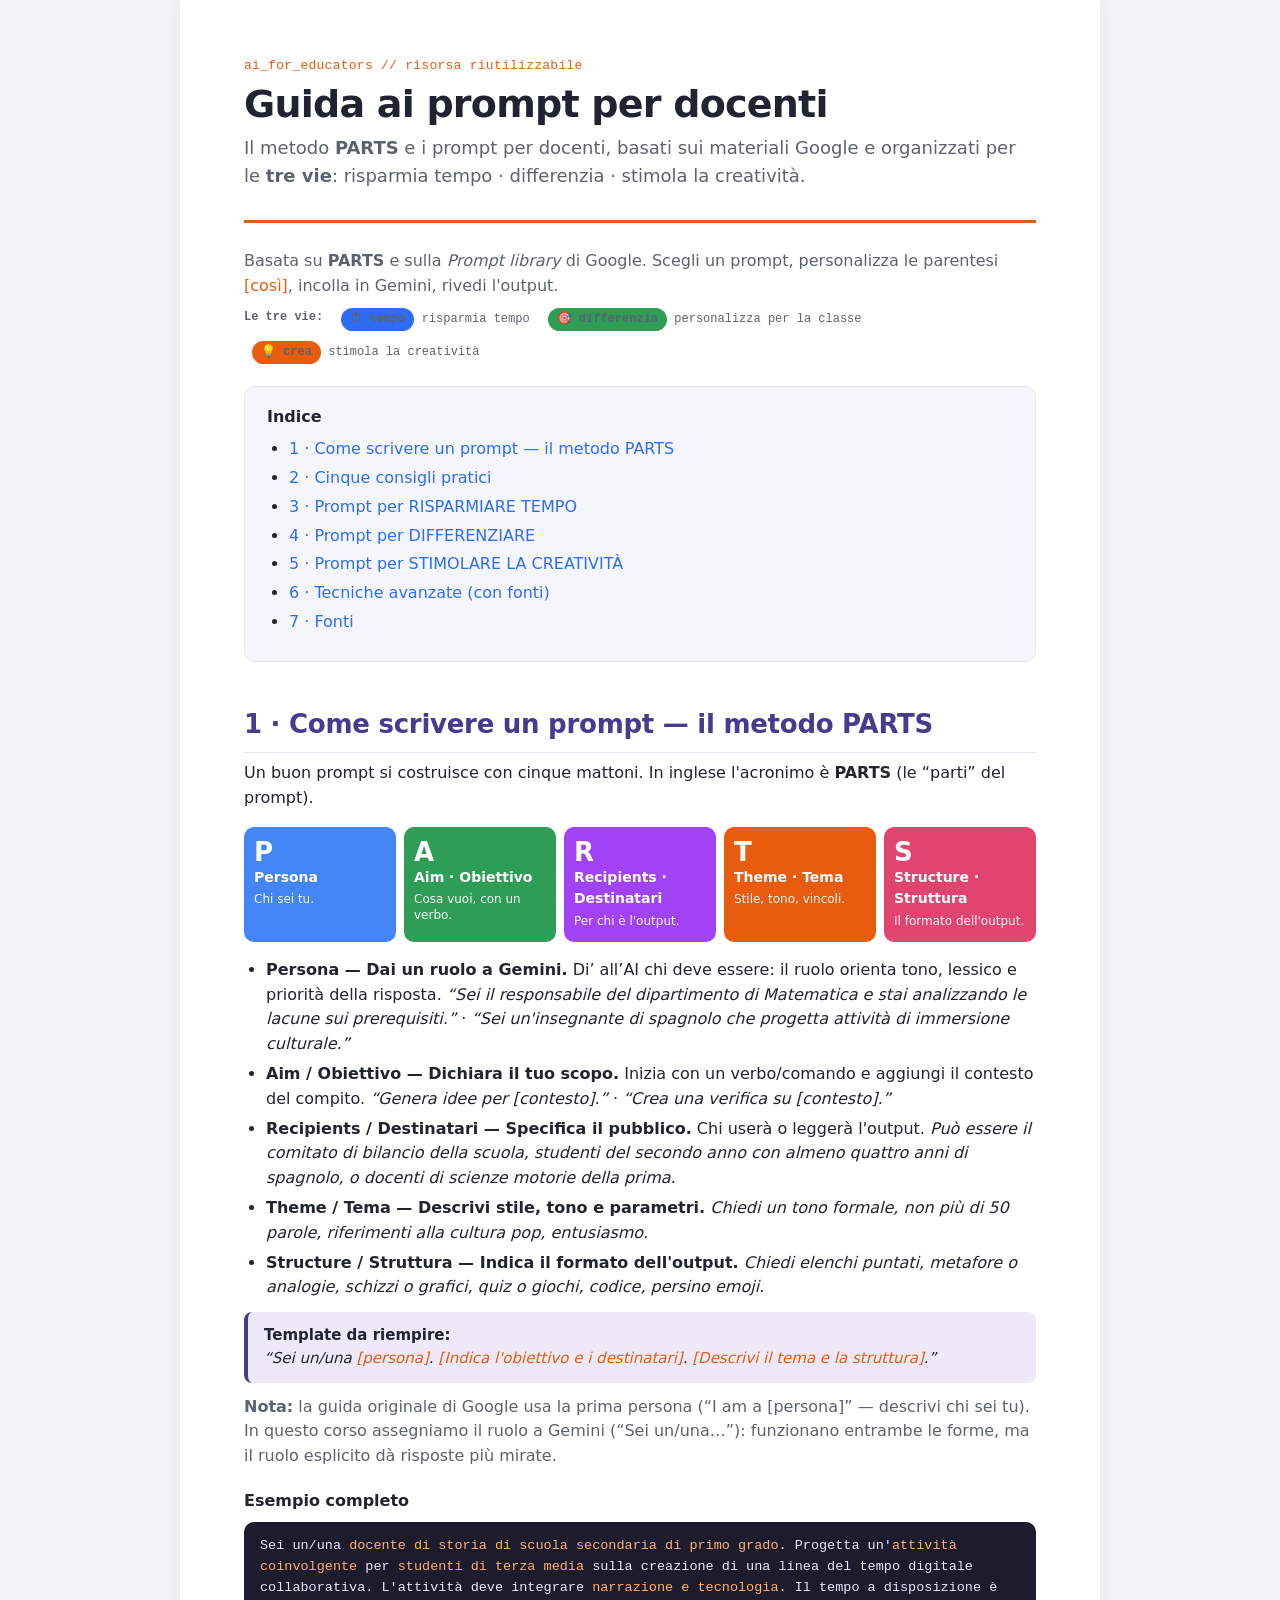
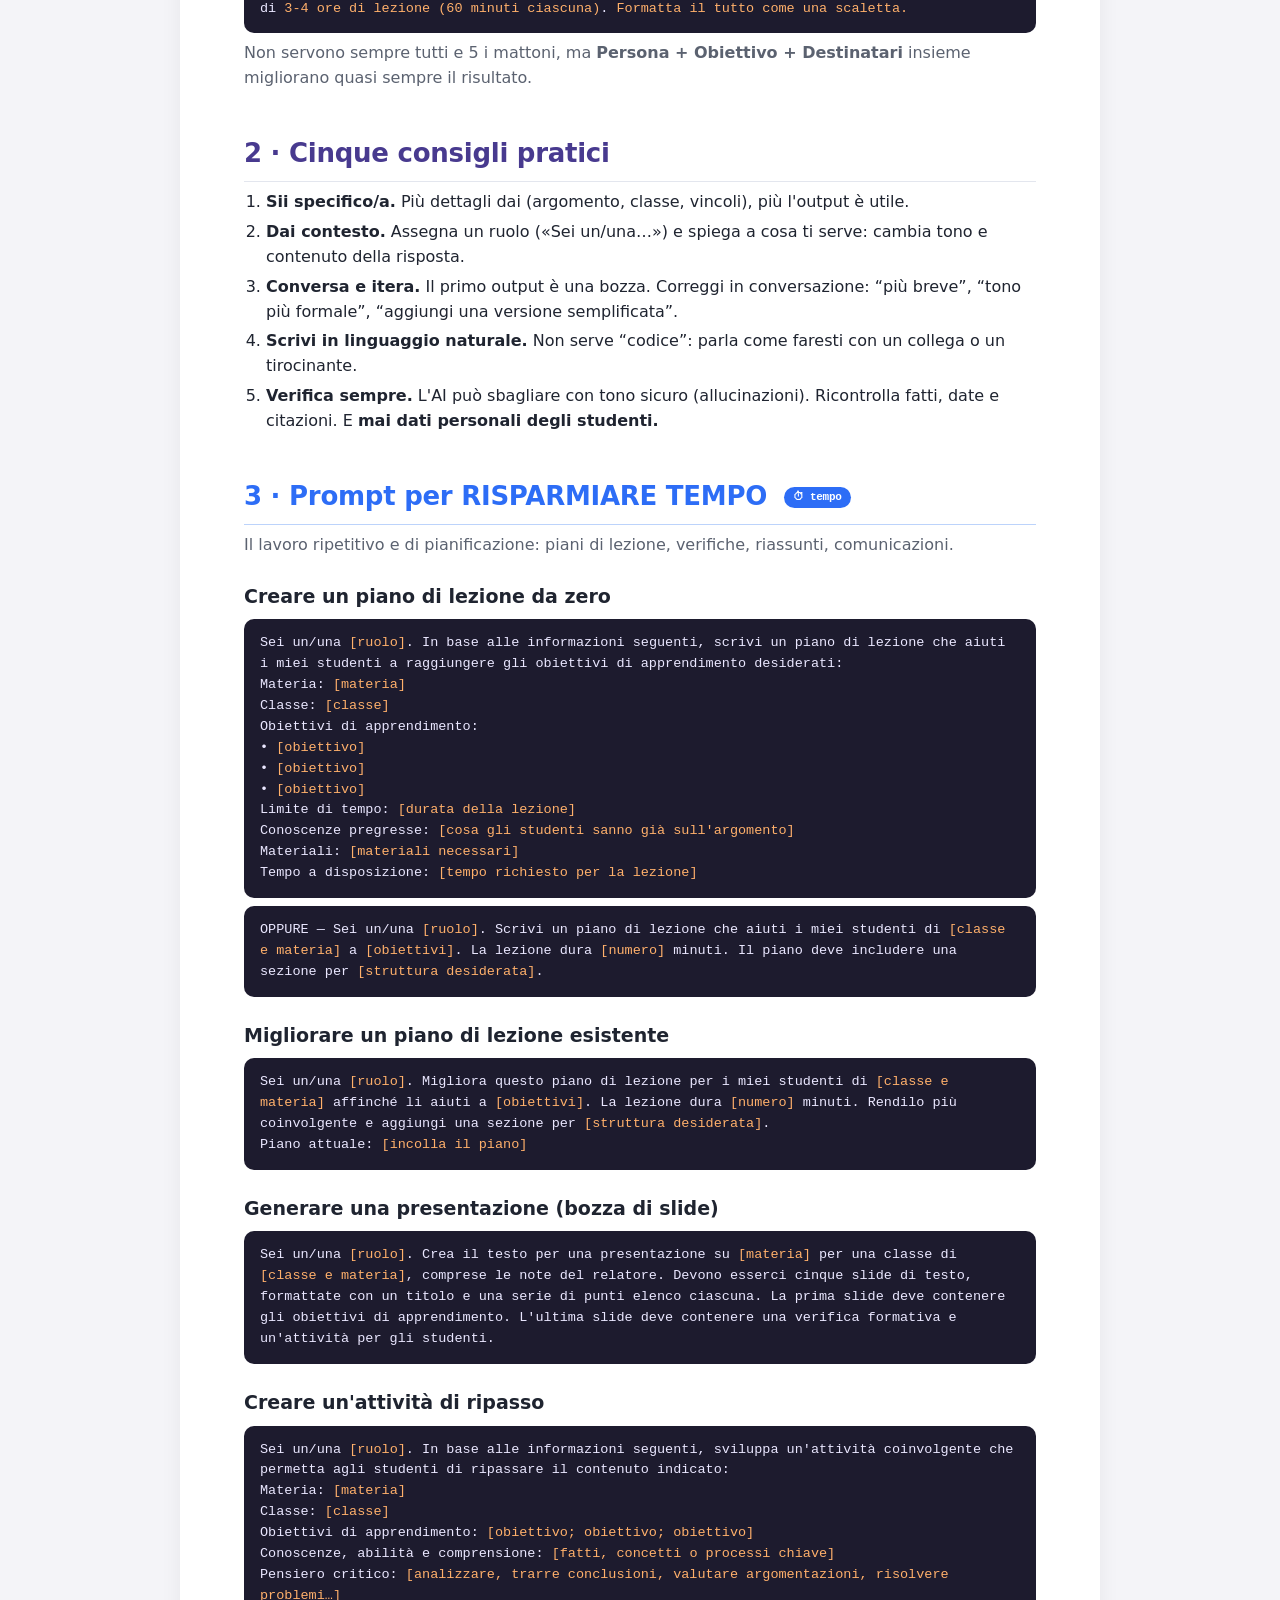
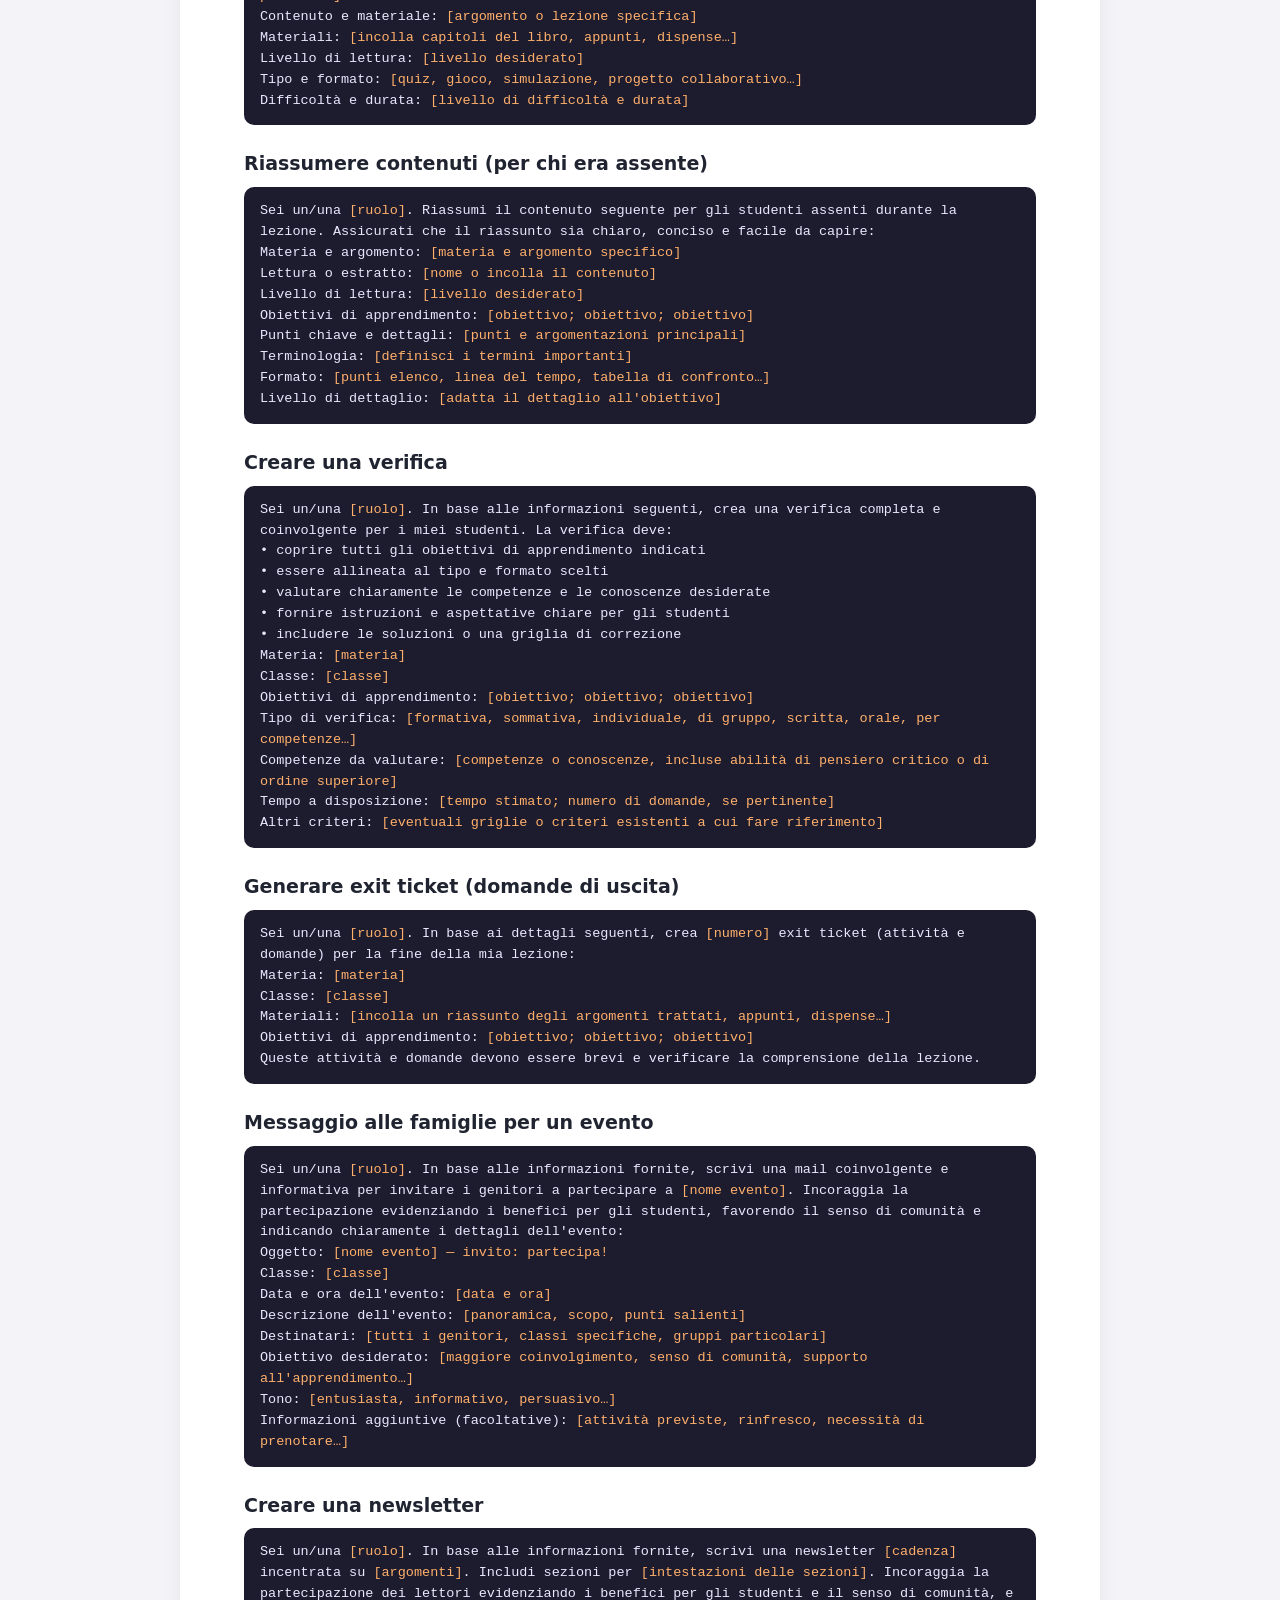
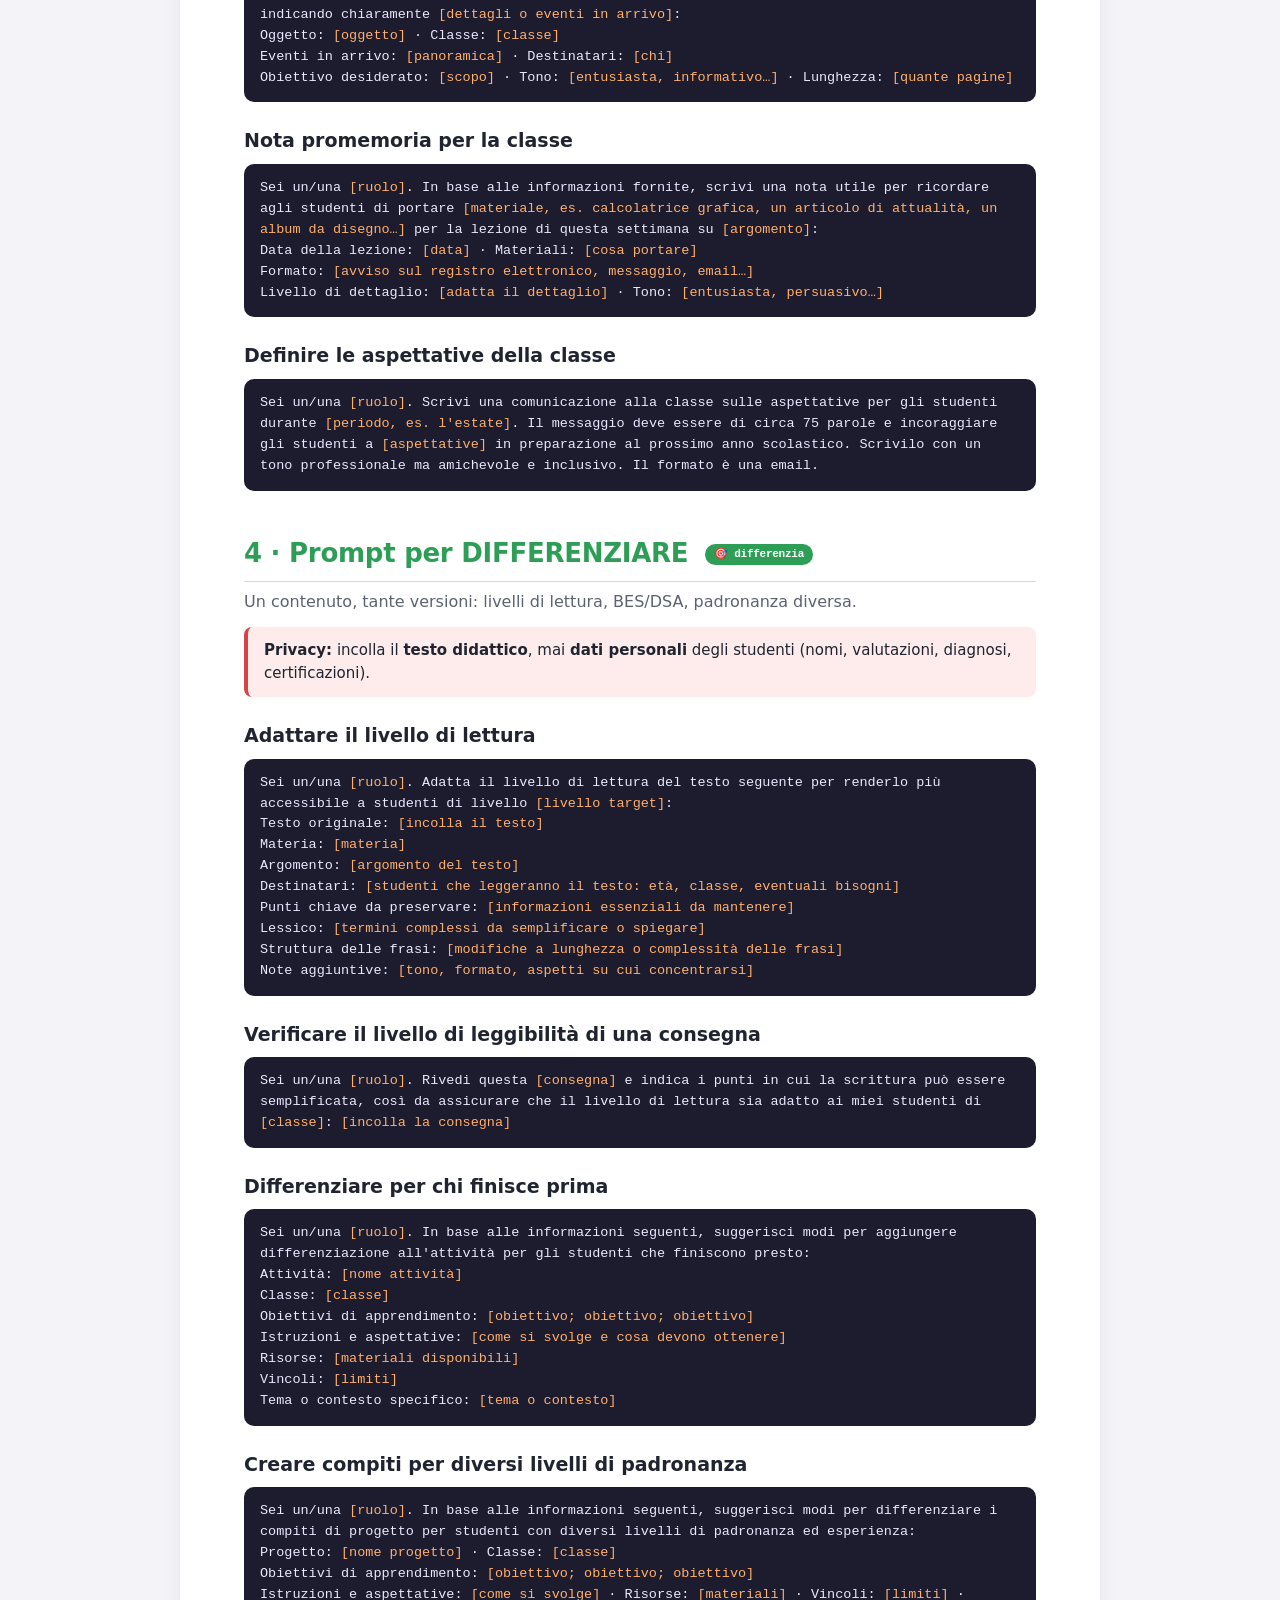
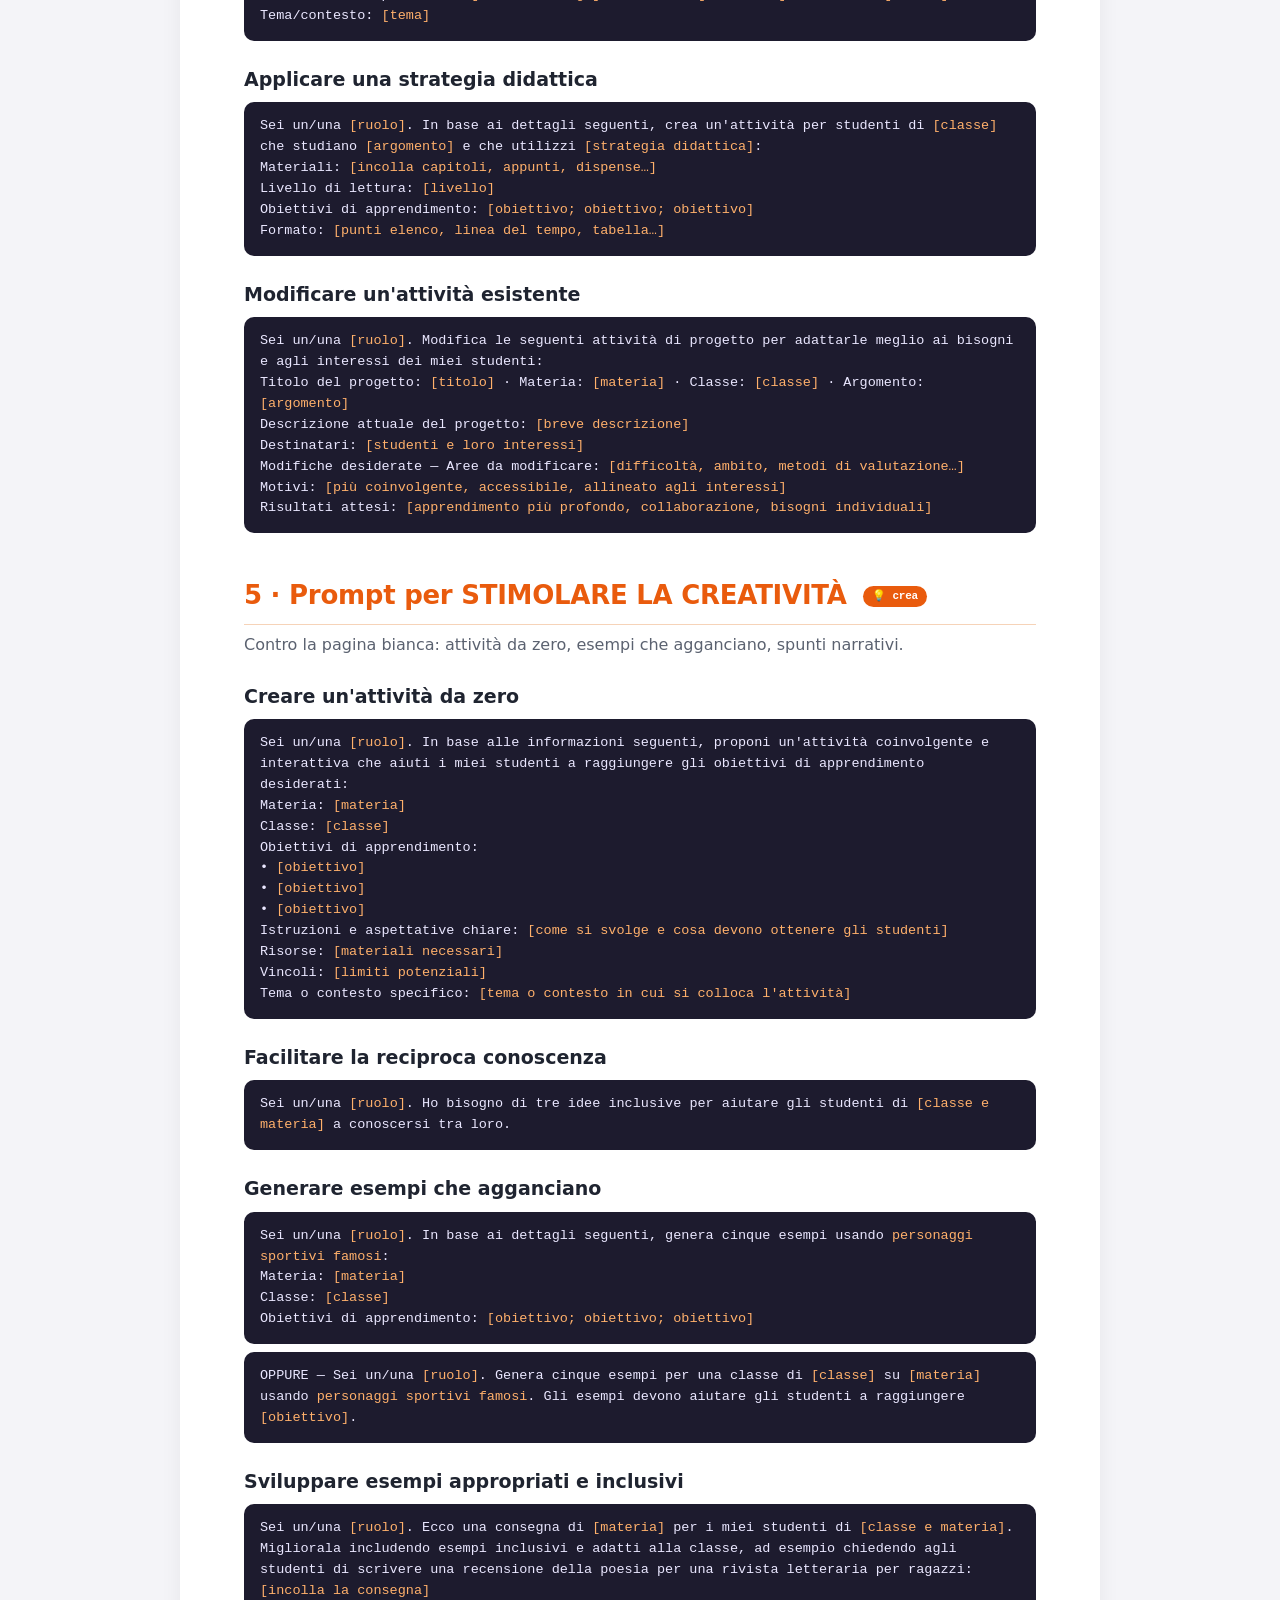
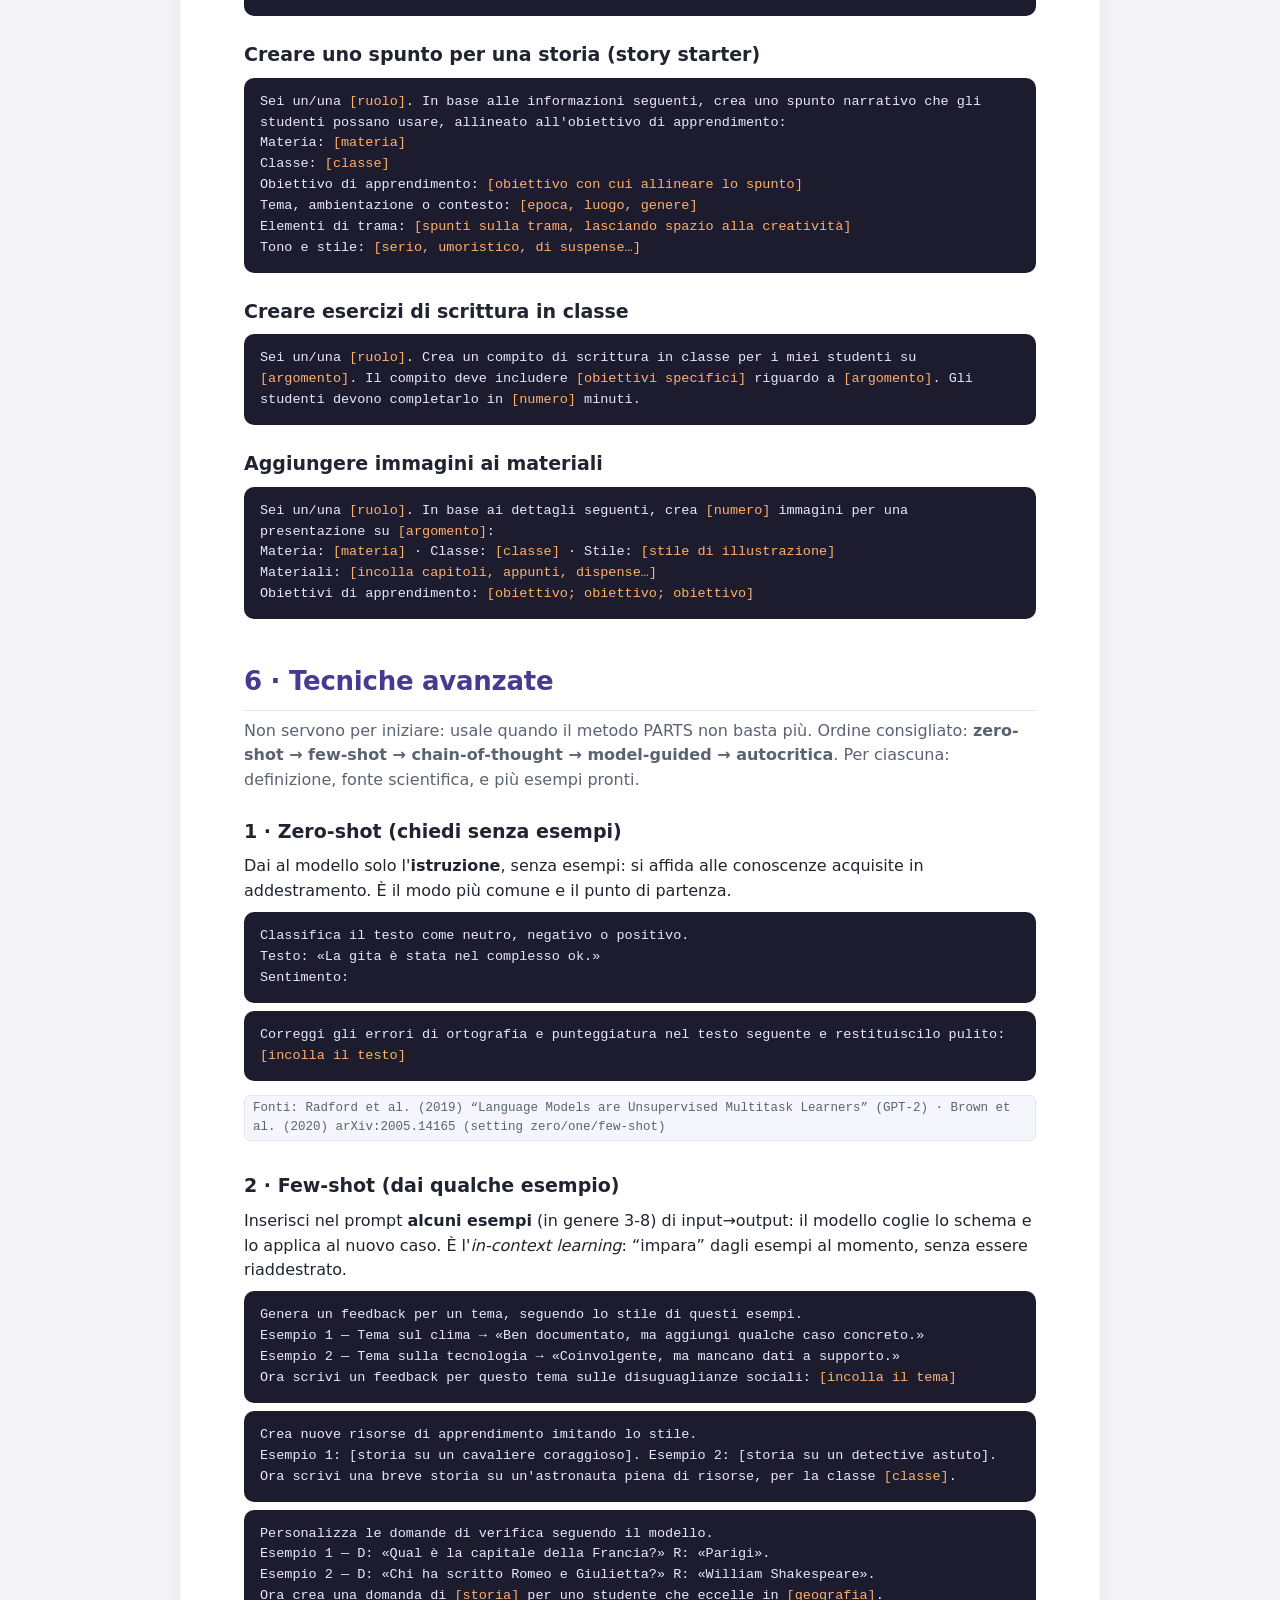
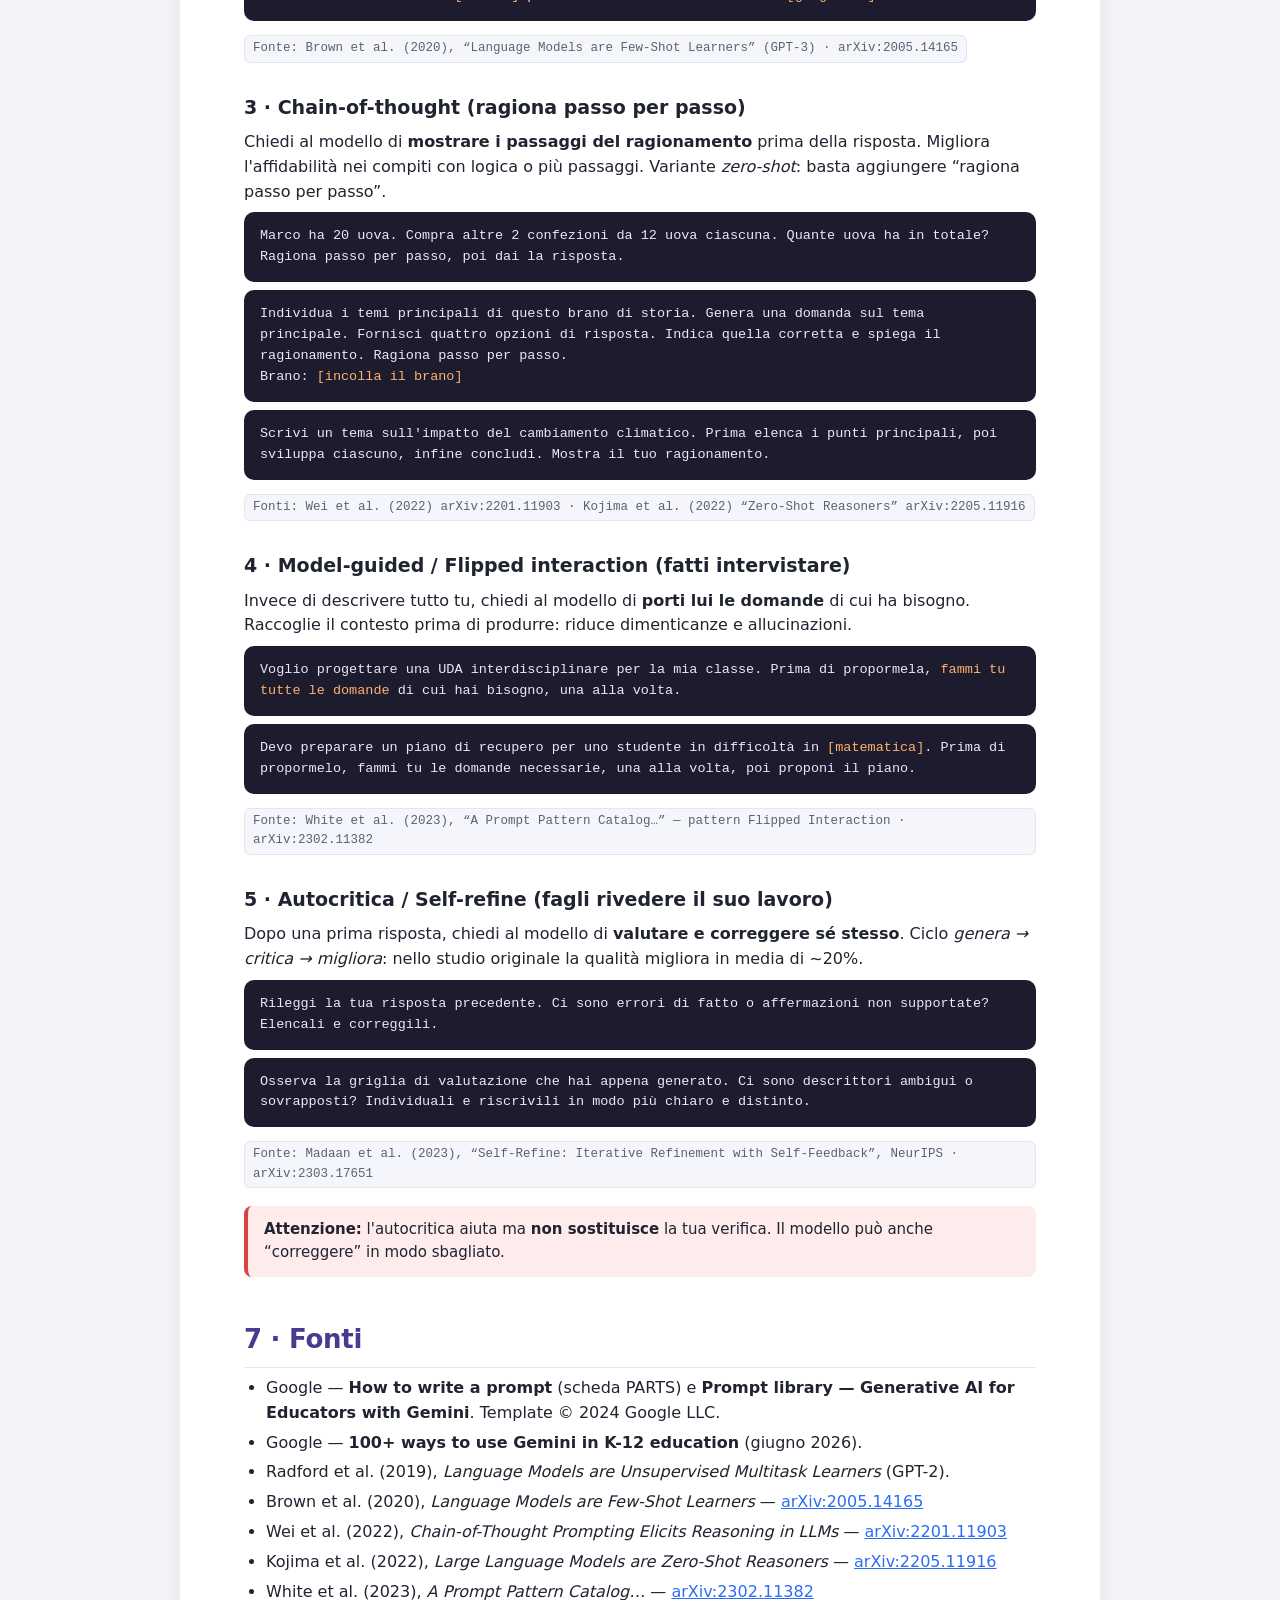
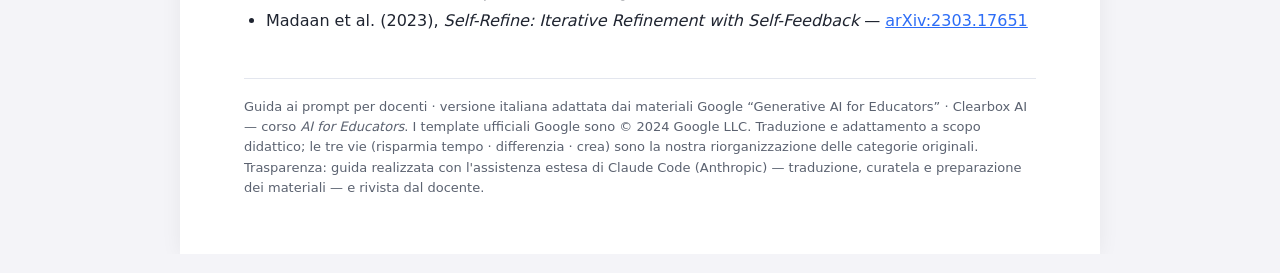
<file: web/guida-prompt.html>
<!doctype html>
<html lang="it">
<!--
  ═══ NOTE FOR THE DESIGN / CONVERSION PASS (Claude: read this first) ═══
  • This is NOT a slide deck: it is a one-page REFERENCE DOCUMENT (prompt guide) for teachers.
    → Convert to an A4 print-friendly document (or styled PDF/doc), NOT to pptx slides.
  • Structure to preserve: the PARTS method intro → the "tre vie" legend (tempo / differenzia / crea)
    → numbered sections of prompt templates by category.
  • Every <div class="prompt"> is a copy-paste TEMPLATE: keep the text VERBATIM, including the
    orange [placeholders] (<span class="v">) — teachers fill those in. Do not paraphrase prompts.
  • Personas are assigned to Gemini («Sei un/una [ruolo]…») — never rewrite to first person.
  • Keep all attributions/footer (Google "Generative AI for Educators", Prompt library, Clearbox AI).
  ═══════════════════════════════════════════════════════════════════════
-->
<head>
<meta charset="utf-8">
<meta name="viewport" content="width=device-width,initial-scale=1">
<title>Guida ai prompt per docenti — Gemini (versione italiana)</title>
<style>
  :root{--ink:#1f2430;--soft:#5b6270;--line:#e3e6ee;--accent:#483a8f;--accent2:#e95b0d;--blue:#2d6df6;--green:#2e9e57;--code:#1d1b2e;
    --sans:'Segoe UI',system-ui,-apple-system,Roboto,Helvetica,Arial,sans-serif;--mono:'JetBrains Mono',ui-monospace,Menlo,Consolas,monospace;}
  *{box-sizing:border-box;margin:0;padding:0}
  body{font-family:var(--sans);color:var(--ink);line-height:1.55;background:#f4f4f8}
  .page{max-width:920px;margin:0 auto;background:#fff;padding:56px 64px;box-shadow:0 2px 20px rgba(0,0,0,.06)}
  header{border-bottom:3px solid var(--accent2);padding-bottom:22px;margin-bottom:26px}
  .ey{font-family:var(--mono);font-size:13px;color:var(--accent2);letter-spacing:.02em}
  h1{font-size:38px;line-height:1.1;margin:8px 0 6px;letter-spacing:-.02em}
  .lead{font-size:18px;color:var(--soft)}
  h2{font-size:26px;margin:42px 0 6px;color:var(--accent);letter-spacing:-.01em;border-bottom:1px solid var(--line);padding-bottom:8px}
  h2.tempo{color:#2d6df6;border-color:#bcd3fb}h2.diff{color:#2e9e57;border-color:#bfe6cd}h2.crea{color:#e95b0d;border-color:#f6d3b8}
  h3{font-size:19px;margin:24px 0 2px}
  h4{font-size:16px;margin:20px 0 6px;color:var(--ink)}
  p{font-size:16px;margin:8px 0}
  ul,ol{margin:8px 0 8px 22px}li{font-size:16px;margin:5px 0}
  .muted{color:var(--soft)}
  .via{display:inline-block;font-family:var(--mono);font-size:11px;font-weight:700;padding:2px 9px;border-radius:999px;color:#fff;vertical-align:middle;margin-left:8px}
  .via.t{background:#2d6df6}.via.d{background:#2e9e57}.via.c{background:#e95b0d}
  .gcat{font-family:var(--mono);font-size:12px;color:var(--soft);margin:2px 0 4px}
  .parts{display:grid;grid-template-columns:repeat(5,1fr);gap:8px;margin:16px 0}
  .part{border-radius:10px;padding:12px 10px;color:#fff}
  .part .L{font-size:26px;font-weight:800;line-height:1}.part .n{font-weight:700;font-size:14px;margin-top:2px}.part .d{font-size:12px;opacity:.95;margin-top:4px;line-height:1.3}
  .part.p{background:#4285f4}.part.a{background:#2e9e57}.part.r{background:#a142f4}.part.t{background:#e95b0d}.part.s{background:#e0446f}
  .prompt{background:var(--code);color:#eae7ff;border-radius:10px;padding:14px 16px;font-family:var(--mono);font-size:13.5px;line-height:1.55;white-space:pre-wrap;margin:8px 0}
  .prompt .v{color:#ffb06b}
  .tip{background:#eee9f8;border-left:4px solid var(--accent);padding:12px 16px;border-radius:8px;margin:12px 0;font-size:15px}
  .warn{background:#fdeceb;border-left:4px solid #d64545;padding:12px 16px;border-radius:8px;margin:12px 0;font-size:15px}
  .cite{font-family:var(--mono);font-size:12.5px;color:var(--soft);background:#f5f6fb;border:1px solid var(--line);border-radius:6px;padding:3px 8px;display:inline-block;margin:6px 0}
  a{color:var(--blue)}
  .toc{background:#f5f6fb;border:1px solid var(--line);border-radius:10px;padding:18px 22px;margin:22px 0}
  .toc a{text-decoration:none}.toc li{margin:4px 0}
  .legenda{display:flex;gap:10px;flex-wrap:wrap;margin:10px 0 0}
  .legenda span{font-family:var(--mono);font-size:12px;color:var(--soft)}
  footer{margin-top:44px;padding-top:18px;border-top:1px solid var(--line);font-size:13px;color:var(--soft)}
  @media print{body{background:#fff}.page{box-shadow:none;max-width:none;padding:0}}
</style>
</head>
<body>
<div class="page">
<header>
  <div class="ey">ai_for_educators // risorsa riutilizzabile</div>
  <h1>Guida ai prompt per docenti</h1>
  <p class="lead">Il metodo <b>PARTS</b> e i prompt per docenti, basati sui materiali Google e organizzati per le <b>tre vie</b>: risparmia tempo · differenzia · stimola la creatività.</p>
</header>

<p class="muted">Basata su <b>PARTS</b> e sulla <i>Prompt library</i> di Google. Scegli un prompt, personalizza le parentesi <span style="color:#e95b0d">[così]</span>, incolla in Gemini, rivedi l'output.</p>
<div class="legenda">
  <span><b>Le tre vie:</b></span>
  <span><span class="via t">⏱ tempo</span> risparmia tempo</span>
  <span><span class="via d">🎯 differenzia</span> personalizza per la classe</span>
  <span><span class="via c">💡 crea</span> stimola la creatività</span>
</div>

<div class="toc">
  <b>Indice</b>
  <ul>
    <li><a href="#parts">1 · Come scrivere un prompt — il metodo PARTS</a></li>
    <li><a href="#consigli">2 · Cinque consigli pratici</a></li>
    <li><a href="#tempo">3 · Prompt per RISPARMIARE TEMPO</a></li>
    <li><a href="#diff">4 · Prompt per DIFFERENZIARE</a></li>
    <li><a href="#crea">5 · Prompt per STIMOLARE LA CREATIVITÀ</a></li>
    <li><a href="#avanzate">6 · Tecniche avanzate (con fonti)</a></li>
    <li><a href="#fonti">7 · Fonti</a></li>
  </ul>
</div>

<!-- ===================== PARTS ===================== -->
<h2 id="parts">1 · Come scrivere un prompt — il metodo PARTS</h2>
<p>Un buon prompt si costruisce con cinque mattoni. In inglese l'acronimo è <b>PARTS</b> (le “parti” del prompt).</p>
<div class="parts">
  <div class="part p"><div class="L">P</div><div class="n">Persona</div><div class="d">Chi sei tu.</div></div>
  <div class="part a"><div class="L">A</div><div class="n">Aim · Obiettivo</div><div class="d">Cosa vuoi, con un verbo.</div></div>
  <div class="part r"><div class="L">R</div><div class="n">Recipients · Destinatari</div><div class="d">Per chi è l'output.</div></div>
  <div class="part t"><div class="L">T</div><div class="n">Theme · Tema</div><div class="d">Stile, tono, vincoli.</div></div>
  <div class="part s"><div class="L">S</div><div class="n">Structure · Struttura</div><div class="d">Il formato dell'output.</div></div>
</div>
<ul>
  <li><b>Persona — Dai un ruolo a Gemini.</b> Di’ all’AI chi deve essere: il ruolo orienta tono, lessico e priorità della risposta. <i>“Sei il responsabile del dipartimento di Matematica e stai analizzando le lacune sui prerequisiti.”</i> · <i>“Sei un'insegnante di spagnolo che progetta attività di immersione culturale.”</i></li>
  <li><b>Aim / Obiettivo — Dichiara il tuo scopo.</b> Inizia con un verbo/comando e aggiungi il contesto del compito. <i>“Genera idee per [contesto].”</i> · <i>“Crea una verifica su [contesto].”</i></li>
  <li><b>Recipients / Destinatari — Specifica il pubblico.</b> Chi userà o leggerà l'output. <i>Può essere il comitato di bilancio della scuola, studenti del secondo anno con almeno quattro anni di spagnolo, o docenti di scienze motorie della prima.</i></li>
  <li><b>Theme / Tema — Descrivi stile, tono e parametri.</b> <i>Chiedi un tono formale, non più di 50 parole, riferimenti alla cultura pop, entusiasmo.</i></li>
  <li><b>Structure / Struttura — Indica il formato dell'output.</b> <i>Chiedi elenchi puntati, metafore o analogie, schizzi o grafici, quiz o giochi, codice, persino emoji.</i></li>
</ul>
<div class="tip"><b>Template da riempire:</b><br>
<i>“Sei un/una <span style="color:#e95b0d">[persona]</span>. <span style="color:#e95b0d">[Indica l'obiettivo e i destinatari]</span>. <span style="color:#e95b0d">[Descrivi il tema e la struttura]</span>.”</i></div>
<p class="muted"><b>Nota:</b> la guida originale di Google usa la prima persona (“I am a [persona]” — descrivi chi sei tu). In questo corso assegniamo il ruolo a Gemini (“Sei un/una…”): funzionano entrambe le forme, ma il ruolo esplicito dà risposte più mirate.</p>
<h4>Esempio completo</h4>
<div class="prompt">Sei un/una <span class="v">docente di storia di scuola secondaria di primo grado</span>. Progetta un'<span class="v">attività coinvolgente</span> per <span class="v">studenti di terza media</span> sulla creazione di una linea del tempo digitale collaborativa. L'attività deve integrare <span class="v">narrazione e tecnologia</span>. Il tempo a disposizione è di <span class="v">3-4 ore di lezione (60 minuti ciascuna)</span>. <span class="v">Formatta il tutto come una scaletta.</span></div>
<p class="muted">Non servono sempre tutti e 5 i mattoni, ma <b>Persona + Obiettivo + Destinatari</b> insieme migliorano quasi sempre il risultato.</p>

<!-- ===================== CONSIGLI ===================== -->
<h2 id="consigli">2 · Cinque consigli pratici</h2>
<ol>
  <li><b>Sii specifico/a.</b> Più dettagli dai (argomento, classe, vincoli), più l'output è utile.</li>
  <li><b>Dai contesto.</b> Assegna un ruolo («Sei un/una…») e spiega a cosa ti serve: cambia tono e contenuto della risposta.</li>
  <li><b>Conversa e itera.</b> Il primo output è una bozza. Correggi in conversazione: “più breve”, “tono più formale”, “aggiungi una versione semplificata”.</li>
  <li><b>Scrivi in linguaggio naturale.</b> Non serve “codice”: parla come faresti con un collega o un tirocinante.</li>
  <li><b>Verifica sempre.</b> L'AI può sbagliare con tono sicuro (allucinazioni). Ricontrolla fatti, date e citazioni. E <b>mai dati personali degli studenti.</b></li>
</ol>

<!-- ===================== TEMPO ===================== -->
<h2 id="tempo" class="tempo">3 · Prompt per RISPARMIARE TEMPO <span class="via t">⏱ tempo</span></h2>
<p class="muted">Il lavoro ripetitivo e di pianificazione: piani di lezione, verifiche, riassunti, comunicazioni.</p>

<h3>Creare un piano di lezione da zero</h3>
<div class="prompt">Sei un/una <span class="v">[ruolo]</span>. In base alle informazioni seguenti, scrivi un piano di lezione che aiuti i miei studenti a raggiungere gli obiettivi di apprendimento desiderati:
Materia: <span class="v">[materia]</span>
Classe: <span class="v">[classe]</span>
Obiettivi di apprendimento:
• <span class="v">[obiettivo]</span>
• <span class="v">[obiettivo]</span>
• <span class="v">[obiettivo]</span>
Limite di tempo: <span class="v">[durata della lezione]</span>
Conoscenze pregresse: <span class="v">[cosa gli studenti sanno già sull'argomento]</span>
Materiali: <span class="v">[materiali necessari]</span>
Tempo a disposizione: <span class="v">[tempo richiesto per la lezione]</span></div>
<div class="prompt">OPPURE — Sei un/una <span class="v">[ruolo]</span>. Scrivi un piano di lezione che aiuti i miei studenti di <span class="v">[classe e materia]</span> a <span class="v">[obiettivi]</span>. La lezione dura <span class="v">[numero]</span> minuti. Il piano deve includere una sezione per <span class="v">[struttura desiderata]</span>.</div>

<h3>Migliorare un piano di lezione esistente</h3>
<div class="prompt">Sei un/una <span class="v">[ruolo]</span>. Migliora questo piano di lezione per i miei studenti di <span class="v">[classe e materia]</span> affinché li aiuti a <span class="v">[obiettivi]</span>. La lezione dura <span class="v">[numero]</span> minuti. Rendilo più coinvolgente e aggiungi una sezione per <span class="v">[struttura desiderata]</span>.
Piano attuale: <span class="v">[incolla il piano]</span></div>

<h3>Generare una presentazione (bozza di slide)</h3>
<div class="prompt">Sei un/una <span class="v">[ruolo]</span>. Crea il testo per una presentazione su <span class="v">[materia]</span> per una classe di <span class="v">[classe e materia]</span>, comprese le note del relatore. Devono esserci cinque slide di testo, formattate con un titolo e una serie di punti elenco ciascuna. La prima slide deve contenere gli obiettivi di apprendimento. L'ultima slide deve contenere una verifica formativa e un'attività per gli studenti.</div>

<h3>Creare un'attività di ripasso</h3>
<div class="prompt">Sei un/una <span class="v">[ruolo]</span>. In base alle informazioni seguenti, sviluppa un'attività coinvolgente che permetta agli studenti di ripassare il contenuto indicato:
Materia: <span class="v">[materia]</span>
Classe: <span class="v">[classe]</span>
Obiettivi di apprendimento: <span class="v">[obiettivo; obiettivo; obiettivo]</span>
Conoscenze, abilità e comprensione: <span class="v">[fatti, concetti o processi chiave]</span>
Pensiero critico: <span class="v">[analizzare, trarre conclusioni, valutare argomentazioni, risolvere problemi…]</span>
Contenuto e materiale: <span class="v">[argomento o lezione specifica]</span>
Materiali: <span class="v">[incolla capitoli del libro, appunti, dispense…]</span>
Livello di lettura: <span class="v">[livello desiderato]</span>
Tipo e formato: <span class="v">[quiz, gioco, simulazione, progetto collaborativo…]</span>
Difficoltà e durata: <span class="v">[livello di difficoltà e durata]</span></div>

<h3>Riassumere contenuti (per chi era assente)</h3>
<div class="prompt">Sei un/una <span class="v">[ruolo]</span>. Riassumi il contenuto seguente per gli studenti assenti durante la lezione. Assicurati che il riassunto sia chiaro, conciso e facile da capire:
Materia e argomento: <span class="v">[materia e argomento specifico]</span>
Lettura o estratto: <span class="v">[nome o incolla il contenuto]</span>
Livello di lettura: <span class="v">[livello desiderato]</span>
Obiettivi di apprendimento: <span class="v">[obiettivo; obiettivo; obiettivo]</span>
Punti chiave e dettagli: <span class="v">[punti e argomentazioni principali]</span>
Terminologia: <span class="v">[definisci i termini importanti]</span>
Formato: <span class="v">[punti elenco, linea del tempo, tabella di confronto…]</span>
Livello di dettaglio: <span class="v">[adatta il dettaglio all'obiettivo]</span></div>

<h3>Creare una verifica</h3>
<div class="prompt">Sei un/una <span class="v">[ruolo]</span>. In base alle informazioni seguenti, crea una verifica completa e coinvolgente per i miei studenti. La verifica deve:
• coprire tutti gli obiettivi di apprendimento indicati
• essere allineata al tipo e formato scelti
• valutare chiaramente le competenze e le conoscenze desiderate
• fornire istruzioni e aspettative chiare per gli studenti
• includere le soluzioni o una griglia di correzione
Materia: <span class="v">[materia]</span>
Classe: <span class="v">[classe]</span>
Obiettivi di apprendimento: <span class="v">[obiettivo; obiettivo; obiettivo]</span>
Tipo di verifica: <span class="v">[formativa, sommativa, individuale, di gruppo, scritta, orale, per competenze…]</span>
Competenze da valutare: <span class="v">[competenze o conoscenze, incluse abilità di pensiero critico o di ordine superiore]</span>
Tempo a disposizione: <span class="v">[tempo stimato; numero di domande, se pertinente]</span>
Altri criteri: <span class="v">[eventuali griglie o criteri esistenti a cui fare riferimento]</span></div>

<h3>Generare exit ticket (domande di uscita)</h3>
<div class="prompt">Sei un/una <span class="v">[ruolo]</span>. In base ai dettagli seguenti, crea <span class="v">[numero]</span> exit ticket (attività e domande) per la fine della mia lezione:
Materia: <span class="v">[materia]</span>
Classe: <span class="v">[classe]</span>
Materiali: <span class="v">[incolla un riassunto degli argomenti trattati, appunti, dispense…]</span>
Obiettivi di apprendimento: <span class="v">[obiettivo; obiettivo; obiettivo]</span>
Queste attività e domande devono essere brevi e verificare la comprensione della lezione.</div>

<h3>Messaggio alle famiglie per un evento</h3>
<div class="prompt">Sei un/una <span class="v">[ruolo]</span>. In base alle informazioni fornite, scrivi una mail coinvolgente e informativa per invitare i genitori a partecipare a <span class="v">[nome evento]</span>. Incoraggia la partecipazione evidenziando i benefici per gli studenti, favorendo il senso di comunità e indicando chiaramente i dettagli dell'evento:
Oggetto: <span class="v">[nome evento] — invito: partecipa!</span>
Classe: <span class="v">[classe]</span>
Data e ora dell'evento: <span class="v">[data e ora]</span>
Descrizione dell'evento: <span class="v">[panoramica, scopo, punti salienti]</span>
Destinatari: <span class="v">[tutti i genitori, classi specifiche, gruppi particolari]</span>
Obiettivo desiderato: <span class="v">[maggiore coinvolgimento, senso di comunità, supporto all'apprendimento…]</span>
Tono: <span class="v">[entusiasta, informativo, persuasivo…]</span>
Informazioni aggiuntive (facoltative): <span class="v">[attività previste, rinfresco, necessità di prenotare…]</span></div>

<h3>Creare una newsletter</h3>
<div class="prompt">Sei un/una <span class="v">[ruolo]</span>. In base alle informazioni fornite, scrivi una newsletter <span class="v">[cadenza]</span> incentrata su <span class="v">[argomenti]</span>. Includi sezioni per <span class="v">[intestazioni delle sezioni]</span>. Incoraggia la partecipazione dei lettori evidenziando i benefici per gli studenti e il senso di comunità, e indicando chiaramente <span class="v">[dettagli o eventi in arrivo]</span>:
Oggetto: <span class="v">[oggetto]</span> · Classe: <span class="v">[classe]</span>
Eventi in arrivo: <span class="v">[panoramica]</span> · Destinatari: <span class="v">[chi]</span>
Obiettivo desiderato: <span class="v">[scopo]</span> · Tono: <span class="v">[entusiasta, informativo…]</span> · Lunghezza: <span class="v">[quante pagine]</span></div>

<h3>Nota promemoria per la classe</h3>
<div class="prompt">Sei un/una <span class="v">[ruolo]</span>. In base alle informazioni fornite, scrivi una nota utile per ricordare agli studenti di portare <span class="v">[materiale, es. calcolatrice grafica, un articolo di attualità, un album da disegno…]</span> per la lezione di questa settimana su <span class="v">[argomento]</span>:
Data della lezione: <span class="v">[data]</span> · Materiali: <span class="v">[cosa portare]</span>
Formato: <span class="v">[avviso sul registro elettronico, messaggio, email…]</span>
Livello di dettaglio: <span class="v">[adatta il dettaglio]</span> · Tono: <span class="v">[entusiasta, persuasivo…]</span></div>

<h3>Definire le aspettative della classe</h3>
<div class="prompt">Sei un/una <span class="v">[ruolo]</span>. Scrivi una comunicazione alla classe sulle aspettative per gli studenti durante <span class="v">[periodo, es. l'estate]</span>. Il messaggio deve essere di circa 75 parole e incoraggiare gli studenti a <span class="v">[aspettative]</span> in preparazione al prossimo anno scolastico. Scrivilo con un tono professionale ma amichevole e inclusivo. Il formato è una email.</div>

<!-- ===================== DIFFERENZIA ===================== -->
<h2 id="diff" class="diff">4 · Prompt per DIFFERENZIARE <span class="via d">🎯 differenzia</span></h2>
<p class="muted">Un contenuto, tante versioni: livelli di lettura, BES/DSA, padronanza diversa.</p>
<div class="warn"><b>Privacy:</b> incolla il <b>testo didattico</b>, mai <b>dati personali</b> degli studenti (nomi, valutazioni, diagnosi, certificazioni).</div>

<h3>Adattare il livello di lettura</h3>
<div class="prompt">Sei un/una <span class="v">[ruolo]</span>. Adatta il livello di lettura del testo seguente per renderlo più accessibile a studenti di livello <span class="v">[livello target]</span>:
Testo originale: <span class="v">[incolla il testo]</span>
Materia: <span class="v">[materia]</span>
Argomento: <span class="v">[argomento del testo]</span>
Destinatari: <span class="v">[studenti che leggeranno il testo: età, classe, eventuali bisogni]</span>
Punti chiave da preservare: <span class="v">[informazioni essenziali da mantenere]</span>
Lessico: <span class="v">[termini complessi da semplificare o spiegare]</span>
Struttura delle frasi: <span class="v">[modifiche a lunghezza o complessità delle frasi]</span>
Note aggiuntive: <span class="v">[tono, formato, aspetti su cui concentrarsi]</span></div>

<h3>Verificare il livello di leggibilità di una consegna</h3>
<div class="prompt">Sei un/una <span class="v">[ruolo]</span>. Rivedi questa <span class="v">[consegna]</span> e indica i punti in cui la scrittura può essere semplificata, così da assicurare che il livello di lettura sia adatto ai miei studenti di <span class="v">[classe]</span>: <span class="v">[incolla la consegna]</span></div>

<h3>Differenziare per chi finisce prima</h3>
<div class="prompt">Sei un/una <span class="v">[ruolo]</span>. In base alle informazioni seguenti, suggerisci modi per aggiungere differenziazione all'attività per gli studenti che finiscono presto:
Attività: <span class="v">[nome attività]</span>
Classe: <span class="v">[classe]</span>
Obiettivi di apprendimento: <span class="v">[obiettivo; obiettivo; obiettivo]</span>
Istruzioni e aspettative: <span class="v">[come si svolge e cosa devono ottenere]</span>
Risorse: <span class="v">[materiali disponibili]</span>
Vincoli: <span class="v">[limiti]</span>
Tema o contesto specifico: <span class="v">[tema o contesto]</span></div>

<h3>Creare compiti per diversi livelli di padronanza</h3>
<div class="prompt">Sei un/una <span class="v">[ruolo]</span>. In base alle informazioni seguenti, suggerisci modi per differenziare i compiti di progetto per studenti con diversi livelli di padronanza ed esperienza:
Progetto: <span class="v">[nome progetto]</span> · Classe: <span class="v">[classe]</span>
Obiettivi di apprendimento: <span class="v">[obiettivo; obiettivo; obiettivo]</span>
Istruzioni e aspettative: <span class="v">[come si svolge]</span> · Risorse: <span class="v">[materiali]</span> · Vincoli: <span class="v">[limiti]</span> · Tema/contesto: <span class="v">[tema]</span></div>

<h3>Applicare una strategia didattica</h3>
<div class="prompt">Sei un/una <span class="v">[ruolo]</span>. In base ai dettagli seguenti, crea un'attività per studenti di <span class="v">[classe]</span> che studiano <span class="v">[argomento]</span> e che utilizzi <span class="v">[strategia didattica]</span>:
Materiali: <span class="v">[incolla capitoli, appunti, dispense…]</span>
Livello di lettura: <span class="v">[livello]</span>
Obiettivi di apprendimento: <span class="v">[obiettivo; obiettivo; obiettivo]</span>
Formato: <span class="v">[punti elenco, linea del tempo, tabella…]</span></div>

<h3>Modificare un'attività esistente</h3>
<div class="prompt">Sei un/una <span class="v">[ruolo]</span>. Modifica le seguenti attività di progetto per adattarle meglio ai bisogni e agli interessi dei miei studenti:
Titolo del progetto: <span class="v">[titolo]</span> · Materia: <span class="v">[materia]</span> · Classe: <span class="v">[classe]</span> · Argomento: <span class="v">[argomento]</span>
Descrizione attuale del progetto: <span class="v">[breve descrizione]</span>
Destinatari: <span class="v">[studenti e loro interessi]</span>
Modifiche desiderate — Aree da modificare: <span class="v">[difficoltà, ambito, metodi di valutazione…]</span>
Motivi: <span class="v">[più coinvolgente, accessibile, allineato agli interessi]</span>
Risultati attesi: <span class="v">[apprendimento più profondo, collaborazione, bisogni individuali]</span></div>

<!-- ===================== CREA ===================== -->
<h2 id="crea" class="crea">5 · Prompt per STIMOLARE LA CREATIVITÀ <span class="via c">💡 crea</span></h2>
<p class="muted">Contro la pagina bianca: attività da zero, esempi che agganciano, spunti narrativi.</p>

<h3>Creare un'attività da zero</h3>
<div class="prompt">Sei un/una <span class="v">[ruolo]</span>. In base alle informazioni seguenti, proponi un'attività coinvolgente e interattiva che aiuti i miei studenti a raggiungere gli obiettivi di apprendimento desiderati:
Materia: <span class="v">[materia]</span>
Classe: <span class="v">[classe]</span>
Obiettivi di apprendimento:
• <span class="v">[obiettivo]</span>
• <span class="v">[obiettivo]</span>
• <span class="v">[obiettivo]</span>
Istruzioni e aspettative chiare: <span class="v">[come si svolge e cosa devono ottenere gli studenti]</span>
Risorse: <span class="v">[materiali necessari]</span>
Vincoli: <span class="v">[limiti potenziali]</span>
Tema o contesto specifico: <span class="v">[tema o contesto in cui si colloca l'attività]</span></div>

<h3>Facilitare la reciproca conoscenza</h3>
<div class="prompt">Sei un/una <span class="v">[ruolo]</span>. Ho bisogno di tre idee inclusive per aiutare gli studenti di <span class="v">[classe e materia]</span> a conoscersi tra loro.</div>

<h3>Generare esempi che agganciano</h3>
<div class="prompt">Sei un/una <span class="v">[ruolo]</span>. In base ai dettagli seguenti, genera cinque esempi usando <span class="v">personaggi sportivi famosi</span>:
Materia: <span class="v">[materia]</span>
Classe: <span class="v">[classe]</span>
Obiettivi di apprendimento: <span class="v">[obiettivo; obiettivo; obiettivo]</span></div>
<div class="prompt">OPPURE — Sei un/una <span class="v">[ruolo]</span>. Genera cinque esempi per una classe di <span class="v">[classe]</span> su <span class="v">[materia]</span> usando <span class="v">personaggi sportivi famosi</span>. Gli esempi devono aiutare gli studenti a raggiungere <span class="v">[obiettivo]</span>.</div>

<h3>Sviluppare esempi appropriati e inclusivi</h3>
<div class="prompt">Sei un/una <span class="v">[ruolo]</span>. Ecco una consegna di <span class="v">[materia]</span> per i miei studenti di <span class="v">[classe e materia]</span>. Migliorala includendo esempi inclusivi e adatti alla classe, ad esempio chiedendo agli studenti di scrivere una recensione della poesia per una rivista letteraria per ragazzi: <span class="v">[incolla la consegna]</span></div>

<h3>Creare uno spunto per una storia (story starter)</h3>
<div class="prompt">Sei un/una <span class="v">[ruolo]</span>. In base alle informazioni seguenti, crea uno spunto narrativo che gli studenti possano usare, allineato all'obiettivo di apprendimento:
Materia: <span class="v">[materia]</span>
Classe: <span class="v">[classe]</span>
Obiettivo di apprendimento: <span class="v">[obiettivo con cui allineare lo spunto]</span>
Tema, ambientazione o contesto: <span class="v">[epoca, luogo, genere]</span>
Elementi di trama: <span class="v">[spunti sulla trama, lasciando spazio alla creatività]</span>
Tono e stile: <span class="v">[serio, umoristico, di suspense…]</span></div>

<h3>Creare esercizi di scrittura in classe</h3>
<div class="prompt">Sei un/una <span class="v">[ruolo]</span>. Crea un compito di scrittura in classe per i miei studenti su <span class="v">[argomento]</span>. Il compito deve includere <span class="v">[obiettivi specifici]</span> riguardo a <span class="v">[argomento]</span>. Gli studenti devono completarlo in <span class="v">[numero]</span> minuti.</div>

<h3>Aggiungere immagini ai materiali</h3>
<div class="prompt">Sei un/una <span class="v">[ruolo]</span>. In base ai dettagli seguenti, crea <span class="v">[numero]</span> immagini per una presentazione su <span class="v">[argomento]</span>:
Materia: <span class="v">[materia]</span> · Classe: <span class="v">[classe]</span> · Stile: <span class="v">[stile di illustrazione]</span>
Materiali: <span class="v">[incolla capitoli, appunti, dispense…]</span>
Obiettivi di apprendimento: <span class="v">[obiettivo; obiettivo; obiettivo]</span></div>

<!-- ===================== AVANZATE ===================== -->
<h2 id="avanzate">6 · Tecniche avanzate</h2>
<p class="muted">Non servono per iniziare: usale quando il metodo PARTS non basta più. Ordine consigliato: <b>zero-shot → few-shot → chain-of-thought → model-guided → autocritica</b>. Per ciascuna: definizione, fonte scientifica, e più esempi pronti.</p>

<h3>1 · Zero-shot (chiedi senza esempi)</h3>
<p>Dai al modello solo l'<b>istruzione</b>, senza esempi: si affida alle conoscenze acquisite in addestramento. È il modo più comune e il punto di partenza.</p>
<div class="prompt">Classifica il testo come neutro, negativo o positivo.
Testo: «La gita è stata nel complesso ok.»
Sentimento:</div>
<div class="prompt">Correggi gli errori di ortografia e punteggiatura nel testo seguente e restituiscilo pulito: <span class="v">[incolla il testo]</span></div>
<span class="cite">Fonti: Radford et al. (2019) “Language Models are Unsupervised Multitask Learners” (GPT-2) · Brown et al. (2020) arXiv:2005.14165 (setting zero/one/few-shot)</span>

<h3>2 · Few-shot (dai qualche esempio)</h3>
<p>Inserisci nel prompt <b>alcuni esempi</b> (in genere 3-8) di input→output: il modello coglie lo schema e lo applica al nuovo caso. È l'<i>in-context learning</i>: “impara” dagli esempi al momento, senza essere riaddestrato.</p>
<div class="prompt">Genera un feedback per un tema, seguendo lo stile di questi esempi.
Esempio 1 — Tema sul clima → «Ben documentato, ma aggiungi qualche caso concreto.»
Esempio 2 — Tema sulla tecnologia → «Coinvolgente, ma mancano dati a supporto.»
Ora scrivi un feedback per questo tema sulle disuguaglianze sociali: <span class="v">[incolla il tema]</span></div>
<div class="prompt">Crea nuove risorse di apprendimento imitando lo stile.
Esempio 1: [storia su un cavaliere coraggioso]. Esempio 2: [storia su un detective astuto].
Ora scrivi una breve storia su un'astronauta piena di risorse, per la classe <span class="v">[classe]</span>.</div>
<div class="prompt">Personalizza le domande di verifica seguendo il modello.
Esempio 1 — D: «Qual è la capitale della Francia?» R: «Parigi».
Esempio 2 — D: «Chi ha scritto Romeo e Giulietta?» R: «William Shakespeare».
Ora crea una domanda di <span class="v">[storia]</span> per uno studente che eccelle in <span class="v">[geografia]</span>.</div>
<span class="cite">Fonte: Brown et al. (2020), “Language Models are Few-Shot Learners” (GPT-3) · arXiv:2005.14165</span>

<h3>3 · Chain-of-thought (ragiona passo per passo)</h3>
<p>Chiedi al modello di <b>mostrare i passaggi del ragionamento</b> prima della risposta. Migliora l'affidabilità nei compiti con logica o più passaggi. Variante <i>zero-shot</i>: basta aggiungere “ragiona passo per passo”.</p>
<div class="prompt">Marco ha 20 uova. Compra altre 2 confezioni da 12 uova ciascuna. Quante uova ha in totale? Ragiona passo per passo, poi dai la risposta.</div>
<div class="prompt">Individua i temi principali di questo brano di storia. Genera una domanda sul tema principale. Fornisci quattro opzioni di risposta. Indica quella corretta e spiega il ragionamento. Ragiona passo per passo.
Brano: <span class="v">[incolla il brano]</span></div>
<div class="prompt">Scrivi un tema sull'impatto del cambiamento climatico. Prima elenca i punti principali, poi sviluppa ciascuno, infine concludi. Mostra il tuo ragionamento.</div>
<span class="cite">Fonti: Wei et al. (2022) arXiv:2201.11903 · Kojima et al. (2022) “Zero-Shot Reasoners” arXiv:2205.11916</span>

<h3>4 · Model-guided / Flipped interaction (fatti intervistare)</h3>
<p>Invece di descrivere tutto tu, chiedi al modello di <b>porti lui le domande</b> di cui ha bisogno. Raccoglie il contesto prima di produrre: riduce dimenticanze e allucinazioni.</p>
<div class="prompt">Voglio progettare una UDA interdisciplinare per la mia classe. Prima di propormela, <span class="v">fammi tu tutte le domande</span> di cui hai bisogno, una alla volta.</div>
<div class="prompt">Devo preparare un piano di recupero per uno studente in difficoltà in <span class="v">[matematica]</span>. Prima di propormelo, fammi tu le domande necessarie, una alla volta, poi proponi il piano.</div>
<span class="cite">Fonte: White et al. (2023), “A Prompt Pattern Catalog…” — pattern Flipped Interaction · arXiv:2302.11382</span>

<h3>5 · Autocritica / Self-refine (fagli rivedere il suo lavoro)</h3>
<p>Dopo una prima risposta, chiedi al modello di <b>valutare e correggere sé stesso</b>. Ciclo <i>genera → critica → migliora</i>: nello studio originale la qualità migliora in media di ~20%.</p>
<div class="prompt">Rileggi la tua risposta precedente. Ci sono errori di fatto o affermazioni non supportate? Elencali e correggili.</div>
<div class="prompt">Osserva la griglia di valutazione che hai appena generato. Ci sono descrittori ambigui o sovrapposti? Individuali e riscrivili in modo più chiaro e distinto.</div>
<span class="cite">Fonte: Madaan et al. (2023), “Self-Refine: Iterative Refinement with Self-Feedback”, NeurIPS · arXiv:2303.17651</span>
<div class="warn"><b>Attenzione:</b> l'autocritica aiuta ma <b>non sostituisce</b> la tua verifica. Il modello può anche “correggere” in modo sbagliato.</div>

<!-- ===================== FONTI ===================== -->
<h2 id="fonti">7 · Fonti</h2>
<ul>
  <li>Google — <b>How to write a prompt</b> (scheda PARTS) e <b>Prompt library — Generative AI for Educators with Gemini</b>. Template © 2024 Google LLC.</li>
  <li>Google — <b>100+ ways to use Gemini in K-12 education</b> (giugno 2026).</li>
  <li>Radford et al. (2019), <i>Language Models are Unsupervised Multitask Learners</i> (GPT-2).</li>
  <li>Brown et al. (2020), <i>Language Models are Few-Shot Learners</i> — <a href="https://arxiv.org/abs/2005.14165">arXiv:2005.14165</a></li>
  <li>Wei et al. (2022), <i>Chain-of-Thought Prompting Elicits Reasoning in LLMs</i> — <a href="https://arxiv.org/abs/2201.11903">arXiv:2201.11903</a></li>
  <li>Kojima et al. (2022), <i>Large Language Models are Zero-Shot Reasoners</i> — <a href="https://arxiv.org/abs/2205.11916">arXiv:2205.11916</a></li>
  <li>White et al. (2023), <i>A Prompt Pattern Catalog…</i> — <a href="https://arxiv.org/abs/2302.11382">arXiv:2302.11382</a></li>
  <li>Madaan et al. (2023), <i>Self-Refine: Iterative Refinement with Self-Feedback</i> — <a href="https://arxiv.org/abs/2303.17651">arXiv:2303.17651</a></li>
</ul>

<footer>Guida ai prompt per docenti · versione italiana adattata dai materiali Google “Generative AI for Educators” · Clearbox AI — corso <i>AI for Educators</i>. I template ufficiali Google sono © 2024 Google LLC. Traduzione e adattamento a scopo didattico; le tre vie (risparmia tempo · differenzia · crea) sono la nostra riorganizzazione delle categorie originali. Trasparenza: guida realizzata con l'assistenza estesa di Claude Code (Anthropic) — traduzione, curatela e preparazione dei materiali — e rivista dal docente.</footer>
</div>
</body>
</html>
</file>
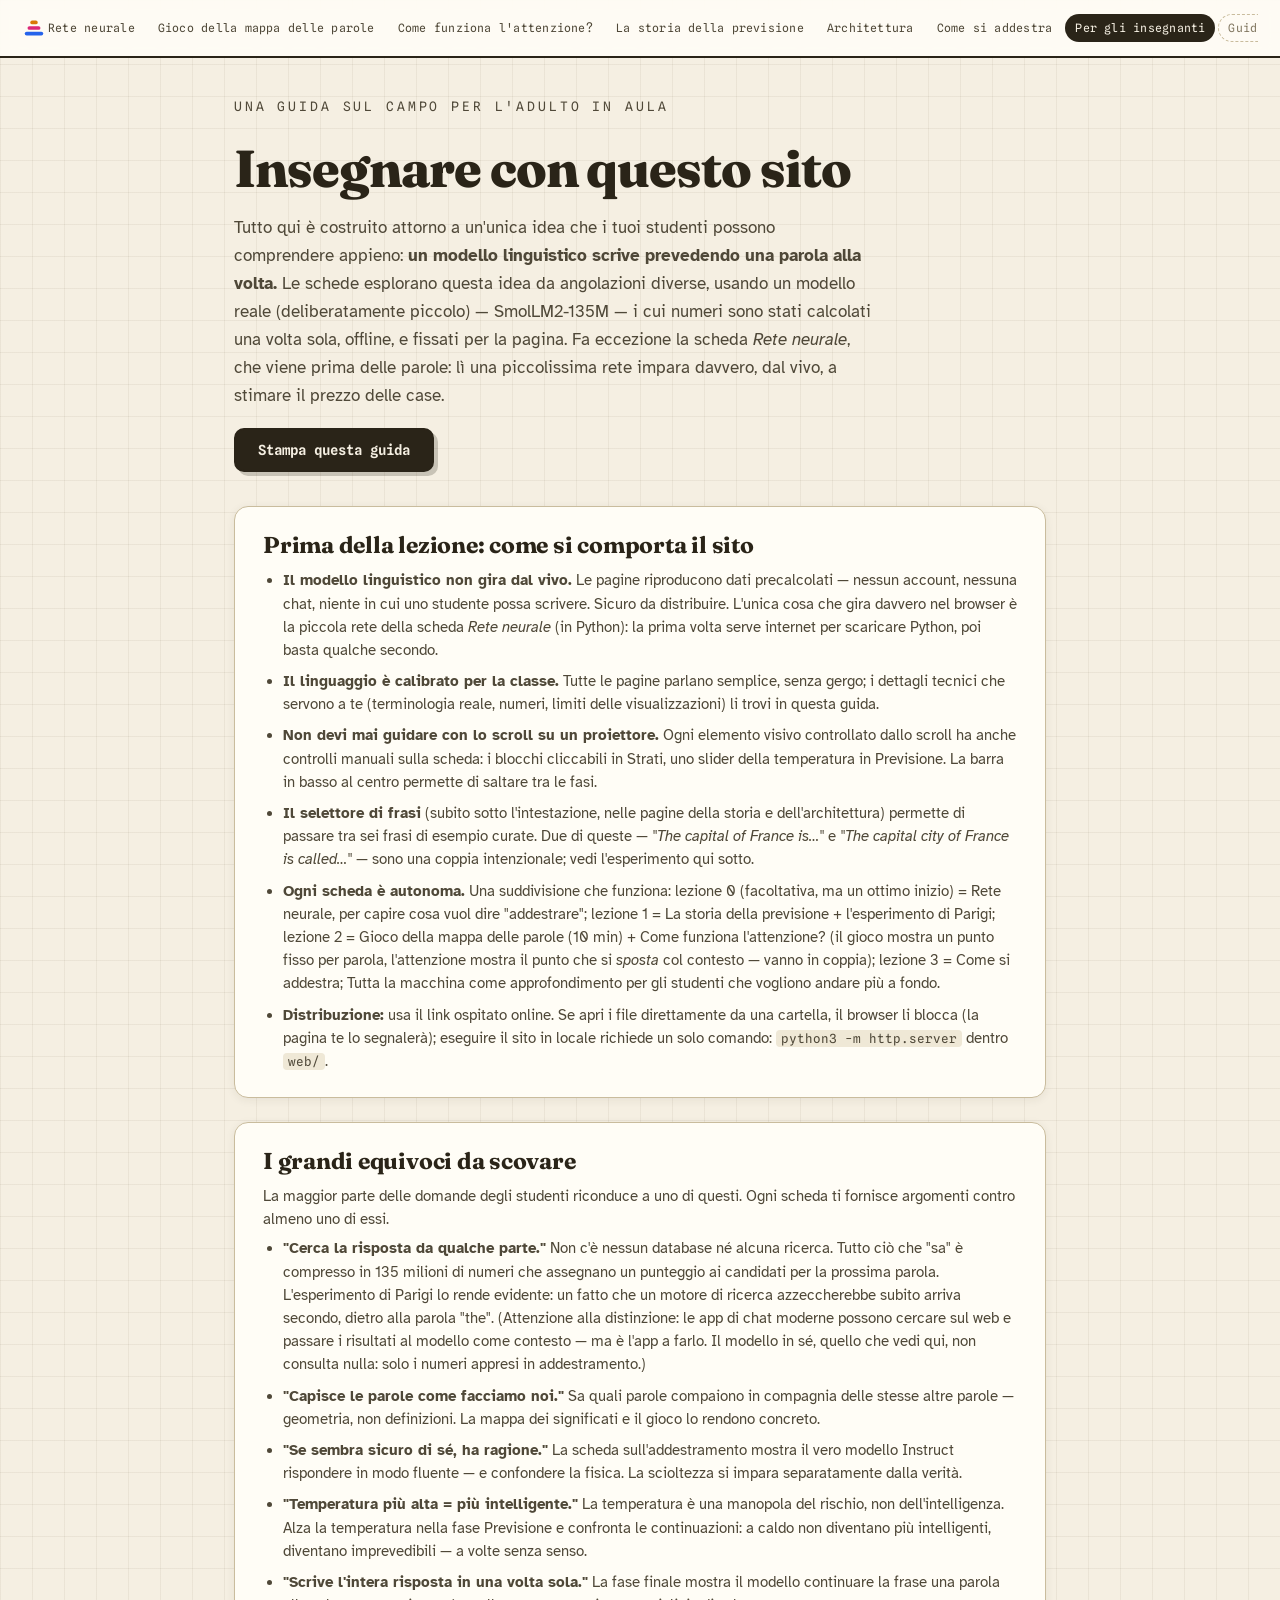
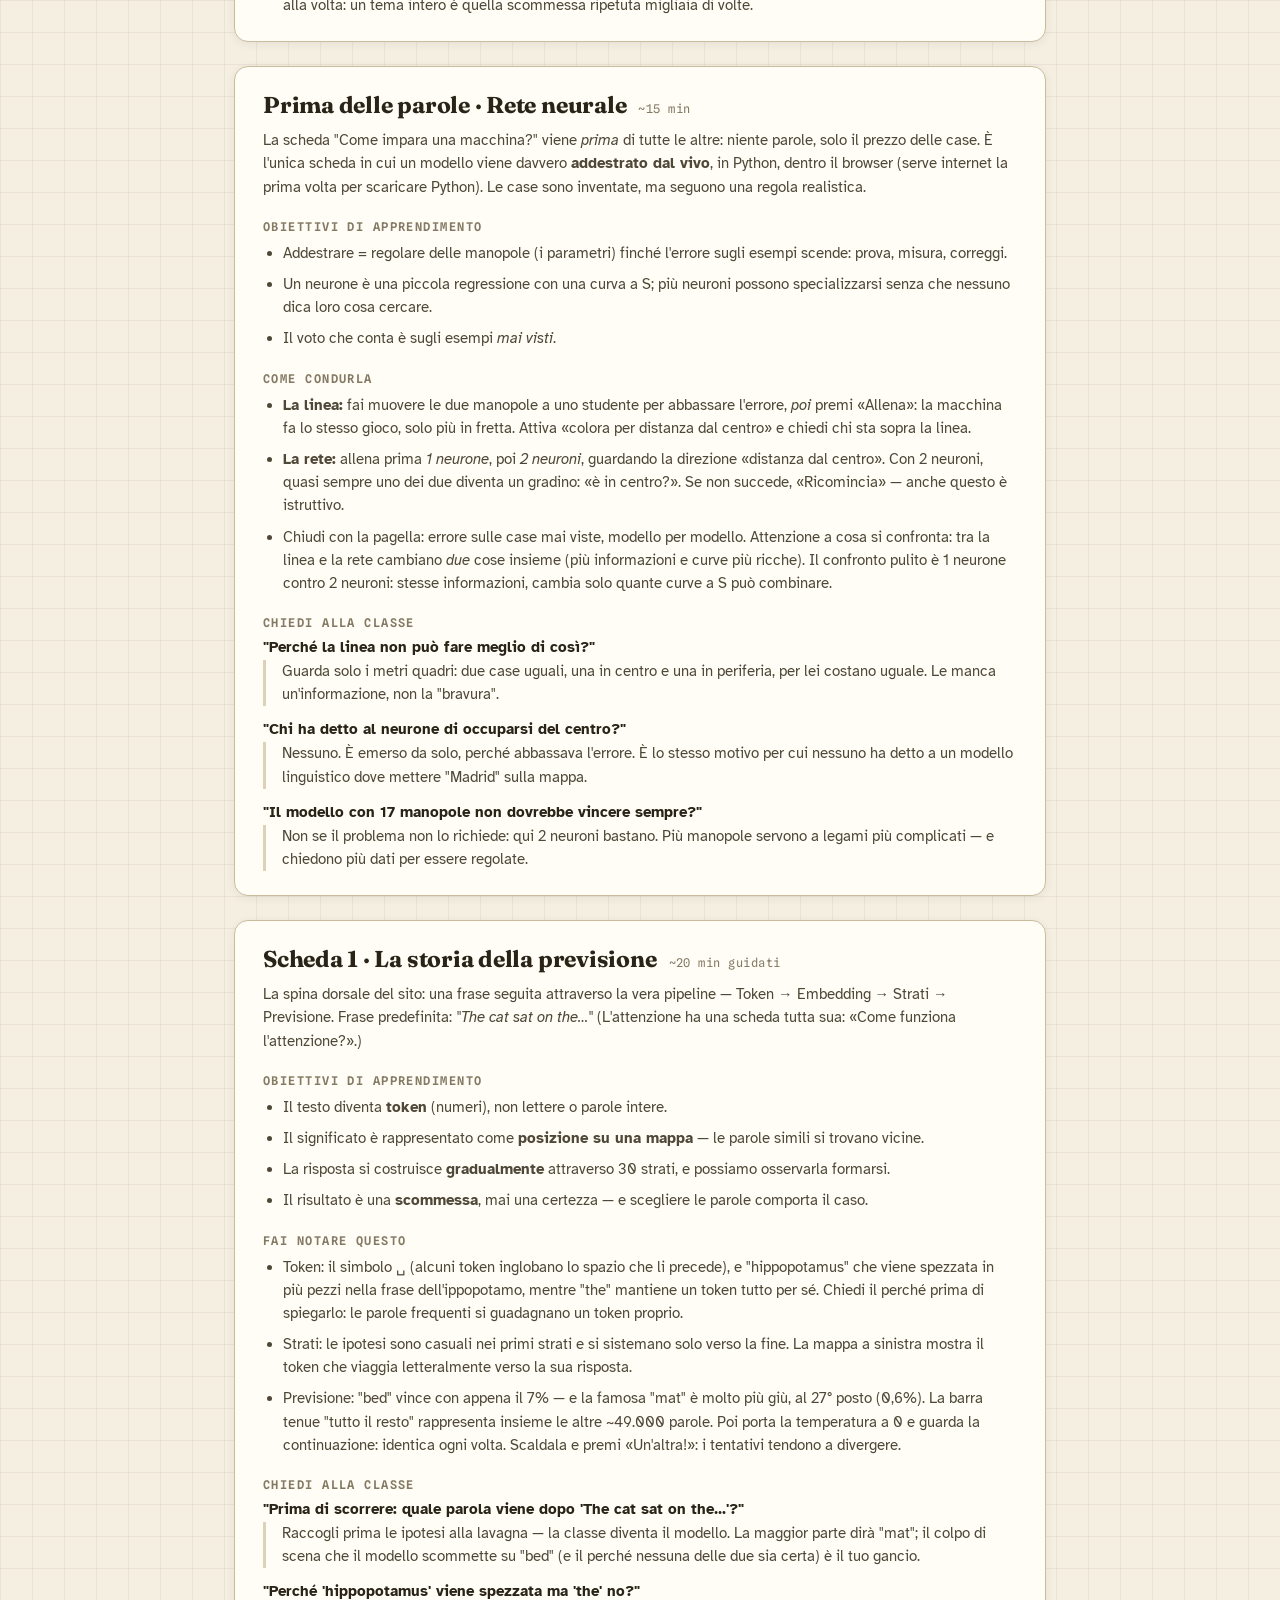
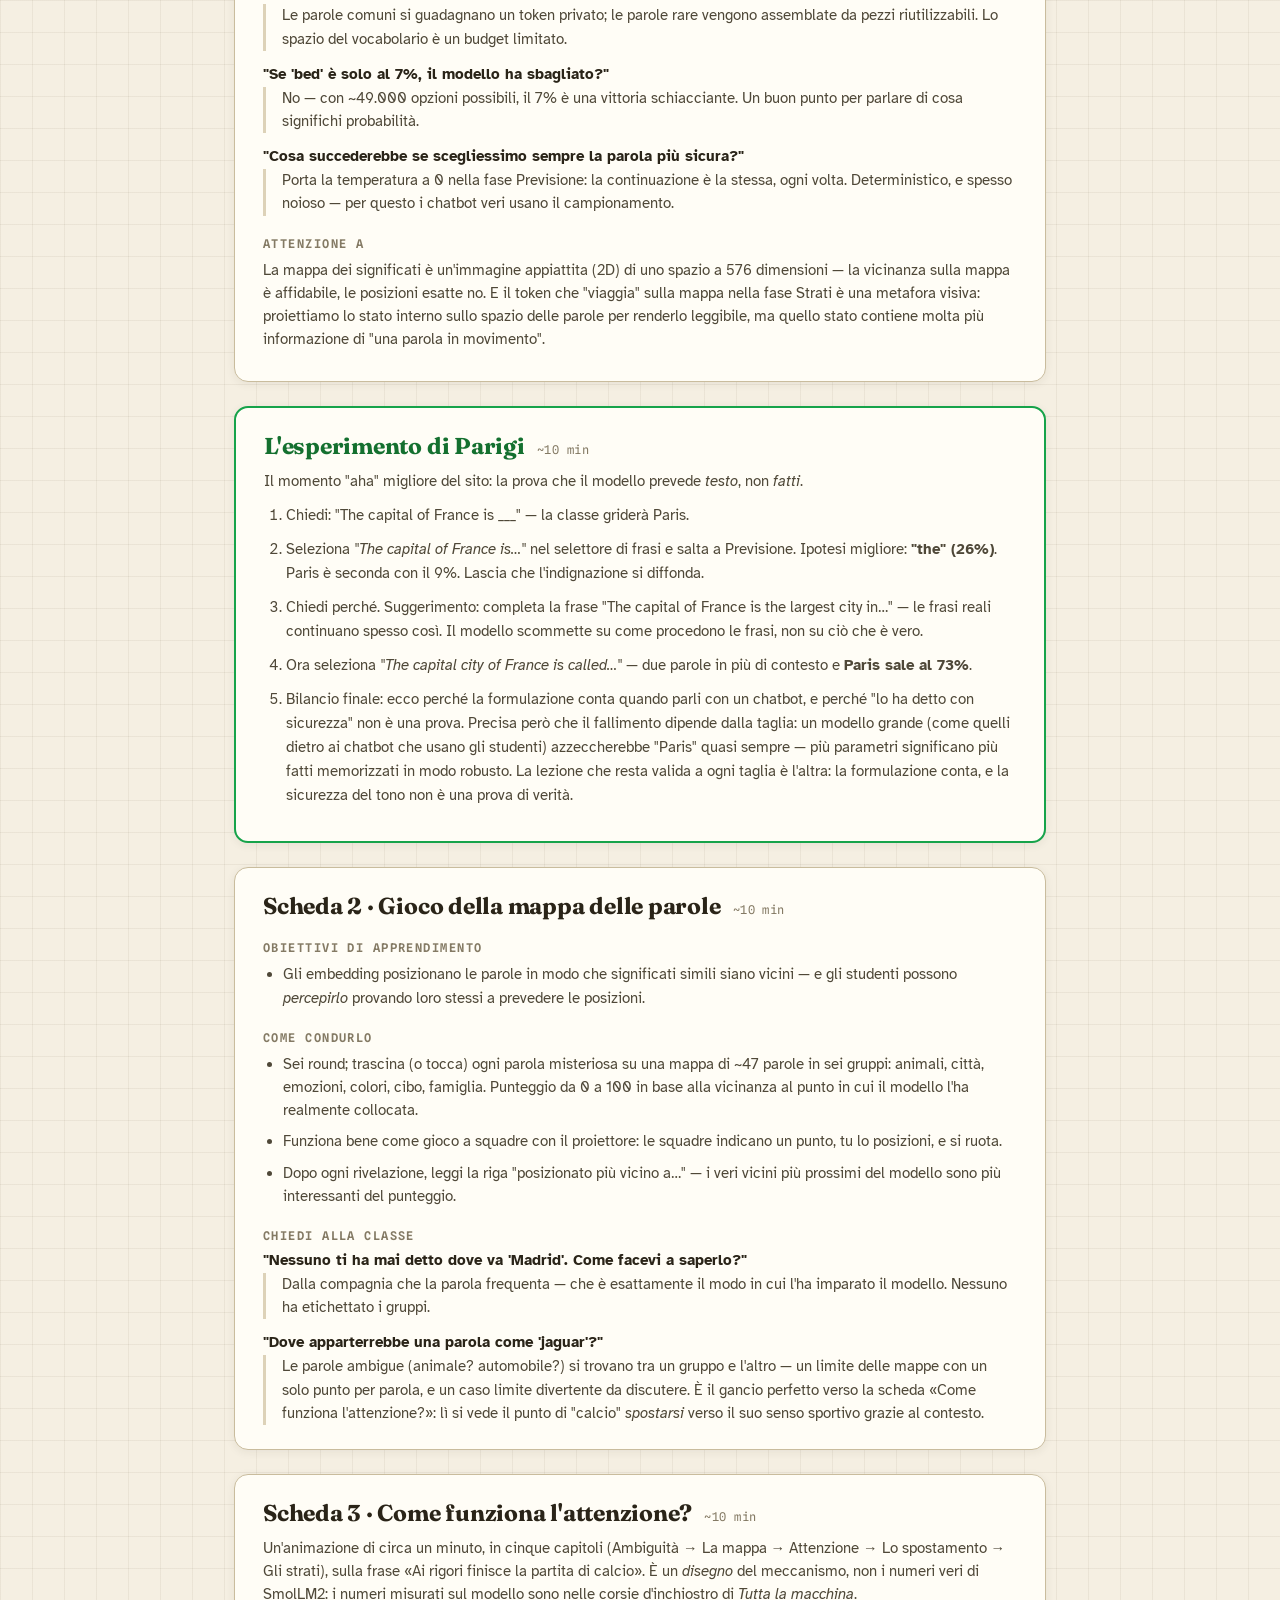
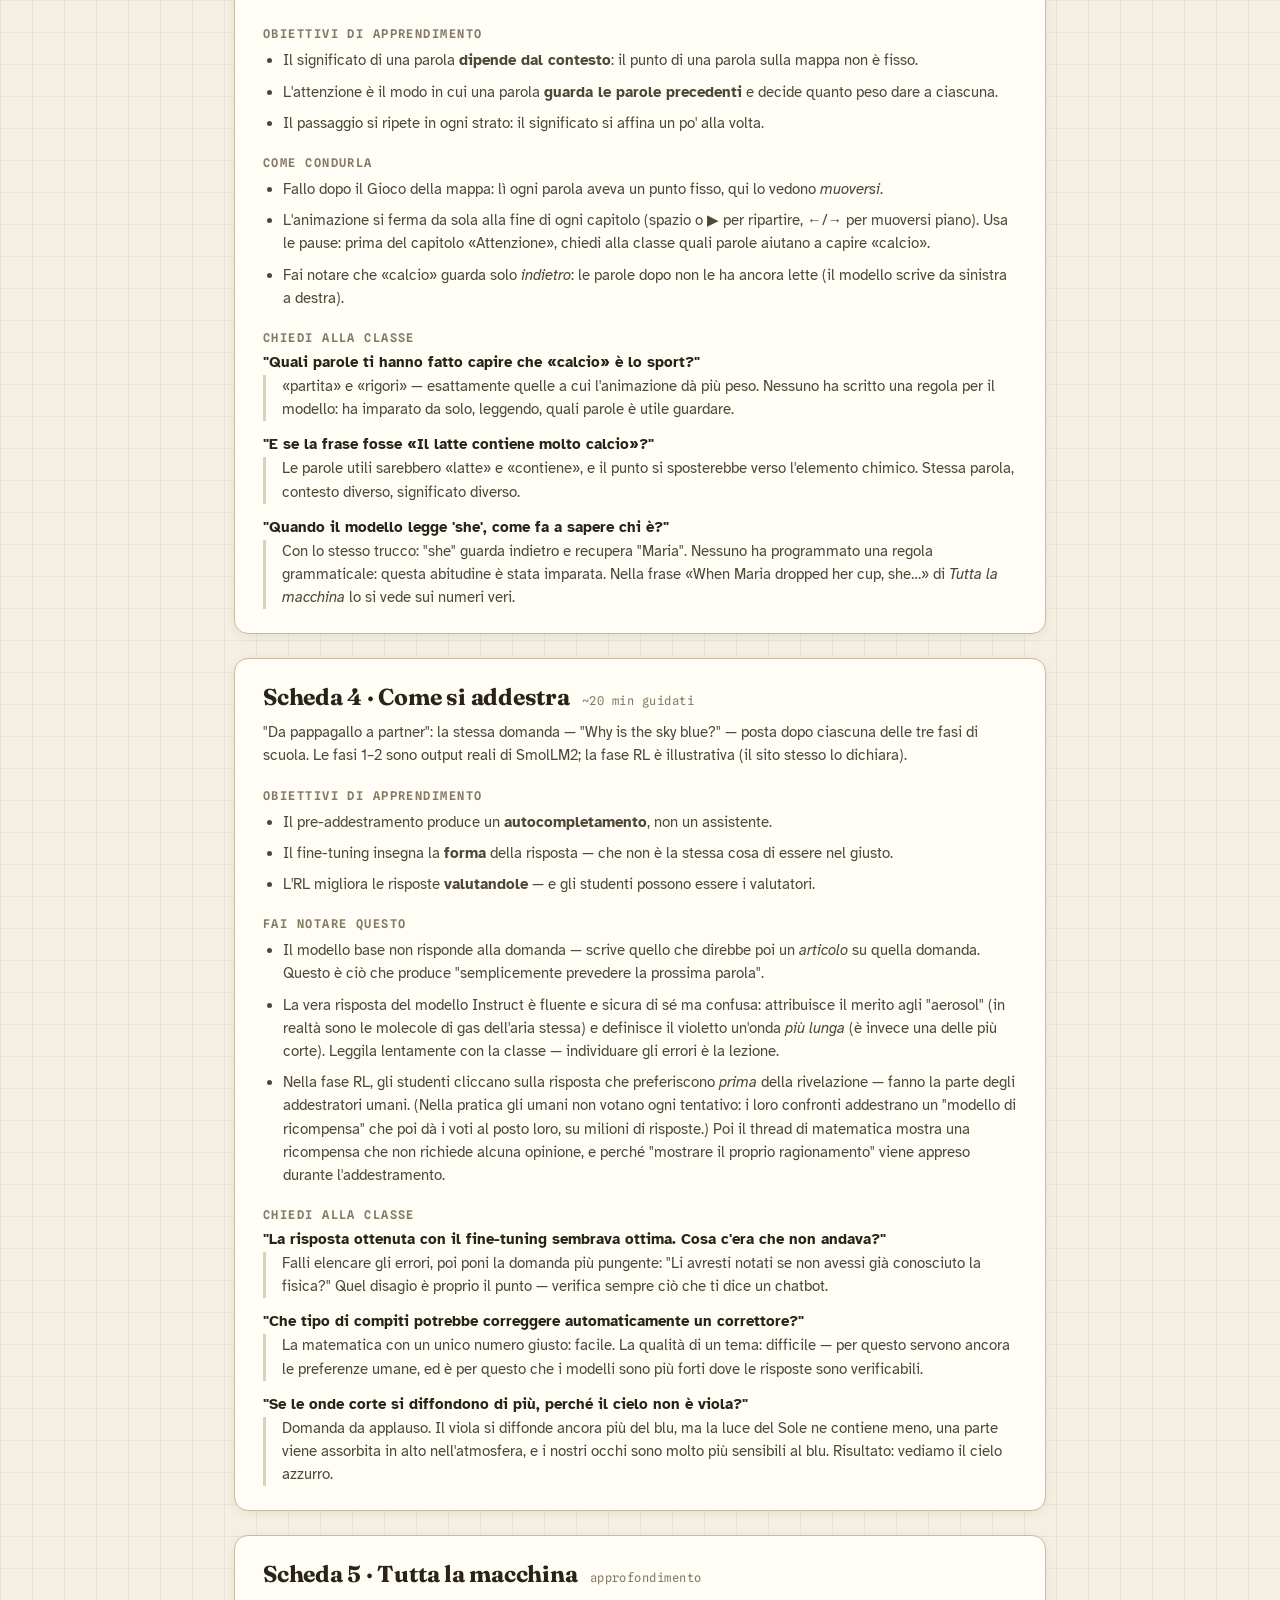
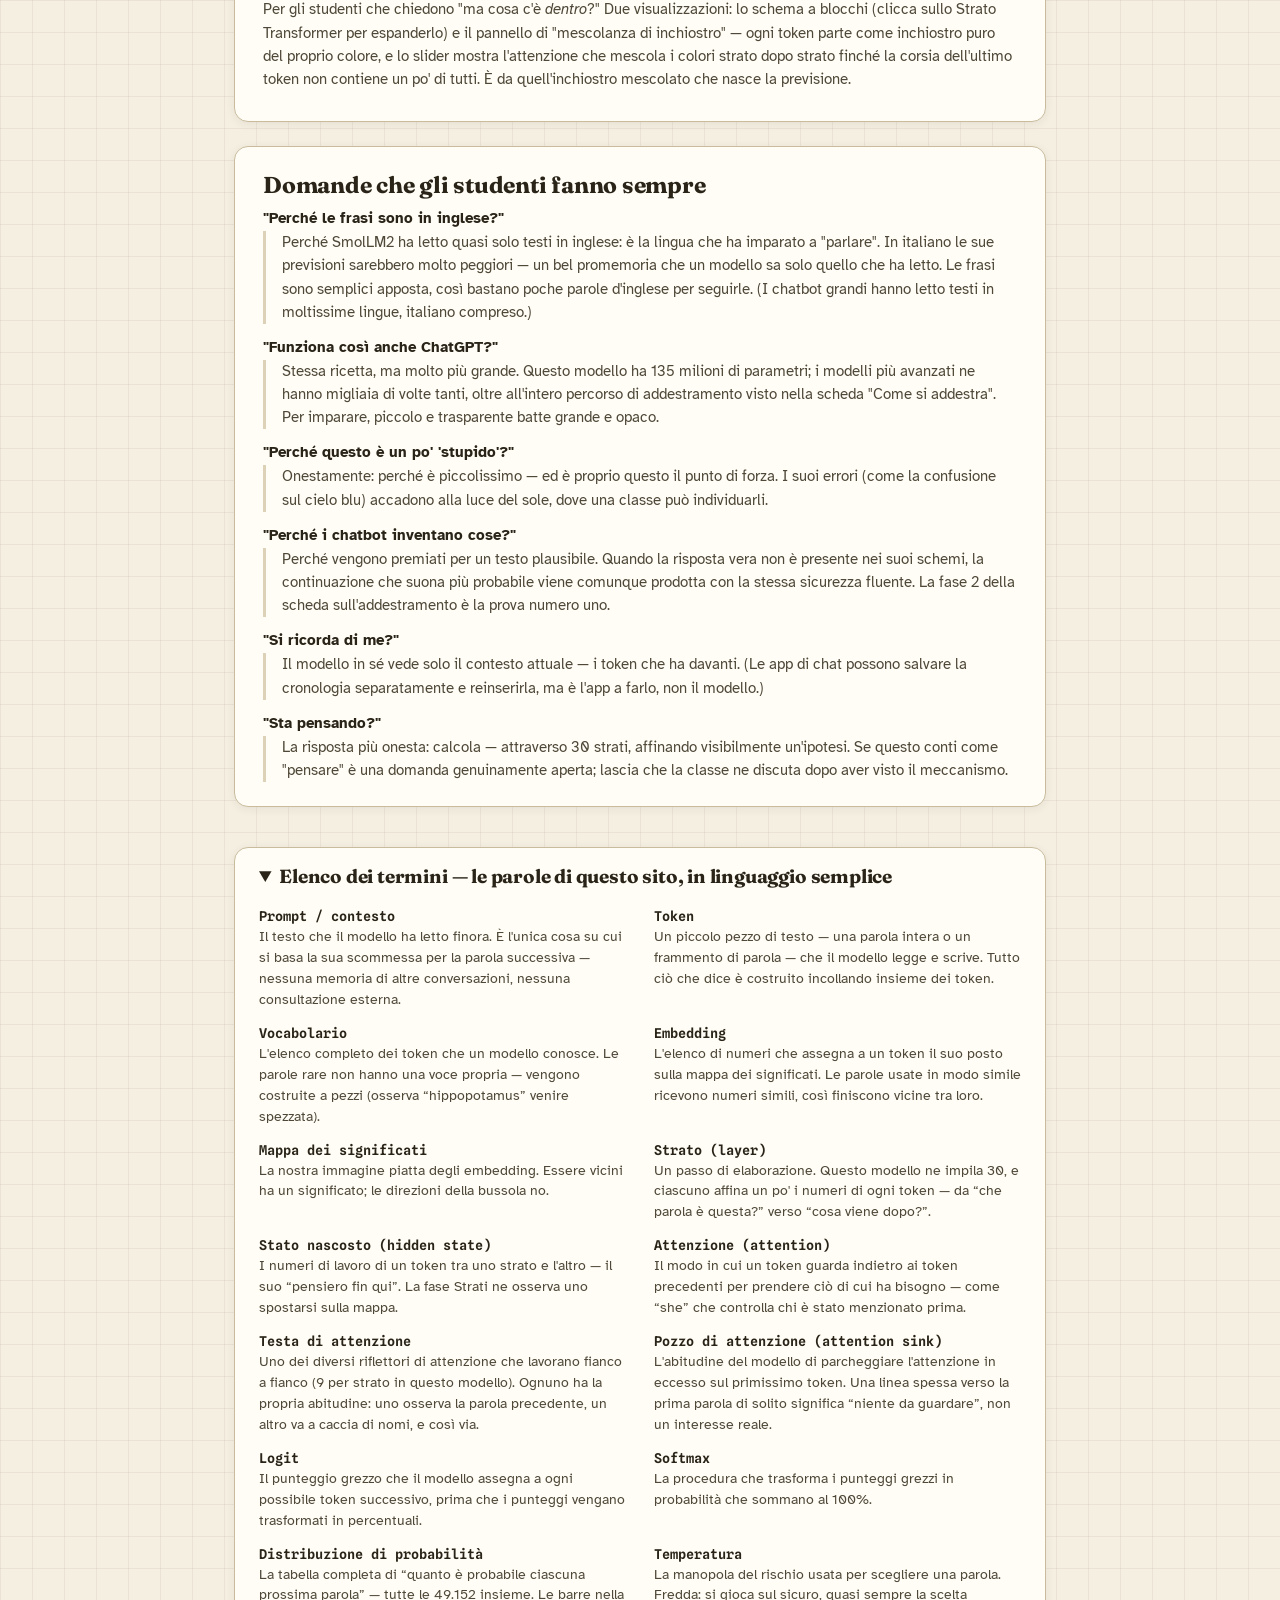
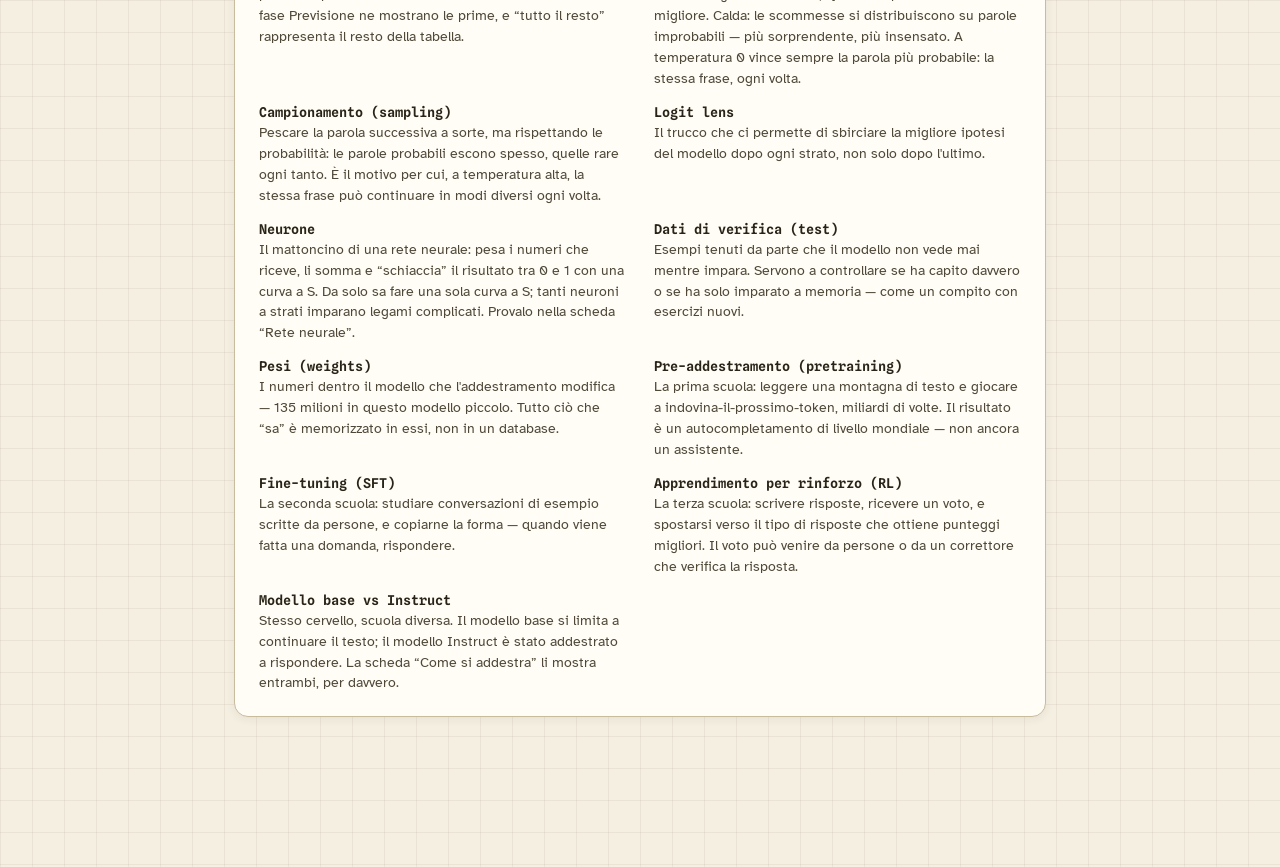
<file: web/teachers.html>
<!DOCTYPE html>
<html lang="it">
<head>
  <meta charset="UTF-8" />
  <meta name="viewport" content="width=device-width, initial-scale=1.0" />
  <meta name="theme-color" content="#f5efe2" />
  <title>Guida per gli insegnanti — insegnare come un'IA prevede le parole</title>
  <link rel="preconnect" href="https://fonts.googleapis.com" />
  <link rel="preconnect" href="https://fonts.gstatic.com" crossorigin />
  <link href="https://fonts.googleapis.com/css2?family=Fraunces:ital,opsz,wght@0,9..144,500;0,9..144,650;0,9..144,800;1,9..144,500&family=Atkinson+Hyperlegible:ital,wght@0,400;0,700;1,400&family=Spline+Sans+Mono:wght@400;600&display=swap" rel="stylesheet" />
  <link rel="stylesheet" href="css/style.css" />
</head>
<body>
  <header id="top-bar">
    <div class="title">
      <svg class="logo" viewBox="0 0 26 26" aria-hidden="true">
        <rect x="3"  y="17" width="20" height="4" rx="2" class="lg1"/>
        <rect x="6"  y="11" width="14" height="4" rx="2" class="lg2"/>
        <rect x="9"  y="5"  width="8"  height="4" rx="2" class="lg3"/>
      </svg>
      <span>Guida per gli insegnanti</span>
    </div>
    <nav class="nav-tabs">
      <a href="neural-net.html">Rete neurale</a>
      <a href="embedding-game.html">Gioco della mappa delle parole</a>
      <a href="attention.html">Come funziona l'attenzione?</a>
      <a href="index.html">La storia della previsione</a>
      <a href="architecture.html">Architettura</a>
      <a href="training.html">Come si addestra</a>
      <a href="teachers.html" class="active">Per gli insegnanti</a>
      <a href="guida-prompt.html" class="tab-external" target="_blank" rel="noopener" title="Si apre in una nuova scheda">Guida ai prompt&nbsp;&#8599;</a>
    </nav>
  </header>

  <main class="guide-main">
    <section class="guide-hero">
      <p class="hero-kicker">Una guida sul campo per l'adulto in aula</p>
      <h1>Insegnare con questo sito</h1>
      <p class="guide-lead">Tutto qui è costruito attorno a un'unica idea che
        i tuoi studenti possono comprendere appieno:
        <strong>un modello linguistico scrive prevedendo una parola alla
        volta.</strong> Le schede esplorano questa idea da
        angolazioni diverse, usando un modello reale (deliberatamente
        piccolo) — SmolLM2-135M — i cui numeri sono stati calcolati una
        volta sola, offline, e fissati per la pagina. Fa eccezione la
        scheda <em>Rete neurale</em>, che viene prima delle parole: lì una
        piccolissima rete impara davvero, dal vivo, a stimare il prezzo
        delle case.</p>
      <div class="guide-actions">
        <button type="button" class="btn-primary" onclick="window.print()">Stampa questa guida</button>
      </div>
    </section>

    <section class="guide-panel">
      <h2>Prima della lezione: come si comporta il sito</h2>
      <ul class="guide-list">
        <li><strong>Il modello linguistico non gira dal vivo.</strong> Le
          pagine riproducono dati precalcolati — nessun account, nessuna
          chat, niente in cui uno studente possa scrivere. Sicuro da
          distribuire. L'unica cosa che gira davvero nel browser è la
          piccola rete della scheda <em>Rete neurale</em> (in Python): la
          prima volta serve internet per scaricare Python, poi basta
          qualche secondo.</li>
        <li><strong>Il linguaggio è calibrato per la classe.</strong> Tutte
          le pagine parlano semplice, senza gergo; i dettagli tecnici che
          servono a te (terminologia reale, numeri, limiti delle
          visualizzazioni) li trovi in questa guida.</li>
        <li><strong>Non devi mai guidare con lo scroll su un
          proiettore.</strong> Ogni elemento visivo controllato dallo
          scroll ha anche controlli manuali sulla scheda: i blocchi cliccabili
          in Strati, uno slider della temperatura in Previsione. La
          barra in basso al centro permette di saltare tra le fasi.</li>
        <li><strong>Il selettore di frasi</strong> (subito sotto
          l'intestazione, nelle pagine della storia e dell'architettura)
          permette di passare tra
          sei frasi di esempio curate. Due di queste —
          <em>"The capital of France is…"</em> e <em>"The capital city of
          France is called…"</em> — sono una coppia intenzionale; vedi
          l'esperimento qui sotto.</li>
        <li><strong>Ogni scheda è autonoma.</strong> Una suddivisione che
          funziona: lezione 0 (facoltativa, ma un ottimo inizio) = Rete
          neurale, per capire cosa vuol dire "addestrare"; lezione 1 = La
          storia della previsione + l'esperimento di Parigi; lezione 2 = Gioco della mappa delle parole (10 min) +
          Come funziona l'attenzione? (il gioco mostra un punto fisso per
          parola, l'attenzione mostra il punto che si <em>sposta</em> col
          contesto — vanno in coppia); lezione 3 = Come si addestra; Tutta
          la macchina come approfondimento per gli studenti che vogliono
          andare più a fondo.</li>
        <li><strong>Distribuzione:</strong> usa il link ospitato online. Se
          apri i file direttamente da una cartella, il browser li blocca
          (la pagina te lo segnalerà); eseguire il sito in locale richiede
          un solo comando: <code>python3 -m http.server</code> dentro
          <code>web/</code>.</li>
      </ul>
    </section>

    <section class="guide-panel">
      <h2>I grandi equivoci da scovare</h2>
      <p class="guide-note">La maggior parte delle domande degli studenti
        riconduce a uno di questi. Ogni scheda ti fornisce argomenti contro
        almeno uno di essi.</p>
      <ul class="guide-list">
        <li><strong>"Cerca la risposta da qualche parte."</strong> Non c'è
          nessun database né alcuna ricerca. Tutto ciò che "sa" è compresso
          in 135 milioni di numeri che assegnano un punteggio ai candidati
          per la prossima parola. L'esperimento di Parigi lo rende
          evidente: un fatto che un motore di ricerca azzeccherebbe subito
          arriva secondo, dietro alla parola "the". (Attenzione alla
          distinzione: le app di chat moderne possono cercare sul web e
          passare i risultati al modello come contesto — ma è l'app a
          farlo. Il modello in sé, quello che vedi qui, non consulta
          nulla: solo i numeri appresi in addestramento.)</li>
        <li><strong>"Capisce le parole come facciamo noi."</strong> Sa
          quali parole compaiono in compagnia delle stesse altre parole —
          geometria, non definizioni. La mappa dei significati e il gioco
          lo rendono concreto.</li>
        <li><strong>"Se sembra sicuro di sé, ha ragione."</strong> La
          scheda sull'addestramento mostra il vero modello Instruct
          rispondere in modo fluente — e confondere la fisica. La
          scioltezza si impara separatamente dalla verità.</li>
        <li><strong>"Temperatura più alta = più intelligente."</strong> La
          temperatura è una manopola del rischio, non dell'intelligenza.
          Alza la temperatura nella fase Previsione e confronta le
          continuazioni: a caldo non diventano più intelligenti, diventano
          imprevedibili — a volte senza senso.</li>
        <li><strong>"Scrive l'intera risposta in una volta sola."</strong>
          La fase finale mostra il modello continuare la frase una parola
          alla volta: un tema intero è quella scommessa ripetuta migliaia
          di volte.</li>
      </ul>
    </section>

    <section class="guide-panel">
      <h2>Prima delle parole · Rete neurale <span class="guide-time">~15 min</span></h2>
      <p class="guide-note">La scheda "Come impara una macchina?" viene
        <em>prima</em> di tutte le altre: niente parole, solo il prezzo delle
        case. È l'unica scheda in cui un modello viene davvero
        <strong>addestrato dal vivo</strong>, in Python, dentro il browser
        (serve internet la prima volta per scaricare Python). Le case sono
        inventate, ma seguono una regola realistica.</p>
      <h3>Obiettivi di apprendimento</h3>
      <ul class="guide-list">
        <li>Addestrare = regolare delle manopole (i parametri) finché l'errore
          sugli esempi scende: prova, misura, correggi.</li>
        <li>Un neurone è una piccola regressione con una curva a S; più neuroni
          possono specializzarsi senza che nessuno dica loro cosa cercare.</li>
        <li>Il voto che conta è sugli esempi <em>mai visti</em>.</li>
      </ul>
      <h3>Come condurla</h3>
      <ul class="guide-list">
        <li><strong>La linea:</strong> fai muovere le due manopole a uno
          studente per abbassare l'errore, <em>poi</em> premi «Allena»: la
          macchina fa lo stesso gioco, solo più in fretta. Attiva «colora per
          distanza dal centro» e chiedi chi sta sopra la linea.</li>
        <li><strong>La rete:</strong> allena prima <em>1 neurone</em>, poi
          <em>2 neuroni</em>, guardando la direzione «distanza dal centro».
          Con 2 neuroni, quasi sempre uno dei due diventa un gradino:
          «è in centro?». Se non succede, «Ricomincia» — anche questo è
          istruttivo.</li>
        <li>Chiudi con la pagella: errore sulle case mai viste, modello per
          modello. Attenzione a cosa si confronta: tra la linea e la rete
          cambiano <em>due</em> cose insieme (più informazioni e curve più
          ricche). Il confronto pulito è 1 neurone contro 2 neuroni: stesse
          informazioni, cambia solo quante curve a S può combinare.</li>
      </ul>
      <h3>Chiedi alla classe</h3>
      <dl class="guide-qa">
        <dt>"Perché la linea non può fare meglio di così?"</dt>
        <dd>Guarda solo i metri quadri: due case uguali, una in centro e una
          in periferia, per lei costano uguale. Le manca un'informazione, non
          la "bravura".</dd>
        <dt>"Chi ha detto al neurone di occuparsi del centro?"</dt>
        <dd>Nessuno. È emerso da solo, perché abbassava l'errore. È lo stesso
          motivo per cui nessuno ha detto a un modello linguistico dove mettere
          "Madrid" sulla mappa.</dd>
        <dt>"Il modello con 17 manopole non dovrebbe vincere sempre?"</dt>
        <dd>Non se il problema non lo richiede: qui 2 neuroni bastano. Più
          manopole servono a legami più complicati — e chiedono più dati per
          essere regolate.</dd>
      </dl>
    </section>

    <section class="guide-panel">
      <h2>Scheda 1 · La storia della previsione <span class="guide-time">~20 min guidati</span></h2>
      <p class="guide-note">La spina dorsale del sito: una frase seguita
        attraverso la vera pipeline — Token → Embedding → Strati →
        Previsione. Frase predefinita: <em>"The cat sat on the…"</em>
        (L'attenzione ha una scheda tutta sua: «Come funziona
        l'attenzione?».)</p>
      <h3>Obiettivi di apprendimento</h3>
      <ul class="guide-list">
        <li>Il testo diventa <strong>token</strong> (numeri), non lettere o parole intere.</li>
        <li>Il significato è rappresentato come <strong>posizione su una mappa</strong> — le parole simili si trovano vicine.</li>
        <li>La risposta si costruisce <strong>gradualmente</strong> attraverso 30 strati, e possiamo osservarla formarsi.</li>
        <li>Il risultato è una <strong>scommessa</strong>, mai una certezza — e scegliere le parole comporta il caso.</li>
      </ul>
      <h3>Fai notare questo</h3>
      <ul class="guide-list">
        <li>Token: il simbolo ␣ (alcuni token inglobano lo spazio che li
          precede), e "hippopotamus" che viene spezzata in più pezzi nella
          frase dell'ippopotamo, mentre "the" mantiene un token tutto per
          sé. Chiedi il perché prima di spiegarlo: le parole frequenti si
          guadagnano un token proprio.</li>
        <li>Strati: le ipotesi sono casuali nei primi strati e si sistemano
          solo verso la fine. La mappa a sinistra mostra il token che
          viaggia letteralmente verso la sua risposta.</li>
        <li>Previsione: "bed" vince con appena il 7% — e la famosa "mat" è
          molto più giù, al 27° posto (0,6%). La barra tenue "tutto il
          resto" rappresenta insieme le altre ~49.000 parole. Poi porta la
          temperatura a 0 e guarda la continuazione: identica ogni volta.
          Scaldala e premi «Un'altra!»: i tentativi tendono a divergere.</li>
      </ul>
      <h3>Chiedi alla classe</h3>
      <dl class="guide-qa">
        <dt>"Prima di scorrere: quale parola viene dopo 'The cat sat on the…'?"</dt>
        <dd>Raccogli prima le ipotesi alla lavagna — la classe diventa il
          modello. La maggior parte dirà "mat"; il colpo di scena che il
          modello scommette su "bed" (e il perché nessuna delle due sia
          certa) è il tuo gancio.</dd>
        <dt>"Perché 'hippopotamus' viene spezzata ma 'the' no?"</dt>
        <dd>Le parole comuni si guadagnano un token privato; le parole rare
          vengono assemblate da pezzi riutilizzabili. Lo spazio del
          vocabolario è un budget limitato.</dd>
        <dt>"Se 'bed' è solo al 7%, il modello ha sbagliato?"</dt>
        <dd>No — con ~49.000 opzioni possibili, il 7% è una vittoria
          schiacciante. Un buon punto per parlare di cosa significhi
          probabilità.</dd>
        <dt>"Cosa succederebbe se scegliessimo sempre la parola più sicura?"</dt>
        <dd>Porta la temperatura a 0 nella fase Previsione: la continuazione
          è la stessa, ogni volta. Deterministico, e spesso noioso — per
          questo i chatbot veri usano il campionamento.</dd>
      </dl>
      <h3>Attenzione a</h3>
      <p class="guide-note">La mappa dei significati è un'immagine
        appiattita (2D) di uno spazio a 576 dimensioni — la vicinanza sulla
        mappa è affidabile, le posizioni esatte no. E il token che "viaggia"
        sulla mappa nella fase Strati è una metafora visiva: proiettiamo lo
        stato interno sullo spazio delle parole per renderlo leggibile, ma
        quello stato contiene molta più informazione di "una parola in
        movimento".</p>
    </section>

    <section class="guide-panel guide-activity">
      <h2>L'esperimento di Parigi <span class="guide-time">~10 min</span></h2>
      <p class="guide-note">Il momento "aha" migliore del sito: la prova
        che il modello prevede <em>testo</em>, non <em>fatti</em>.</p>
      <ol class="guide-steps">
        <li>Chiedi: "The capital of France is ___" — la classe griderà Paris.</li>
        <li>Seleziona <em>"The capital of France is…"</em> nel selettore di
          frasi e salta a Previsione. Ipotesi migliore:
          <strong>"the" (26%)</strong>. Paris è seconda con il 9%. Lascia
          che l'indignazione si diffonda.</li>
        <li>Chiedi perché. Suggerimento: completa la frase "The capital of
          France is the largest city in…" — le frasi reali continuano
          spesso così. Il modello scommette su come procedono le frasi,
          non su ciò che è vero.</li>
        <li>Ora seleziona <em>"The capital city of France is called…"</em>
          — due parole in più di contesto e <strong>Paris sale al
          73%</strong>.</li>
        <li>Bilancio finale: ecco perché la formulazione conta quando parli
          con un chatbot, e perché "lo ha detto con sicurezza" non è una
          prova. Precisa però che il fallimento dipende dalla taglia: un
          modello grande (come quelli dietro ai chatbot che usano gli
          studenti) azzeccherebbe "Paris" quasi sempre — più parametri
          significano più fatti memorizzati in modo robusto. La lezione che
          resta valida a ogni taglia è l'altra: la formulazione conta, e la
          sicurezza del tono non è una prova di verità.</li>
      </ol>
    </section>

    <section class="guide-panel">
      <h2>Scheda 2 · Gioco della mappa delle parole <span class="guide-time">~10 min</span></h2>
      <h3>Obiettivi di apprendimento</h3>
      <ul class="guide-list">
        <li>Gli embedding posizionano le parole in modo che significati
          simili siano vicini — e gli studenti possono <em>percepirlo</em>
          provando loro stessi a prevedere le posizioni.</li>
      </ul>
      <h3>Come condurlo</h3>
      <ul class="guide-list">
        <li>Sei round; trascina (o tocca) ogni parola misteriosa su una
          mappa di ~47 parole in sei gruppi: animali, città, emozioni,
          colori, cibo, famiglia. Punteggio da 0 a 100 in base alla
          vicinanza al punto in cui il modello l'ha realmente collocata.</li>
        <li>Funziona bene come gioco a squadre con il proiettore: le
          squadre indicano un punto, tu lo posizioni, e si ruota.</li>
        <li>Dopo ogni rivelazione, leggi la riga "posizionato più vicino
          a…" — i veri vicini più prossimi del modello sono più
          interessanti del punteggio.</li>
      </ul>
      <h3>Chiedi alla classe</h3>
      <dl class="guide-qa">
        <dt>"Nessuno ti ha mai detto dove va 'Madrid'. Come facevi a saperlo?"</dt>
        <dd>Dalla compagnia che la parola frequenta — che è esattamente il
          modo in cui l'ha imparato il modello. Nessuno ha etichettato i
          gruppi.</dd>
        <dt>"Dove apparterrebbe una parola come 'jaguar'?"</dt>
        <dd>Le parole ambigue (animale? automobile?) si trovano tra un
          gruppo e l'altro — un limite delle mappe con un solo punto per
          parola, e un caso limite divertente da discutere. È il gancio
          perfetto verso la scheda «Come funziona l'attenzione?»: lì si
          vede il punto di "calcio" <em>spostarsi</em> verso il suo senso
          sportivo grazie al contesto.</dd>
      </dl>
    </section>

    <section class="guide-panel">
      <h2>Scheda 3 · Come funziona l'attenzione? <span class="guide-time">~10 min</span></h2>
      <p class="guide-note">Un'animazione di circa un minuto, in cinque
        capitoli (Ambiguità → La mappa → Attenzione → Lo spostamento → Gli
        strati), sulla frase «Ai rigori finisce la partita di calcio». È un
        <em>disegno</em> del meccanismo, non i numeri veri di SmolLM2: i
        numeri misurati sul modello sono nelle corsie d'inchiostro di
        <em>Tutta la macchina</em>.</p>
      <h3>Obiettivi di apprendimento</h3>
      <ul class="guide-list">
        <li>Il significato di una parola <strong>dipende dal contesto</strong>:
          il punto di una parola sulla mappa non è fisso.</li>
        <li>L'attenzione è il modo in cui una parola <strong>guarda le
          parole precedenti</strong> e decide quanto peso dare a
          ciascuna.</li>
        <li>Il passaggio si ripete in ogni strato: il significato si
          affina un po' alla volta.</li>
      </ul>
      <h3>Come condurla</h3>
      <ul class="guide-list">
        <li>Fallo dopo il Gioco della mappa: lì ogni parola aveva un punto
          fisso, qui lo vedono <em>muoversi</em>.</li>
        <li>L'animazione si ferma da sola alla fine di ogni capitolo
          (spazio o ▶ per ripartire, ←/→ per muoversi piano). Usa le
          pause: prima del capitolo «Attenzione», chiedi alla classe quali
          parole aiutano a capire «calcio».</li>
        <li>Fai notare che «calcio» guarda solo <em>indietro</em>: le
          parole dopo non le ha ancora lette (il modello scrive da sinistra
          a destra).</li>
      </ul>
      <h3>Chiedi alla classe</h3>
      <dl class="guide-qa">
        <dt>"Quali parole ti hanno fatto capire che «calcio» è lo sport?"</dt>
        <dd>«partita» e «rigori» — esattamente quelle a cui l'animazione dà
          più peso. Nessuno ha scritto una regola per il modello: ha
          imparato da solo, leggendo, quali parole è utile guardare.</dd>
        <dt>"E se la frase fosse «Il latte contiene molto calcio»?"</dt>
        <dd>Le parole utili sarebbero «latte» e «contiene», e il punto
          si sposterebbe verso l'elemento chimico. Stessa parola,
          contesto diverso, significato diverso.</dd>
        <dt>"Quando il modello legge 'she', come fa a sapere chi è?"</dt>
        <dd>Con lo stesso trucco: "she" guarda indietro e recupera
          "Maria". Nessuno ha programmato una regola grammaticale: questa
          abitudine è stata imparata. Nella frase «When Maria dropped her cup, she…» di
          <em>Tutta la macchina</em> lo si vede sui numeri veri.</dd>
      </dl>
    </section>

    <section class="guide-panel">
      <h2>Scheda 4 · Come si addestra <span class="guide-time">~20 min guidati</span></h2>
      <p class="guide-note">"Da pappagallo a partner": la stessa domanda —
        "Why is the sky blue?" — posta dopo ciascuna delle tre fasi di
        scuola. Le fasi 1–2 sono output reali di SmolLM2; la fase RL è
        illustrativa (il sito stesso lo dichiara).</p>
      <h3>Obiettivi di apprendimento</h3>
      <ul class="guide-list">
        <li>Il pre-addestramento produce un <strong>autocompletamento</strong>, non un assistente.</li>
        <li>Il fine-tuning insegna la <strong>forma</strong> della risposta — che non è la stessa cosa di essere nel giusto.</li>
        <li>L'RL migliora le risposte <strong>valutandole</strong> — e gli studenti possono essere i valutatori.</li>
      </ul>
      <h3>Fai notare questo</h3>
      <ul class="guide-list">
        <li>Il modello base non risponde alla domanda — scrive quello che
          direbbe poi un <em>articolo</em> su quella domanda. Questo è ciò
          che produce "semplicemente prevedere la prossima parola".</li>
        <li>La vera risposta del modello Instruct è fluente e sicura di sé
          ma confusa: attribuisce il merito agli "aerosol" (in realtà sono
          le molecole di gas dell'aria stessa) e definisce il violetto
          un'onda <em>più lunga</em> (è invece una delle più corte).
          Leggila lentamente con la classe — individuare gli errori è la
          lezione.</li>
        <li>Nella fase RL, gli studenti cliccano sulla risposta che
          preferiscono <em>prima</em> della rivelazione — fanno la parte
          degli addestratori umani. (Nella pratica gli umani non votano
          ogni tentativo: i loro confronti addestrano un "modello di
          ricompensa" che poi dà i voti al posto loro, su milioni di
          risposte.) Poi il thread di matematica mostra una
          ricompensa che non richiede alcuna opinione, e perché "mostrare
          il proprio ragionamento" viene appreso durante l'addestramento.</li>
      </ul>
      <h3>Chiedi alla classe</h3>
      <dl class="guide-qa">
        <dt>"La risposta ottenuta con il fine-tuning sembrava ottima. Cosa c'era che non andava?"</dt>
        <dd>Falli elencare gli errori, poi poni la domanda più pungente:
          "Li avresti notati se non avessi già conosciuto la fisica?" Quel
          disagio è proprio il punto — verifica sempre ciò che ti dice un
          chatbot.</dd>
        <dt>"Che tipo di compiti potrebbe correggere automaticamente un correttore?"</dt>
        <dd>La matematica con un unico numero giusto: facile. La qualità di
          un tema: difficile — per questo servono ancora le preferenze
          umane, ed è per questo che i modelli sono più forti dove le
          risposte sono verificabili.</dd>
        <dt>"Se le onde corte si diffondono di più, perché il cielo non è viola?"</dt>
        <dd>Domanda da applauso. Il viola si diffonde ancora più del blu,
          ma la luce del Sole ne contiene meno, una parte viene assorbita
          in alto nell'atmosfera, e i nostri occhi sono molto più sensibili
          al blu. Risultato: vediamo il cielo azzurro.</dd>
      </dl>
    </section>

    <section class="guide-panel">
      <h2>Scheda 5 · Tutta la macchina <span class="guide-time">approfondimento</span></h2>
      <p class="guide-note">Per gli studenti che chiedono "ma cosa c'è
        <em>dentro</em>?" Due visualizzazioni: lo schema a blocchi (clicca
        sullo Strato Transformer per espanderlo) e il pannello di
        "mescolanza di inchiostro" — ogni token parte come inchiostro puro
        del proprio colore, e lo slider mostra l'attenzione che mescola i
        colori strato dopo strato finché la corsia dell'ultimo token non
        contiene un po' di tutti. È da quell'inchiostro mescolato che nasce
        la previsione.</p>
    </section>

    <section class="guide-panel">
      <h2>Domande che gli studenti fanno sempre</h2>
      <dl class="guide-qa">
        <dt>"Perché le frasi sono in inglese?"</dt>
        <dd>Perché SmolLM2 ha letto quasi solo testi in inglese: è la
          lingua che ha imparato a "parlare". In italiano le sue
          previsioni sarebbero molto peggiori — un bel promemoria che un
          modello sa solo quello che ha letto. Le frasi sono semplici
          apposta, così bastano poche parole d'inglese per seguirle. (I
          chatbot grandi hanno letto testi in moltissime lingue, italiano
          compreso.)</dd>
        <dt>"Funziona così anche ChatGPT?"</dt>
        <dd>Stessa ricetta, ma molto più grande. Questo modello ha 135
          milioni di parametri; i modelli più avanzati ne hanno migliaia di
          volte tanti, oltre all'intero percorso di addestramento visto
          nella scheda "Come si addestra". Per imparare, piccolo e
          trasparente batte grande e opaco.</dd>
        <dt>"Perché questo è un po' 'stupido'?"</dt>
        <dd>Onestamente: perché è piccolissimo — ed è proprio questo il
          punto di forza. I suoi errori (come la confusione sul cielo blu)
          accadono alla luce del sole, dove una classe può individuarli.</dd>
        <dt>"Perché i chatbot inventano cose?"</dt>
        <dd>Perché vengono premiati per un testo plausibile. Quando la
          risposta vera non è presente nei suoi schemi, la continuazione
          che suona più probabile viene comunque prodotta con la stessa
          sicurezza fluente. La fase 2 della scheda sull'addestramento è la
          prova numero uno.</dd>
        <dt>"Si ricorda di me?"</dt>
        <dd>Il modello in sé vede solo il contesto attuale — i token che ha
          davanti. (Le app di chat possono salvare la cronologia
          separatamente e reinserirla, ma è l'app a farlo, non il
          modello.)</dd>
        <dt>"Sta pensando?"</dt>
        <dd>La risposta più onesta: calcola — attraverso 30 strati,
          affinando visibilmente un'ipotesi. Se questo conti come
          "pensare" è una domanda genuinamente aperta; lascia che la classe
          ne discuta dopo aver visto il meccanismo.</dd>
      </dl>
    </section>
  </main>

  <script>
    // On file:// the browser blocks ES modules and fetch, so the interactive
    // bits would silently fail. Classic inline scripts still run — explain.
    if (location.protocol === "file:") {
      var b = document.createElement("div");
      b.className = "load-error";
      b.innerHTML = "<strong>Questa pagina non può funzionare completamente se aperta direttamente da una cartella.</strong> " +
        "Il browser ne blocca il caricamento di codice e dati. Esegui invece il sito: " +
        "lancia <code>python3 -m http.server</code> dentro la cartella <code>web/</code>, " +
        "poi apri <code>http://localhost:8000</code> — oppure usa il link ospitato online.";
      document.body.prepend(b);
    }
  </script>
  <script type="module">
    import { mountGlossary } from "./js/glossary.js";
    mountGlossary({ open: true });   // pre-opened so it prints with the guide
  </script>
</body>
</html>
</file>
<file: web/css/style.css>
/* ============================================================
   A FIELD GUIDE TO A THINKING MACHINE
   Warm graph-paper / annotated-science-poster aesthetic.
   Light by design: this runs on classroom projectors.
   Fonts: Fraunces (display) · Atkinson Hyperlegible (body)
          · Spline Sans Mono (tokens, ids, numbers)
   ============================================================ */

:root {
  --paper:      #f5efe2;
  --paper-deep: #ede4cf;
  --panel:      #fffdf6;
  --ink:        #2a2418;
  --ink-soft:   #4f4838;
  --muted:      #847a64;
  --line:       #ddd2b8;
  --line-strong:#c9bc9d;
  --bar-bg:     #efe8d6;
  --grid:       rgba(95, 80, 48, 0.07);

  --amber:  #d97706;   /* tokens */
  --pink:   #db2777;   /* embedding */
  --blue:   #2563eb;   /* layers */
  --violet: #7c3aed;   /* attention */
  --green:  #16a34a;   /* prediction */

  --shadow-hard: 5px 5px 0 rgba(42, 36, 24, 0.10);
  --shadow-soft: 0 2px 10px rgba(42, 36, 24, 0.07);

  --display: "Fraunces", "Iowan Old Style", Georgia, serif;
  --body: "Atkinson Hyperlegible", "Trebuchet MS", sans-serif;
  --mono: "Spline Sans Mono", "Courier New", monospace;

  --top-h: 58px;
  --strip-h: 64px;
}

* { box-sizing: border-box; }
html { scroll-behavior: smooth; }

body {
  margin: 0;
  color: var(--ink);
  font-family: var(--body);
  background-color: var(--paper);
  background-image:
    linear-gradient(var(--grid) 1px, transparent 1px),
    linear-gradient(90deg, var(--grid) 1px, transparent 1px);
  background-size: 32px 32px;
}

::selection { background: #f3cf8a; color: var(--ink); }

:focus-visible {
  outline: 2px dashed var(--ink);
  outline-offset: 3px;
  border-radius: 4px;
}

/* ---- sticky chrome ---- */
#top-bar {
  position: sticky; top: 0; z-index: 30; height: var(--top-h);
  display: flex; align-items: center; justify-content: space-between; gap: 16px;
  padding: 0 22px;
  background: color-mix(in srgb, var(--panel) 88%, transparent);
  backdrop-filter: blur(8px);
  -webkit-backdrop-filter: blur(8px);
  border-bottom: 2px solid var(--ink);
}
#top-bar .title {
  display: flex; align-items: center; gap: 10px;
  font-family: var(--display);
  font-weight: 650; font-size: 18px; letter-spacing: 0.01em;
  white-space: nowrap; min-width: 0;
  flex: 0 999 auto;   /* squeezed first, before the tabs have to scroll */
}
#top-bar .title span { overflow: hidden; text-overflow: ellipsis; }
.logo { width: 24px; height: 24px; flex: 0 0 auto; }
.logo .lg1 { fill: var(--blue); }
.logo .lg2 { fill: var(--pink); }
.logo .lg3 { fill: var(--amber); }

.nav-tabs { display: flex; gap: 6px; flex: 0 1 auto; min-width: 0;
  overflow-x: auto; scrollbar-width: none; }  /* last resort: tabs swipe */
.nav-tabs::-webkit-scrollbar { display: none; }
.nav-tabs a {
  font-family: var(--mono); font-size: 12.5px; letter-spacing: 0.02em;
  text-decoration: none; color: var(--ink-soft);
  padding: 7px 14px; border-radius: 999px; border: 1.5px solid transparent;
  white-space: nowrap;
  transition: border-color .15s, background .15s;
}
.nav-tabs a.active { background: var(--ink); color: var(--paper); }
.nav-tabs a:not(.active):hover { border-color: var(--line-strong); background: var(--panel); }
/* external document (opens in a new tab) — dashed pill so it doesn't read as a page tab */
.nav-tabs a.tab-external { border: 1.5px dashed var(--line-strong); color: var(--muted); }
.nav-tabs a.tab-external:hover { border-style: solid; }

/* simple-mode only: .aa-detail content (technical asides, raw numbers) stays
   in the markup but is never shown; same for the Plain/Tuned lens toggle */
.aa-detail { display: none !important; }
/* !important: the stage-3 block below still styles .lens-toggle as flex */
.lens-toggle { display: none !important; }

/* "for the curious" technical asides inside step cards */
.aa-note {
  font-family: var(--mono); font-size: 12px; line-height: 1.55;
  color: var(--ink-soft) !important;
  border-top: 1.5px dashed var(--line-strong);
  margin-top: 12px !important; padding-top: 10px;
}
.aa-note::before {
  content: "per i curiosi · ";
  color: var(--stage, var(--muted)); font-weight: 600;
  font-size: 10px; text-transform: uppercase; letter-spacing: 0.08em;
}
.aa-sim { font-size: 10px; font-weight: 400; fill: var(--muted);
  stroke: none; }

.example-picker {
  display: flex; align-items: center; gap: 8px;
  font-family: var(--mono); font-size: 12px; color: var(--muted);
}
.picker-lbl { text-transform: uppercase; letter-spacing: 0.08em; }
.example-picker select {
  font-family: var(--mono); font-size: 13px; color: var(--ink);
  padding: 6px 10px; border-radius: 8px;
  border: 1.5px solid var(--ink); background: var(--panel);
  box-shadow: 2px 2px 0 rgba(42, 36, 24, 0.14);
  max-width: 250px;   /* the widest option is long — never push the header out */
  cursor: pointer;
}

#strip-bar {
  position: sticky; top: var(--top-h); z-index: 29; height: var(--strip-h);
  display: flex; align-items: center;
  background: color-mix(in srgb, var(--paper) 92%, transparent);
  backdrop-filter: blur(8px);
  -webkit-backdrop-filter: blur(8px);
  border-bottom: 1.5px solid var(--line-strong);
  padding: 0 22px; overflow-x: auto; scrollbar-width: thin;
}
#token-strip { display: flex; align-items: center; gap: 7px; margin: 0 auto; }
.strip-chip {
  font-family: var(--mono); font-size: 14px; padding: 6px 11px;
  cursor: pointer; color: var(--ink);
  background: var(--panel);
  border: 1.5px solid color-mix(in srgb, var(--c) 45%, var(--line));
  border-bottom: 3px solid var(--c);
  border-radius: 8px 8px 4px 4px;
  opacity: 0.62;
  transition: opacity .15s, transform .15s, background .15s, box-shadow .15s;
  white-space: pre;
}
.strip-chip:hover { opacity: 0.9; }
.strip-chip.selected {
  opacity: 1; transform: translateY(-2px); font-weight: 600;
  background: color-mix(in srgb, var(--c) 10%, var(--panel));
  box-shadow: 2px 3px 0 color-mix(in srgb, var(--c) 30%, transparent);
}
.strip-arrow { color: var(--muted); margin: 0 5px; font-family: var(--mono); }
.strip-q {
  min-width: 46px; height: 36px; display: grid; place-items: center;
  border: 2px dashed var(--muted); border-radius: 8px; color: var(--muted);
  font-family: var(--mono); font-weight: 600; padding: 0 10px;
  animation: q-pulse 2.4s ease-in-out infinite;
}
.strip-q.revealed {
  border-style: solid; border-color: var(--green); color: #14702f;
  background: #ecf7e8; animation: none;
  box-shadow: 2px 3px 0 color-mix(in srgb, var(--green) 30%, transparent);
}
@keyframes q-pulse {
  0%, 100% { border-color: var(--muted); }
  50% { border-color: var(--ink); color: var(--ink); }
}

/* ---- hero ---- */
#hero {
  min-height: calc(100vh - var(--top-h) - var(--strip-h));
  display: flex; flex-direction: column; justify-content: center; align-items: center;
  text-align: center; padding: 48px 24px 90px; position: relative;
}
.hero-kicker {
  font-family: var(--mono); font-size: 13px; text-transform: uppercase;
  letter-spacing: 0.22em; color: var(--ink-soft); margin: 0 0 22px;
  animation: rise-in .7s ease both;
}
#hero h1 {
  font-family: var(--display); font-weight: 800;
  font-size: clamp(44px, 7.5vw, 92px);
  line-height: 1.02; letter-spacing: -0.015em;
  margin: 0 0 26px; max-width: 11em;
  animation: rise-in .7s .08s ease both;
}
.hl {
  background-image: linear-gradient(transparent 58%, #f6cf86 58%, #f6cf86 92%, transparent 92%);
  font-style: italic; font-weight: 650;
}
.hero-lead {
  font-size: 18px; line-height: 1.65; color: var(--ink-soft);
  max-width: 36em; margin: 0 0 36px;
  animation: rise-in .7s .16s ease both;
}
.hero-pipeline {
  list-style: none; display: flex; flex-wrap: wrap; justify-content: center;
  gap: 8px; padding: 0; margin: 0 0 56px;
  animation: rise-in .7s .24s ease both;
}
.hero-pipeline li {
  font-family: var(--mono); font-size: 13px; font-weight: 600;
  color: var(--c); background: var(--panel);
  border: 1.5px solid color-mix(in srgb, var(--c) 55%, transparent);
  border-radius: 999px; padding: 7px 15px;
  box-shadow: 3px 3px 0 color-mix(in srgb, var(--c) 16%, transparent);
}
.hero-pipeline li:not(:last-child)::after {
  content: "→"; margin: 0 -3px 0 11px; color: var(--muted); font-weight: 400;
}
.hero-scroll {
  display: flex; flex-direction: column; align-items: center; gap: 4px;
  font-family: var(--mono); font-size: 11.5px; text-transform: uppercase;
  letter-spacing: 0.2em; color: var(--muted);
  animation: rise-in .7s .4s ease both;
}
.hero-scroll svg { width: 18px; height: 18px; animation: bounce-cue 1.6s ease-in-out infinite; }
@keyframes rise-in { from { opacity: 0; transform: translateY(14px); } to { opacity: 1; transform: none; } }
@keyframes bounce-cue { 0%, 100% { transform: translateY(0); } 50% { transform: translateY(6px); } }

/* ---- scrolly layout ---- */
.scrolly {
  display: grid; grid-template-columns: 1fr 380px; gap: 28px;
  max-width: 1140px; margin: 0 auto; padding: 0 24px;
  position: relative;
  counter-increment: stage;
}
main { counter-reset: stage; }

/* per-stage accent */
.scrolly[data-stage="tokens"]     { --stage: var(--amber); }
.scrolly[data-stage="embedding"]  { --stage: var(--pink); }
.scrolly[data-stage="layers"]     { --stage: var(--blue); }
.scrolly[data-stage="prediction"] { --stage: var(--green); }

/* giant ghost numeral at the head of each chapter (steps column side) */
.scrolly::before {
  content: counter(stage, decimal-leading-zero);
  position: absolute; top: 6vh; right: -0.04em;
  font-family: var(--display); font-weight: 800;
  font-size: clamp(120px, 16vw, 220px); line-height: 1;
  color: color-mix(in srgb, var(--stage) 13%, transparent);
  pointer-events: none; z-index: 0;
}

.viz-sticky {
  position: sticky; top: calc(var(--top-h) + var(--strip-h));
  height: calc(100vh - var(--top-h) - var(--strip-h));
  display: flex; align-items: center; z-index: 1;
}
.viz {
  width: 100%; height: 80%;
  background: var(--panel);
  border: 2px solid var(--ink);
  border-radius: 14px;
  padding: 20px;
  display: flex; flex-direction: column; overflow: hidden;
  box-shadow: var(--shadow-hard);
  position: relative;
}
/* specimen-card tab perched on top of the viz panel
   (lives on .viz-sticky — the card itself clips overflow) */
.viz-sticky::before {
  position: absolute; top: 10%; left: 22px;   /* .viz is 80% tall, centered */
  transform: translateY(-100%);
  font-family: var(--mono); font-size: 10.5px; font-weight: 600;
  text-transform: uppercase; letter-spacing: 0.14em;
  color: var(--panel); background: var(--stage, var(--ink));
  border: 2px solid var(--ink); border-bottom: none;
  border-radius: 8px 8px 0 0; padding: 4px 12px 3px;
  z-index: 2; pointer-events: none;
}
.scrolly[data-stage="tokens"] .viz-sticky::before     { content: "output del tokenizzatore"; }
.scrolly[data-stage="embedding"] .viz-sticky::before  { content: "la mappa dei significati"; }
.scrolly[data-stage="layers"] .viz-sticky::before     { content: "raggi X · strato dopo strato"; }
.scrolly[data-stage="prediction"] .viz-sticky::before { content: "una parola alla volta"; }

.steps { padding: 42vh 0; position: relative; z-index: 1; }
.step {
  background: var(--panel);
  border: 1.5px solid var(--line-strong);
  border-left: 4px solid var(--stage, var(--ink));
  border-radius: 12px;
  padding: 20px 22px;
  margin: 30vh 0;
  opacity: 0.4;
  transform: translateY(10px);
  transition: opacity .35s ease, transform .35s ease, box-shadow .35s ease;
  box-shadow: var(--shadow-soft);
}
.step.is-active {
  opacity: 1; transform: none;
  box-shadow: 5px 5px 0 color-mix(in srgb, var(--stage, var(--ink)) 16%, transparent);
}
/* tall scrub steps: invisible container, the note itself rides along sticky */
.step.tall {
  min-height: 180vh;
  background: transparent; border: none; box-shadow: none; padding: 0;
}
.step.tall.is-active { box-shadow: none; }
.step.tall > p {
  position: sticky; top: calc(var(--top-h) + var(--strip-h) + 20px);
  background: var(--panel);
  border: 1.5px solid var(--line-strong);
  border-left: 4px solid var(--stage, var(--ink));
  border-radius: 12px; padding: 18px 20px;
  box-shadow: var(--shadow-soft);
}
.step.tall.is-active > p {
  box-shadow: 5px 5px 0 color-mix(in srgb, var(--stage, var(--ink)) 16%, transparent);
}
.step-kicker {
  font-family: var(--mono); font-size: 11.5px; font-weight: 600;
  text-transform: uppercase; letter-spacing: 0.16em;
  color: var(--stage, var(--ink-soft));
  margin: 0 0 8px;
}
.step h2 {
  font-family: var(--display); font-weight: 650;
  margin: 0 0 10px; font-size: 25px; line-height: 1.15; letter-spacing: -0.01em;
}
.step p { margin: 0; line-height: 1.6; color: var(--ink-soft); font-size: 16px; }
.step p + p { margin-top: 10px; }
.step strong { color: var(--ink); }

/* ---- outro ---- */
#outro {
  max-width: 660px; margin: 4vh auto 0; padding: 56px 24px 140px;
  text-align: center;
}
#outro .step-kicker { color: var(--ink-soft); }
#outro h2 {
  font-family: var(--display); font-weight: 800;
  font-size: clamp(32px, 5vw, 52px); line-height: 1.05;
  letter-spacing: -0.015em; margin: 0 0 18px;
}
.outro-lead { font-size: 17.5px; line-height: 1.65; color: var(--ink-soft); margin: 0 0 30px; }
.outro-actions { display: flex; gap: 12px; justify-content: center; flex-wrap: wrap; margin: 0 0 34px; }
.btn-primary, .btn-ghost {
  font-family: var(--mono); font-size: 14px; font-weight: 600;
  text-decoration: none; cursor: pointer; border-radius: 10px;
  padding: 12px 22px; transition: transform .15s, box-shadow .15s;
}
.btn-primary {
  color: var(--paper); background: var(--ink);
  border: 2px solid var(--ink);
  box-shadow: 4px 4px 0 rgba(42, 36, 24, 0.22);
}
.btn-primary:hover { transform: translate(-1px, -1px); box-shadow: 5px 5px 0 rgba(42, 36, 24, 0.22); }
.btn-ghost {
  color: var(--ink); background: var(--panel);
  border: 2px solid var(--ink);
  box-shadow: 4px 4px 0 rgba(42, 36, 24, 0.10);
}
.btn-ghost:hover { transform: translate(-1px, -1px); box-shadow: 5px 5px 0 rgba(42, 36, 24, 0.12); }
.outro-fine { font-family: var(--mono); font-size: 11.5px; color: var(--muted); letter-spacing: 0.04em; }

/* ---- mini-rail ---- */
#rail {
  position: fixed; bottom: 16px; left: 50%; transform: translateX(-50%);
  z-index: 30; display: flex; gap: 3px;
  background: var(--panel);
  border: 2px solid var(--ink); border-radius: 999px; padding: 4px;
  box-shadow: 4px 4px 0 rgba(42, 36, 24, 0.16);
  counter-reset: rail;
}
.rail-link {
  font-family: var(--mono); font-size: 12px; text-decoration: none;
  color: var(--ink-soft); padding: 7px 13px; border-radius: 999px;
  counter-increment: rail;
  transition: background .15s, color .15s;
}
.rail-link::before {
  content: counter(rail) " ";
  font-size: 10px; opacity: 0.55; font-weight: 600;
}
.rail-link:hover { background: var(--bar-bg); }
.rail-link.active { background: var(--c, var(--ink)); color: #fff; }
.rail-link.active::before { opacity: 0.8; }

/* ---- manual stage controls (the non-scroll path) ---- */
.ctl-row { display: flex; align-items: center; gap: 8px; flex: 0 0 auto;
  margin-bottom: 10px; }
.ctl-lbl { font-family: var(--mono); font-size: 10.5px; font-weight: 600;
  text-transform: uppercase; letter-spacing: 0.1em; color: var(--muted); }
.ctl-val { font-family: var(--mono); font-size: 11px; color: var(--ink-soft);
  min-width: 3.5ch; font-variant-numeric: tabular-nums; }
.ctl-row input[type="range"] { flex: 1; min-width: 0;
  accent-color: var(--stage, var(--ink)); }
.attn-box { flex: 1; min-height: 0; }

/* ---- stage 1: tokens ---- */
.tok-stage { display: flex; flex-direction: column; justify-content: center; height: 100%; }
.tok-chips { display: flex; flex-wrap: wrap; gap: 0; row-gap: 6px; justify-content: center;
  transition: gap .4s; }
.tok-chips.split { gap: 12px; }
/* unsplit: chips render as one continuous sentence */
.tok-chip {
  border: 2px solid transparent; border-radius: 10px; padding: 10px 2px;
  background: transparent; display: flex; flex-direction: column;
  align-items: center; gap: 5px; font-size: 21px;
  transition: border-color .4s, background .4s, padding .4s, margin .4s, box-shadow .4s;
}
.tok-chip.lead { margin-left: 0.35em; }      /* the space the tokenizer will swallow */
.tok-chip.split {
  border-color: var(--c); padding: 10px 14px;
  background: color-mix(in srgb, var(--c) 6%, var(--panel));
  box-shadow: 3px 3px 0 color-mix(in srgb, var(--c) 18%, transparent);
}
.tok-chip.split.lead { margin-left: 0; }     /* …now shown as ␣ inside the chip */
.tok-text { font-weight: 700; font-family: var(--body); }
.tok-chip.split .tok-text { font-family: var(--mono); font-weight: 600; }
.tok-id {
  font-size: 12.5px; color: var(--muted); font-family: var(--mono);
  font-variant-numeric: tabular-nums; display: none;
}
.tok-chips.ids .tok-id { display: block; }

/* ---- stage 2: embedding ---- */
.emb-svg { width: 100%; height: 100%; }
.cloud-word { font-size: 11px; fill: #a89c80; text-anchor: middle;
  font-family: var(--body); transition: opacity .3s; }
.cloud-word.dim { opacity: 0.3; }
.cloud-word.neighbor { fill: var(--pink); font-weight: 700; opacity: 1; font-size: 13px; }
.neigh-link { stroke-width: 1; opacity: 0.35; }
.neigh-word { font-size: 13px; font-weight: 700; text-anchor: middle;
  font-family: var(--body);
  paint-order: stroke; stroke: var(--panel); stroke-width: 3.5; }
.emb-tok circle { stroke: var(--panel); stroke-width: 1.5; }
.emb-tok circle.active { stroke: var(--ink); stroke-width: 2.5; }
.emb-label { font-size: 13px; font-weight: 700; fill: var(--ink); font-family: var(--body);
  paint-order: stroke; stroke: var(--panel); stroke-width: 3; }

/* ---- stage 3: layers / logit lens ---- */
.layers-stage { display: flex; flex-direction: column; height: 100%; }
.layer-head { display: flex; align-items: flex-start; justify-content: space-between; gap: 10px; }
.lens-toggle { display: flex; gap: 0; border: 1.5px solid var(--ink); border-radius: 8px;
  overflow: hidden; flex: 0 0 auto; box-shadow: 2px 2px 0 rgba(42, 36, 24, 0.12); }
.lens-toggle button { font-family: var(--mono); font-size: 11.5px; font-weight: 600;
  padding: 6px 11px; border: 0; background: var(--panel); color: var(--muted); cursor: pointer; }
.lens-toggle button + button { border-left: 1.5px solid var(--ink); }
.lens-toggle button.active { background: var(--ink); color: var(--paper); }
.layer-label { display: flex; flex-direction: column; margin-bottom: 12px; }
.layer-num { font-family: var(--display); font-size: 28px; font-weight: 800; letter-spacing: -0.01em; }
.layer-max { color: var(--muted); font-weight: 500; font-size: 17px; font-family: var(--mono); }
.layer-sub { color: var(--muted); font-size: 13.5px; }
.layers-body { display: flex; gap: 16px; flex: 1; min-height: 0; }
.map-box { flex: 0 0 44%; min-width: 0; border: 1.5px solid var(--line-strong);
  border-radius: 12px; background: #fbf7ec; overflow: hidden; }
.map-svg { width: 100%; height: 100%; display: block; }
.map-cloud-dot { fill: #d6cab0; }
.traj-full { fill: none; stroke: #c2b696; stroke-width: 1.5; stroke-dasharray: 3 3; }
.traj-done { fill: none; stroke-width: 2.5; stroke-linecap: round; stroke-linejoin: round; }
.traj-marker { stroke: var(--panel); stroke-width: 2; }
.tok-start { fill: #a89c80; stroke: var(--panel); stroke-width: 1; }
.tok-start.active { fill: var(--ink); }
.map-tok-label { font-size: 12px; font-weight: 700; fill: var(--ink); font-family: var(--body);
  paint-order: stroke; stroke: #fbf7ec; stroke-width: 3; }
.map-caption { font-size: 11px; fill: var(--muted); font-style: italic; font-family: var(--body); }
.lens-bars { display: flex; flex-direction: column; gap: 8px; justify-content: center; flex: 1; min-width: 0; }
/* one-shot brightness flash when a block fires and the ranking is rewritten */
.lens-bars.refreshed { animation: lens-flash 0.4s ease-out; }
@keyframes lens-flash {
  0% { filter: brightness(1.3); }
  100% { filter: brightness(1); }
}
.lens-row { display: grid; grid-template-columns: 92px 1fr 54px 14px; align-items: center; gap: 10px; }
.lens-word { font-weight: 600; text-align: right; overflow: hidden; text-overflow: ellipsis;
  font-family: var(--mono); font-size: 14.5px; white-space: pre; }
.lens-track { background: var(--bar-bg); border-radius: 6px; height: 22px; overflow: hidden;
  border: 1px solid var(--line); }
.lens-fill { display: block; height: 100%; background: var(--blue); border-radius: 5px;
  transition: width .25s; }
.lens-pct { font-size: 12.5px; color: var(--muted); font-family: var(--mono);
  font-variant-numeric: tabular-nums; }
.lens-delta { font-size: 10px; text-align: center; line-height: 1; }
.lens-delta.up { color: #16a34a; }
.lens-delta.down { color: #dc2626; }
.lens-delta.same { color: var(--muted); opacity: 0.6; }

/* block rail — one chip per transformer block, all identical on purpose:
   the repetition IS the message (same kind of block, applied N times) */
.block-rail { display: flex; align-items: center; gap: 3px; flex: 1; min-width: 0; }
.blk { flex: 1 1 0; min-width: 4px; height: 20px; padding: 0; cursor: pointer;
  border: 1.5px solid var(--line-strong); border-radius: 4px; background: var(--panel);
  transition: background 0.2s, border-color 0.2s; }
.blk:hover { border-color: var(--ink); }
.blk-start { flex: 0 0 10px; height: 10px; border-radius: 50%; }
.blk.done { background: color-mix(in srgb, var(--blue) 30%, var(--panel));
  border-color: color-mix(in srgb, var(--blue) 65%, var(--panel)); }
.blk.active { background: var(--blue); border-color: var(--blue); }
.blk.fired { animation: blk-fire 0.5s ease-out; }
@keyframes blk-fire {
  0% { transform: scale(1.3, 1.55); filter: brightness(1.35); }
  100% { transform: none; filter: none; }
}

/* "listening lines" on the layers map — who the active block is attending to */
.attn-line { stroke-linecap: round; }

/* intro-step mini schema: tokens → block (listen · rework) → updated meaning */
.block-schema { display: flex; align-items: center; justify-content: center; gap: 10px;
  margin: 16px 0 6px; font-family: var(--mono); font-size: 11px; color: var(--ink-soft); }
.bs-in, .bs-out { text-align: center; line-height: 1.4; }
.bs-arr { font-size: 16px; color: var(--muted); flex: 0 0 auto; }
.bs-block { display: flex; flex-direction: column; gap: 2px; align-items: center;
  border: 1.5px solid var(--ink); border-radius: 8px; padding: 8px 13px;
  background: var(--panel); box-shadow: 2px 2px 0 rgba(42, 36, 24, 0.12); }
.bs-block strong { font-size: 12px; letter-spacing: 0.06em; text-transform: uppercase; }
.bs-block small { color: var(--muted); font-size: 10px; }
.bs-repeat { text-align: center; font-family: var(--mono); font-size: 11px;
  color: var(--muted); margin-top: 2px; }

/* ---- stage 4: attention ---- */
.attn-svg { width: 100%; height: 100%; }
.attn-title { font-size: 14px; fill: var(--ink); font-weight: 700; font-family: var(--body); }
.attn-arc { fill: none; stroke-linecap: round; }
.attn-tok { font-size: 16px; font-family: var(--mono); }
.attn-tok.query { font-weight: 700; }
.grid-lbl { font-size: 11px; fill: var(--ink-soft); font-family: var(--mono); }
.grid-axis { font-size: 11px; fill: var(--muted); font-family: var(--body); font-style: italic; }

/* ---- stage 5: prediction ---- */
.pred-stage { display: flex; flex-direction: column; height: 100%; }
.pred-temp { display: flex; align-items: center; margin-bottom: 14px; gap: 14px; }
.temp-label { font-family: var(--display); font-size: 23px; font-weight: 800;
  letter-spacing: -0.01em; font-variant-numeric: tabular-nums;
  min-width: 7.2em; flex: 0 0 auto; }
.pred-temp input[type="range"] { flex: 1; min-width: 0;
  accent-color: var(--stage, var(--green)); }
.temp-flavor { color: var(--muted); font-family: var(--mono); font-size: 12.5px;
  text-transform: uppercase; letter-spacing: 0.08em; white-space: nowrap;
  flex: 0 0 auto; }
.pred-bars { display: flex; flex-direction: column; gap: 8px; justify-content: center; flex: 1; }
.pred-row { display: grid; grid-template-columns: 92px 1fr 54px; align-items: center; gap: 10px; }
.pred-word { font-weight: 600; text-align: right; font-family: var(--mono);
  font-size: 14.5px; white-space: pre; overflow: hidden; text-overflow: ellipsis; }
.pred-track { background: var(--bar-bg); border-radius: 6px; height: 24px; overflow: hidden;
  border: 1px solid var(--line); }
.pred-fill { display: block; height: 100%; background: #b3a888; border-radius: 5px;
  transition: width .2s; }
.pred-row.winner .pred-fill { background: var(--green); }
.pred-row.winner .pred-word { color: #14702f; }
.pred-pct { font-size: 12.5px; color: var(--muted); font-family: var(--mono);
  font-variant-numeric: tabular-nums; }

.pred-chain { margin-top: 16px; }
.chain-lbl { font-family: var(--mono); font-size: 12px; color: var(--ink-soft);
  text-transform: uppercase; letter-spacing: .07em; margin: 0 0 8px; }
.chain-strip { display: flex; flex-wrap: wrap; gap: 6px; align-items: center;
  min-height: 40px; }
.chain-chip {
  font-family: var(--mono); font-size: 13.5px; padding: 4px 10px;
  background: var(--panel); color: var(--ink); white-space: pre;
  border: 1.5px solid color-mix(in srgb, var(--c) 45%, var(--line));
  border-bottom: 3px solid var(--c); border-radius: 8px 8px 4px 4px;
  animation: chip-pop .25s ease;
}
.chain-chip.lead { margin-left: 6px; }
.chain-actions { display: flex; align-items: center; gap: 12px; margin-top: 10px;
  flex-wrap: wrap; }
.variant-btn {
  font-family: var(--mono); font-size: 13.5px; font-weight: 600;
  color: #fff; background: var(--green);
  border: 2px solid var(--ink); border-radius: 10px; padding: 9px 16px;
  cursor: pointer; box-shadow: 3px 3px 0 rgba(42, 36, 24, 0.18);
  transition: transform .1s, box-shadow .1s;
}
.variant-btn:hover:not(:disabled) { transform: translate(-1px, -1px);
  box-shadow: 4px 4px 0 rgba(42, 36, 24, 0.2); }
.variant-btn:active:not(:disabled) { transform: translate(1px, 1px); box-shadow: none; }
.variant-btn:disabled {
  background: var(--bar-bg); color: var(--ink-soft); cursor: default;
  box-shadow: none; font-style: italic;
}
.chain-meta { font-family: var(--mono); font-size: 12px; color: var(--ink-soft); }
@keyframes chip-pop { from { transform: scale(0.6); } to { transform: none; } }

.pred-note {
  margin-top: 14px; padding: 11px 15px; font-size: 14px; line-height: 1.55;
  background: #fdf3d8; border: 1.5px dashed #d9a93e; border-radius: 10px;
  color: #6d5316;
}

/* ---- responsive: seven tabs need breathing room before the phone layout ---- */
@media (max-width: 1680px) {
  #top-bar .title span { display: none; }   /* the logo carries the brand */
  .nav-tabs { gap: 3px; }
  .nav-tabs a { padding: 6px 9px; font-size: 11.5px; }
  /* the select's widest option is long — don't let it push the header out */
  .picker-lbl { display: none; }
  .example-picker { min-width: 0; }
  .example-picker select { max-width: 160px; min-width: 0; }
}

/* ---- responsive: stack viz on top ---- */
@media (max-width: 760px) {
  :root { --strip-h: 56px; }
  #top-bar { padding: 0 10px; gap: 8px; }
  #top-bar .title { display: none; }        /* phone: every px goes to controls */
  .nav-tabs a { padding: 5px 8px; font-size: 10.5px; }
  .picker-lbl { display: none; }
  .example-picker { flex: 1 1 auto; min-width: 0; }
  .example-picker select { width: 100%; min-width: 0; max-width: 150px;
    font-size: 12px; }
  .viz-sticky::before { top: 4%; }          /* .viz is 92% tall on mobile */
  .scrolly { grid-template-columns: 1fr; gap: 0; }
  .scrolly::before { font-size: 110px; top: 9vh; }
  .viz-sticky { height: 52vh; top: calc(var(--top-h) + var(--strip-h)); }
  .viz { height: 92%; padding: 14px; }
  .steps { padding: 12vh 0; }
  .step { margin: 16vh 0; }
  #hero h1 { font-size: clamp(38px, 11vw, 56px); }
  .hero-lead { font-size: 16px; }
  .layers-body { flex-direction: column; }
  .map-box { flex: 0 0 45%; }
  .block-rail { gap: 2px; }
  .blk { height: 16px; border-radius: 3px; border-width: 1px; }
  .block-schema { gap: 7px; font-size: 10px; }
  #rail { bottom: 10px; max-width: calc(100vw - 16px); overflow-x: auto; }
  .rail-link { padding: 6px 9px; font-size: 11px; }
}

@media (prefers-reduced-motion: reduce) {
  html { scroll-behavior: auto; }
  .lens-fill, .pred-fill, .tok-chip, .strip-chip, .cloud-word, .step,
  .btn-primary, .btn-ghost, .rail-link, .blk { transition: none; }
  .blk.fired { animation: none; }
  .lens-bars.refreshed { animation: none; }
  .step { transform: none; }
  .hero-kicker, #hero h1, .hero-lead, .hero-pipeline, .hero-scroll { animation: none; }
  .hero-scroll svg { animation: none; }
  .strip-q { animation: none; }
  .chain-chip { animation: none; }
  .variant-btn { transition: none; }
}

/* ============================================================
   Architecture page
   ============================================================ */
.arch-main { max-width: 1140px; margin: 0 auto; padding: 36px 24px 100px;
  display: grid; grid-template-columns: 380px 1fr; gap: 36px; align-items: start; }
.arch-panel h2 { font-family: var(--display); font-size: 26px; font-weight: 700;
  letter-spacing: -0.01em; margin: 0 0 8px; }
.arch-lead { color: var(--ink-soft); line-height: 1.55; margin: 0 0 18px; font-size: 15px; }

/* block diagram */
#blocks { display: flex; flex-direction: column; align-items: stretch; }
.ablock { background: var(--panel); border: 1.5px solid var(--line-strong); border-radius: 10px;
  padding: 10px 14px; display: flex; flex-direction: column; gap: 2px;
  box-shadow: var(--shadow-soft); }
.ablock .ablabel { font-weight: 700; }
.ablock .absub { font-size: 12px; color: var(--muted); font-family: var(--mono); }
.ablock.out { background: #ecf7e8; border-color: var(--green); }
.ablock.sub { background: #faf6ea; }
.ablock.thin { padding: 6px 14px; background: #faf6ea; box-shadow: none; }
.ablock.thin .ablabel { font-weight: 500; font-size: 13px; color: var(--ink-soft); }
.aarrow { text-align: center; color: var(--line-strong); font-size: 11px; line-height: 1.5; }

.layerblock { padding: 0; border: 2px solid var(--blue); overflow: hidden;
  box-shadow: 4px 4px 0 color-mix(in srgb, var(--blue) 16%, transparent); }
.layerblock-head { padding: 10px 14px; cursor: pointer; display: flex;
  justify-content: space-between; align-items: center;
  background: color-mix(in srgb, var(--blue) 8%, var(--panel)); }
.layerblock .xcount { color: var(--blue); font-weight: 700; font-family: var(--mono); }
.layer-inner { display: none; flex-direction: column; padding: 12px; gap: 0;
  border-top: 1.5px dashed var(--line-strong); }
.layerblock.expanded .layer-inner { display: flex; }
.layer-inner .aarrow { margin: 2px 0; }

/* contamination lanes */
#flow-wrap { position: sticky; top: calc(var(--top-h) + 16px); }
.flow-svg { width: 100%; height: auto; max-height: calc(100vh - 340px); min-height: 300px; }
.flow-pred { font-size: 11px; fill: #14702f; font-weight: 700; font-family: var(--mono); }
.flow-tok { font-size: 13px; font-weight: 700; font-family: var(--mono); }
.flow-rowlbl { font-size: 10px; fill: var(--muted); font-family: var(--mono);
  font-variant-numeric: tabular-nums; }
.flow-axis { font-size: 11px; fill: var(--muted); font-style: italic; }
.lane-row { transition: opacity .2s; }
.lane-row.future { opacity: 0.12; }
.lane-rib { fill: none; stroke-linecap: round; }
.lane-hover { fill: transparent; cursor: crosshair; stroke: transparent; }
.lane-hover:hover { stroke: var(--ink); stroke-width: 1.5; }

#flow-controls { display: flex; align-items: center; gap: 10px; margin-bottom: 12px; }
#flow-controls button {
  font-family: var(--mono); font-size: 13px; font-weight: 600;
  color: var(--ink); background: var(--panel);
  border: 1.5px solid var(--ink); border-radius: 8px; padding: 4px 12px;
  cursor: pointer; box-shadow: 2px 2px 0 rgba(42, 36, 24, 0.12);
}
#flow-controls button:active { transform: translate(1px, 1px); box-shadow: none; }
#flow-controls input[type="range"] { flex: 1; accent-color: var(--blue); min-width: 0; }
.lane-step-label { font-family: var(--mono); font-size: 12px; color: var(--ink-soft);
  white-space: nowrap; }

.flow-info { margin-top: 12px; font-size: 14px; color: var(--ink-soft); min-height: 42px;
  background: var(--panel); border: 1.5px solid var(--line-strong); border-radius: 10px;
  padding: 10px 14px; line-height: 1.5; }
.flow-legend { display: flex; align-items: center; flex-wrap: wrap; gap: 6px; margin-top: 10px; }
.leg-chip { font-family: var(--mono); font-size: 11px; font-weight: 600;
  color: #fff; padding: 2px 9px; border-radius: 6px; white-space: pre; }

@media (max-width: 860px) {
  .arch-main { grid-template-columns: 1fr; }
  #flow-wrap { position: static; }
}

@media (prefers-reduced-motion: reduce) {
  .lane-row { transition: none; }
}

/* ============================================================
   WORD MAP GAME  (embedding-game.html)
   ============================================================ */
.game-main { max-width: 1180px; margin: 0 auto; padding: 30px 22px 70px; }
.game-intro h2 {
  font-family: var(--display); font-size: clamp(26px, 4vw, 40px);
  margin: 6px 0 10px; color: var(--ink);
}
.game-intro { margin-bottom: 22px; }

.game-board {
  display: grid; grid-template-columns: minmax(0, 1fr) 320px;
  gap: 24px; align-items: start;
}
.game-stage { min-width: 0; }

/* the word tray above the plane */
.game-tray {
  display: flex; align-items: center; gap: 12px; flex-wrap: wrap;
  padding: 12px 16px; margin-bottom: 12px;
  background: var(--panel); border: 2px solid var(--ink);
  box-shadow: var(--shadow-hard);
}
.tray-lbl {
  font-family: var(--mono); font-size: 12px; text-transform: uppercase;
  letter-spacing: 0.1em; color: var(--muted);
}
.tray-hint { color: var(--muted); font-style: italic; font-size: 14px; margin-left: auto; }
.word-chip {
  display: inline-flex; align-items: center; gap: 8px;
  font-family: var(--mono); font-size: 20px; font-weight: 600;
  padding: 8px 16px; background: var(--paper);
  border: 2px solid var(--ink); border-radius: 8px; color: var(--ink);
  cursor: grab; user-select: none; touch-action: none;
  box-shadow: 3px 3px 0 color-mix(in srgb, var(--ink) 16%, transparent);
  animation: chip-nudge 2.6s ease-in-out infinite;
}
.word-chip::before {            /* grip dots — signals "grab me" */
  content: "⠿"; font-size: 18px; color: var(--muted); line-height: 1;
}
.word-chip:hover { box-shadow: 4px 4px 0 color-mix(in srgb, var(--ink) 24%, transparent); }
.word-chip:active, .word-chip.dragging { cursor: grabbing; }
.word-chip.dragging { opacity: 0.3; animation: none; }
.word-chip.done { animation: none; cursor: default; opacity: 0.55; }
.word-chip.done::before { content: "✓"; color: var(--green); }
@keyframes chip-nudge {
  0%, 88%, 100% { transform: translateX(0); }
  92% { transform: translateX(3px); }
  96% { transform: translateX(-2px); }
}
@media (prefers-reduced-motion: reduce) { .word-chip { animation: none; } }
.ghost-chip {
  position: fixed; z-index: 999; transform: translate(-50%, -50%);
  pointer-events: none; box-shadow: 4px 4px 0 rgba(42, 36, 24, 0.2);
}

/* the map */
#game-plane {
  position: relative; width: 100%; aspect-ratio: 4 / 3;
  background-color: var(--panel);
  background-image:
    linear-gradient(var(--grid) 1px, transparent 1px),
    linear-gradient(90deg, var(--grid) 1px, transparent 1px);
  background-size: 26px 26px;
  border: 2px solid var(--ink); box-shadow: var(--shadow-hard);
}
.game-svg { display: block; }
.game-svg .cat-label {
  font-family: var(--display); font-weight: 800;
  font-size: 22px; opacity: 0.13; text-anchor: middle; pointer-events: none;
  text-transform: capitalize;
}
.game-svg .anchor text {
  font-family: var(--mono); font-size: 11px; fill: var(--ink-soft);
  pointer-events: none;
  /* paper-coloured halo so labels stay readable over the grid and dots */
  paint-order: stroke; stroke: var(--panel); stroke-width: 3px;
  stroke-linejoin: round; transition: opacity 0.15s;
}
.game-svg .anchor text.label-hidden { opacity: 0; }
.game-svg .anchor.hover text { opacity: 1; fill: var(--ink); font-weight: 600; }
.game-svg .anchor circle { stroke: var(--panel); stroke-width: 1; cursor: pointer; }
.game-svg .anchor.hover circle { stroke: var(--ink); stroke-width: 2; }
.game-svg .anchors.dim { opacity: 0.45; transition: opacity 0.4s; }
.game-svg .anchors.dim .anchor.hover { opacity: 1; }

.game-svg .guess-line {
  stroke: var(--ink); stroke-width: 1.5; stroke-dasharray: 4 4;
}
.game-svg .guess-mark {
  fill: none; stroke: var(--ink); stroke-width: 2.5;
}
.game-svg .true-mark text {
  font-family: var(--mono); font-size: 14px; font-weight: 600;
  paint-order: stroke; stroke: var(--panel); stroke-width: 3.5px;
  stroke-linejoin: round;
}
.game-svg .true-mark circle { stroke: var(--panel); stroke-width: 1.5; }

/* side panel */
.game-side { display: flex; flex-direction: column; gap: 16px; }
.panel {
  background: var(--panel); border: 2px solid var(--ink);
  box-shadow: var(--shadow-hard); padding: 14px 18px;
}
.panel-h {
  font-family: var(--display); font-weight: 700; font-size: 16px;
  margin: 0 0 10px; color: var(--ink);
}
.score-card {
  background: var(--panel); border: 2px solid var(--ink);
  box-shadow: var(--shadow-hard); padding: 14px 18px;
}
.score-row { display: flex; justify-content: space-between; align-items: baseline; }
.score-row span:first-child {
  font-family: var(--mono); text-transform: uppercase; letter-spacing: 0.1em;
  font-size: 12px; color: var(--muted);
}
.score-row span:last-child { font-family: var(--mono); color: var(--ink); }
.score-row.big { margin-top: 6px; }
.score-row.big span:last-child {
  font-family: var(--display); font-weight: 800; font-size: 32px;
}

.game-feedback {
  background: var(--panel); border: 2px solid var(--ink);
  border-left: 6px solid var(--pink);
  padding: 14px 18px; min-height: 90px;
}
.feedback-empty { color: var(--muted); margin: 0; }
.feedback-head {
  font-family: var(--display); font-weight: 700; font-size: 20px;
  margin: 0 0 8px; color: var(--ink);
}
.feedback-head .pts {
  font-family: var(--mono); font-size: 16px; color: var(--green);
  margin-left: 6px;
}
.feedback-head.great { color: var(--green); }
.feedback-head.cold  { color: var(--muted); }
.feedback-sub { margin: 4px 0; color: var(--ink-soft); line-height: 1.5; }
.feedback-sub .nbr { font-family: var(--mono); color: var(--ink); }
.feedback-dist { margin: 6px 0 0; font-family: var(--mono); font-size: 13px; color: var(--muted); }
.feedback-note {
  margin: 10px 0 0; padding: 8px 10px; font-size: 14px; line-height: 1.5;
  background: var(--paper-deep); border-radius: 4px; color: var(--ink-soft);
}

.game-actions { display: flex; gap: 10px; }
.game-btn {
  font-family: var(--body); font-weight: 700; font-size: 15px;
  padding: 10px 16px; cursor: pointer; color: var(--panel);
  background: var(--ink); border: 2px solid var(--ink); border-radius: 6px;
}
.game-btn:disabled { opacity: 0.4; cursor: not-allowed; }
.game-btn.ghost { background: var(--panel); color: var(--ink); }
.game-btn:not(:disabled):hover { box-shadow: 2px 2px 0 color-mix(in srgb, var(--ink) 30%, transparent); }

.legend { list-style: none; margin: 0; padding: 0;
  display: flex; flex-wrap: wrap; gap: 8px 14px; font-size: 14px; color: var(--ink-soft); }
.legend li { display: flex; align-items: center; gap: 6px; text-transform: capitalize; }
.legend .sw { width: 13px; height: 13px; border-radius: 3px; display: inline-block;
  border: 1px solid var(--ink); }
.legend-note { margin: 12px 0 0; font-size: 13px; line-height: 1.5; color: var(--muted); }

/* end-of-game chip + progress pips */
.word-chip.finished {
  animation: none; cursor: default; gap: 6px;
  border-color: var(--green); color: var(--green);
}
.word-chip.finished::before { content: none; }

.progress-pips {
  display: flex; gap: 6px; margin-top: 12px; flex-wrap: wrap;
}
.pip {
  flex: 1 1 0; min-width: 30px; height: 30px; display: flex;
  align-items: center; justify-content: center;
  font-family: var(--mono); font-size: 13px; font-weight: 600;
  border: 1.5px solid var(--line-strong); border-radius: 5px;
  color: var(--muted); background: var(--paper);
}
.pip.current { border-color: var(--ink); color: var(--ink);
  box-shadow: 0 0 0 2px color-mix(in srgb, var(--pink) 35%, transparent); }
.pip.done { color: var(--panel); border-color: transparent; }
.pip.done.great { background: var(--green); }
.pip.done.good  { background: #4ca64c; }
.pip.done.ok    { background: var(--amber); }
.pip.done.meh   { background: #c97a3a; }
.pip.done.cold  { background: var(--muted); }

@media (max-width: 860px) {
  .game-board { grid-template-columns: 1fr; }
  .game-side { display: grid; grid-template-columns: 1fr 1fr; align-items: start; }
  .game-feedback, .game-actions, .legend-card { grid-column: 1 / -1; }
}

/* ============================================================
   "FROM PARROT TO PARTNER" — training tab
   Reuses the scrolly shell (.scrolly/.viz/.step) from the story page;
   only the per-stage accents, the sticky-card panels, and the outro
   report cards are new.
   ============================================================ */

/* per-stage accents + specimen-tab labels */
.scrolly[data-stage="parrot"] { --stage: var(--amber); }
.scrolly[data-stage="helper"] { --stage: var(--pink); }
.scrolly[data-stage="expert"] { --stage: var(--green); }
.scrolly[data-stage="parrot"] .viz-sticky::before { content: "il modello grezzo"; }
.scrolly[data-stage="helper"] .viz-sticky::before { content: "dopo il fine-tuning"; }
.scrolly[data-stage="expert"] .viz-sticky::before { content: "dopo l'RL"; }

/* hero: the recurring question */
.hero-question {
  font-family: var(--body); font-size: 16px; color: var(--ink-soft);
  margin: 22px 0 0; padding: 12px 16px; max-width: 460px;
  background: var(--panel); border: 1.5px dashed var(--line-strong);
  border-radius: 10px;
}
.hero-question strong { color: var(--ink); font-family: var(--display); }

/* the sticky card holding all of a stage's swappable panels */
.train-card {
  width: 100%; height: 100%;
  display: flex; flex-direction: column; gap: 12px;
  overflow-y: auto; padding-right: 4px;
}
.train-card::-webkit-scrollbar { width: 8px; }
.train-card::-webkit-scrollbar-thumb { background: var(--line-strong); border-radius: 8px; }

/* one panel visible at a time */
.train-card [data-panel] { display: none; animation: fadeUp .4s ease both; }
.train-card [data-panel].on { display: block; }
@keyframes fadeUp { from { opacity: 0; transform: translateY(8px); } to { opacity: 1; transform: none; } }

/* chat question + answer bubbles */
.chat-q {
  font-family: var(--display); font-size: 19px; font-weight: 600;
  color: var(--ink); background: var(--bar-bg);
  border-radius: 12px 12px 12px 3px; padding: 12px 15px; align-self: flex-start;
}
.chat-a {
  border-radius: 12px 12px 3px 12px; padding: 13px 15px;
  border: 1.5px solid var(--line-strong); background: var(--panel);
}
.chat-a .speaker, .reward .speaker, .math .speaker {
  display: block; font-family: var(--mono); font-size: 11px; font-weight: 600;
  text-transform: uppercase; letter-spacing: 0.08em; color: var(--muted);
  margin-bottom: 6px;
}
.chat-a.parrot {
  font-family: var(--mono); font-size: 14px; line-height: 1.6;
  color: var(--ink-soft); border-left: 4px solid var(--amber);
  background: color-mix(in srgb, var(--amber) 6%, var(--panel));
}
.chat-a.parrot .parrot-text::after { content: "▍"; color: var(--amber); animation: blink 1s steps(1) infinite; }
@keyframes blink { 50% { opacity: 0; } }
.chat-a.helper {
  font-size: 15.5px; line-height: 1.6; color: var(--ink);
  border-left: 4px solid var(--pink);
  background: color-mix(in srgb, var(--pink) 5%, var(--panel));
}
.card-caption {
  margin: 11px 0 0; font-size: 13.5px; line-height: 1.5; color: var(--ink-soft);
  border-top: 1px dashed var(--line-strong); padding-top: 9px;
}
.src-tag {
  display: inline-block; margin-top: 9px; font-family: var(--mono);
  font-size: 10px; font-weight: 600; text-transform: uppercase;
  letter-spacing: 0.06em; padding: 2px 8px; border-radius: 999px;
}
.src-tag.real { background: color-mix(in srgb, var(--green) 18%, var(--panel)); color: #166534; }
.src-tag.demo { background: var(--bar-bg); color: var(--muted); }

.panel-hint {
  font-size: 16px; line-height: 1.55; color: var(--ink-soft);
  background: var(--bar-bg); border-radius: 12px; padding: 16px 18px;
}

/* pretraining: data diet bars */
.mix-title, .sft-title {
  font-family: var(--mono); font-size: 11px; font-weight: 600;
  text-transform: uppercase; letter-spacing: 0.1em; color: var(--muted);
  margin: 2px 0 12px;
}
.mix-row { display: grid; grid-template-columns: 84px 1fr 38px; align-items: center; gap: 10px; margin-bottom: 10px; }
.mix-lbl { font-size: 14px; color: var(--ink); }
.mix-track { background: var(--bar-bg); border-radius: 6px; height: 16px; overflow: hidden; }
.mix-bar { display: block; height: 100%; background: var(--amber); border-radius: 6px; }
.mix-pct { font-family: var(--mono); font-size: 12.5px; color: var(--ink-soft); text-align: right; }
.mix-note { font-size: 13px; color: var(--muted); margin: 12px 0 0; font-style: italic; }

/* fine-tuning: example flashcards */
.sft-card {
  border: 1.5px solid var(--line-strong); border-radius: 10px;
  padding: 10px 13px; margin-bottom: 10px; background: var(--panel);
  box-shadow: var(--shadow-soft);
}
.sft-q { font-size: 14px; color: var(--ink); font-weight: 700; margin-bottom: 5px; }
.sft-r { font-size: 14px; color: var(--ink-soft); line-height: 1.5; }
.answer-panel { display: flex; flex-direction: column; gap: 12px; }

/* RL: you-be-the-reward-model */
.reward-q { font-family: var(--display); font-size: 18px; font-weight: 600; background: var(--bar-bg); border-radius: 10px; padding: 10px 14px; align-self: flex-start; }
.reward-ask { font-size: 14.5px; color: var(--ink-soft); margin: 12px 0 10px; font-weight: 700; }
.reward-opts { display: flex; flex-direction: column; gap: 12px; }
.reward-opt {
  text-align: left; font-family: var(--body); font-size: 14.5px; line-height: 1.5;
  color: var(--ink); background: var(--panel); cursor: pointer;
  border: 1.5px solid var(--line-strong); border-radius: 12px; padding: 13px 15px;
  transition: border-color .15s, box-shadow .15s, transform .1s;
}
.reward-opt:hover:not(.correct):not(.wrong) { border-color: var(--green); box-shadow: var(--shadow-soft); }
.reward-opt:active { transform: translateY(1px); }
.reward.decided .reward-opt { cursor: default; }
.reward-opt.correct { border-color: var(--green); background: color-mix(in srgb, var(--green) 9%, var(--panel)); }
.reward-opt.wrong { border-color: var(--line-strong); opacity: 0.72; }
.reward-opt.chosen { box-shadow: 0 0 0 2px var(--ink); }
.opt-tag, .opt-reward { display: block; font-family: var(--mono); font-size: 11px; font-weight: 600; margin-top: 8px; }
.opt-tag { color: var(--muted); text-transform: uppercase; letter-spacing: 0.06em; }
.reward-opt.correct .opt-reward { color: #166534; }
.reward-opt.wrong .opt-reward { color: #b45309; }
.reward-verdict { display: none; margin-top: 14px; font-size: 14.5px; line-height: 1.55; color: var(--ink-soft); }
.reward-verdict.on { display: block; animation: fadeUp .4s ease both; }
.verdict-head { font-family: var(--display); font-size: 16px; font-weight: 650; margin: 0 0 6px; }
.verdict-head.good { color: #166534; }
.verdict-head.miss { color: #b45309; }

/* RL: verifiable reward — math thread */
.math-problem { font-family: var(--display); font-size: 17px; font-weight: 600; background: var(--bar-bg); border-radius: 10px; padding: 11px 14px; }
.math-naive { margin: 12px 0; border-left: 4px solid var(--line-strong); padding: 2px 0 2px 12px; }
.naive-ans { font-size: 15px; color: var(--ink-soft); text-decoration: line-through; }
.grade { font-family: var(--mono); font-weight: 700; }
.grade.bad { color: #dc2626; }
.grade.good { color: #166534; }
.think-btn, .replay-btn {
  font-family: var(--mono); font-size: 13px; font-weight: 600;
  background: var(--ink); color: var(--paper); border: none; cursor: pointer;
  border-radius: 999px; padding: 9px 16px; align-self: flex-start;
}
.math.thought .think-btn { display: none; }
.math-steps { list-style: none; counter-reset: s; margin: 14px 0 0; padding: 0; }
.math-steps li {
  display: none; font-family: var(--mono); font-size: 14px; color: var(--ink);
  counter-increment: s; padding: 8px 12px 8px 38px; position: relative;
  background: color-mix(in srgb, var(--green) 5%, var(--panel));
  border: 1.5px solid var(--line-strong); border-radius: 8px; margin-bottom: 8px;
}
.math-steps li.on { display: block; animation: fadeUp .3s ease both; }
.math-steps li::before {
  content: counter(s); position: absolute; left: 10px; top: 50%; transform: translateY(-50%);
  width: 18px; height: 18px; border-radius: 50%; background: var(--green); color: #fff;
  font-size: 11px; display: grid; place-items: center;
}
.math-answer { display: none; margin-top: 12px; font-size: 20px; font-family: var(--display); }
.math-answer.on { display: block; animation: fadeUp .4s ease both; }
.math-reward { display: none; }
.math-reward.on { display: block; }

/* outro: three report cards */
#report-cards {
  display: grid; grid-template-columns: repeat(3, 1fr); gap: 16px;
  text-align: left; margin: 30px 0 36px;
}
.report-card {
  background: var(--panel); border: 2px solid var(--ink); border-radius: 14px;
  padding: 16px; box-shadow: var(--shadow-hard); display: flex; flex-direction: column; gap: 10px;
  border-top-width: 6px;
}
.report-card.parrot { border-top-color: var(--amber); }
.report-card.helper { border-top-color: var(--pink); }
.report-card.expert { border-top-color: var(--green); }
.rc-stage { font-family: var(--mono); font-size: 11px; font-weight: 600; text-transform: uppercase; letter-spacing: 0.1em; color: var(--muted); }
.rc-answer { font-size: 13.5px; line-height: 1.5; color: var(--ink); flex: 1; }
.report-card.parrot .rc-answer { font-family: var(--mono); color: var(--ink-soft); }
.rc-verdict { font-size: 12.5px; line-height: 1.45; color: var(--ink-soft); border-top: 1px dashed var(--line-strong); padding-top: 9px; }
.outro-actions .btn-ghost { text-decoration: none; }

@media (prefers-reduced-motion: reduce) {
  .train-card [data-panel], .reward-verdict.on, .math-steps li.on, .math-answer.on { animation: none; }
  .chat-a.parrot .parrot-text::after { animation: none; }
}
@media (max-width: 860px) {
  #report-cards { grid-template-columns: 1fr; }
}

/* ---- "everything else" tail bar in the Prediction stage ---- */
.pred-row.other .pred-word { color: var(--muted); font-style: italic; font-weight: 400; }
.pred-row.other .pred-fill { background: repeating-linear-gradient(
    -45deg, #cfc6ad 0 6px, #e2dac3 6px 12px); opacity: 0.75; }
.pred-row.other .pred-pct { font-style: italic; }

/* ---- data-source gating on the training page: only claim "real model
       output" when training.json really is (body.data-verbatim) ---- */
.vb-real { display: none; }
body.data-verbatim .vb-real { display: inline; }
body.data-verbatim .vb-demo { display: none; }

/* ---- friendly fetch-failure banner (file:// or missing data) ---- */
.load-error {
  margin: 14px auto; max-width: 720px; padding: 14px 18px;
  background: #fdecec; border: 1.5px solid #d96b6b; border-radius: 10px;
  color: #7c1d1d; font-size: 14.5px; line-height: 1.55;
}
.load-error code {
  font-family: var(--mono); font-size: 12.5px;
  background: #fff6f6; padding: 1px 5px; border-radius: 4px;
}

/* ============================================================
   TEACHER'S GUIDE (teachers.html)
   ============================================================ */
.guide-main { max-width: 860px; margin: 0 auto; padding: 40px 24px 90px; }
.guide-hero { margin-bottom: 34px; }
.guide-hero h1 { font-family: var(--display); font-size: clamp(34px, 6vw, 52px);
  font-weight: 800; letter-spacing: -0.02em; margin: 6px 0 14px; }
.guide-lead { font-size: 17px; line-height: 1.65; color: var(--ink-soft);
  max-width: 640px; margin: 0 0 18px; }
.guide-actions { margin-top: 6px; }
.guide-panel {
  background: var(--panel); border: 1.5px solid var(--line-strong);
  border-radius: 14px; box-shadow: var(--shadow-soft);
  padding: 24px 28px; margin: 0 0 24px;
}
.guide-panel h2 { font-family: var(--display); font-size: 23px; font-weight: 700;
  letter-spacing: -0.01em; margin: 0 0 10px; display: flex; align-items: baseline;
  gap: 12px; flex-wrap: wrap; }
.guide-panel h3 { font-family: var(--mono); font-size: 12px; font-weight: 600;
  text-transform: uppercase; letter-spacing: 0.12em; color: var(--muted);
  margin: 20px 0 8px; }
.guide-time { font-family: var(--mono); font-size: 12px; font-weight: 400;
  color: var(--muted); letter-spacing: 0.04em; }
.guide-note { font-size: 14.5px; line-height: 1.6; color: var(--ink-soft);
  margin: 0 0 6px; }
.guide-list { margin: 0; padding-left: 20px; }
.guide-list li { font-size: 14.5px; line-height: 1.6; color: var(--ink-soft);
  margin-bottom: 8px; }
.guide-list li:last-child { margin-bottom: 0; }
.guide-steps { margin: 10px 0 0; padding-left: 22px; }
.guide-steps li { font-size: 15px; line-height: 1.6; color: var(--ink-soft);
  margin-bottom: 10px; }
.guide-qa { margin: 0; }
.guide-qa dt { font-weight: 700; font-size: 15px; color: var(--ink);
  margin: 14px 0 4px; }
.guide-qa dt:first-child { margin-top: 0; }
.guide-qa dd { margin: 0; font-size: 14.5px; line-height: 1.6;
  color: var(--ink-soft); padding-left: 16px;
  border-left: 3px solid var(--line); }
.guide-activity { border-color: var(--green); border-width: 2px; }
.guide-activity h2 { color: #14702f; }
.guide-main code { font-family: var(--mono); font-size: 12.5px;
  background: var(--bar-bg); padding: 1px 5px; border-radius: 4px; }

/* ============================================================
   SHARED GLOSSARY (js/glossary.js — appended to <main> on every page)
   ============================================================ */
.glossary {
  max-width: 860px; margin: 40px auto 60px; padding: 0;
  background: var(--panel); border: 1.5px solid var(--line-strong);
  border-radius: 14px; box-shadow: var(--shadow-soft);
}
.glossary summary {
  cursor: pointer; padding: 16px 24px; font-family: var(--display);
  font-size: 19px; font-weight: 700; letter-spacing: -0.01em;
  list-style-position: inside;
}
.glossary summary:hover { color: var(--ink-soft); }
.gloss-list {
  margin: 0; padding: 4px 24px 22px;
  display: grid; grid-template-columns: 1fr 1fr; gap: 14px 28px;
}
.gloss-item dt { font-family: var(--mono); font-weight: 600; font-size: 13.5px;
  color: var(--ink); margin: 0 0 3px; }
.gloss-item dd { margin: 0; font-size: 13.5px; line-height: 1.55;
  color: var(--ink-soft); }
.gloss-extra { color: var(--muted); }
@media (max-width: 720px) {
  .gloss-list { grid-template-columns: 1fr; }
}

/* ============================================================
   ATTENTION ANIMATION PAGE (attention.html)
   ============================================================ */
.anim-main { max-width: 1240px; margin: 0 auto; padding: 34px 22px 60px; }
.anim-intro { max-width: 780px; margin: 0 auto 26px; text-align: center; }
.anim-kicker {
  font-family: var(--mono); font-size: 12px; font-weight: 600;
  text-transform: uppercase; letter-spacing: 0.14em; color: var(--violet);
  margin: 0 0 10px;
}
.anim-intro h1 {
  font-family: var(--display); font-weight: 800;
  font-size: clamp(28px, 4.2vw, 44px); line-height: 1.12;
  margin: 0 0 14px;
}
.anim-lead { font-size: 17px; line-height: 1.6; color: var(--ink-soft); margin: 0 0 10px; }
.anim-hint { font-size: 14px; line-height: 1.6; color: var(--muted); margin: 0; }
.anim-hint kbd {
  font-family: var(--mono); font-size: 12px; padding: 1px 6px;
  border: 1.5px solid var(--line-strong); border-bottom-width: 3px;
  border-radius: 6px; background: var(--panel);
}
/* the Stage engine fills its nearest positioned ancestor and letterboxes
   inside it — give it a fixed-height framed card to live in */
.anim-frame {
  position: relative;
  height: clamp(420px, calc(100vh - var(--top-h) - 170px), 820px);
  border: 2px solid var(--ink); border-radius: 14px; overflow: hidden;
  box-shadow: var(--shadow-hard);
}
#anim-root { position: absolute; inset: 0; }
.anim-after { max-width: 780px; margin: 26px auto 0; }
.anim-after p { font-size: 15.5px; line-height: 1.65; color: var(--ink-soft); }
@media (max-width: 760px) {
  .anim-main { padding: 20px 12px 40px; }
  .anim-frame { height: clamp(300px, 62vh, 560px); border-radius: 10px; }
  .anim-hint { display: none; }   /* keyboard hints mean nothing on touch */
}

/* ---- phrase-picker row (the dropdown lives below the header, not in it) ---- */
#strip-bar .example-picker { flex: 0 0 auto; margin-right: 16px; }
#picker-bar {
  display: flex; align-items: center; justify-content: center;
  padding: 9px 22px;
  background: color-mix(in srgb, var(--paper) 92%, transparent);
  border-bottom: 1.5px solid var(--line-strong);
}

/* ============================================================
   PRINT (mainly the teacher's guide; sane everywhere)
   ============================================================ */
@media print {
  #top-bar .nav-tabs, #rail, #strip-bar, #picker-bar,
  .guide-actions, .hero-scroll, .load-error { display: none !important; }
  #top-bar { position: static; box-shadow: none; border-bottom: 2px solid #000; }
  body { background: #fff; }
  .guide-panel, .glossary { box-shadow: none; border-color: #999;
    break-inside: avoid; }
  .guide-qa dd { border-left-color: #ccc; }
  .glossary summary { list-style: none; }
  .glossary:not([open]) { display: none; }
  a { text-decoration: none; color: inherit; }
}

/* ============================================================
   NEURAL-NET LAB  (neural-net.html — "Come impara una macchina?")
   Python (PyScript) computes, js/nn.js draws. Colours: data = ink,
   held-out test houses = violet, the line = amber, the network = blue.
   ============================================================ */
.nn-main { max-width: 1180px; margin: 0 auto; padding: 30px 22px 70px; }
.nn-intro h2 {
  font-family: var(--display); font-size: clamp(26px, 4vw, 40px);
  margin: 6px 0 10px; color: var(--ink);
}
.nn-intro .arch-lead { max-width: 820px; font-size: 16px; }

/* "is Python up yet?" pill */
.nn-status {
  display: inline-flex; align-items: center; gap: 9px; margin: 0;
  font-family: var(--mono); font-size: 12.5px; color: var(--ink-soft);
  padding: 7px 14px; border-radius: 999px;
  background: var(--panel); border: 1.5px solid var(--line-strong);
}
.nn-status .dot { width: 10px; height: 10px; border-radius: 50%; background: var(--amber);
  flex: 0 0 auto; animation: nn-pulse 1.1s ease-in-out infinite; }
.nn-status[data-state="ready"] .dot { background: var(--green); animation: none; }
.nn-status[data-state="error"] { border-color: #d96b6b; color: #7c1d1d; }
.nn-status[data-state="error"] .dot { background: #d14343; animation: none; }
@keyframes nn-pulse { 50% { opacity: 0.25; } }

.nn-section { margin-top: 46px; }
.nn-h {
  display: flex; align-items: center; gap: 12px;
  font-family: var(--display); font-weight: 700; font-size: clamp(21px, 2.6vw, 27px);
  margin: 0 0 8px; color: var(--ink);
}
.nn-num {
  flex: 0 0 auto; width: 34px; height: 34px; border-radius: 50%;
  display: inline-flex; align-items: center; justify-content: center;
  font-family: var(--mono); font-size: 16px; color: var(--panel);
  background: var(--stage, var(--ink));
}
.nn-lead { max-width: 820px; margin: 0 0 16px; line-height: 1.6; color: var(--ink-soft); }

.nn-grid { display: grid; grid-template-columns: minmax(0, 1fr) 340px; gap: 20px; align-items: start; }
.nn-grid-even { grid-template-columns: minmax(0, 1fr) minmax(0, 1fr); }
.nn-card {
  background: var(--panel); border: 2px solid var(--ink); box-shadow: var(--shadow-hard);
  padding: 14px 16px; min-width: 0;
}
.nn-side { display: flex; flex-direction: column; gap: 12px; }
.nn-chart-head { display: flex; align-items: center; flex-wrap: wrap; gap: 8px 12px; margin-bottom: 8px; }
.nn-chart-lbl {
  font-family: var(--mono); font-size: 11.5px; text-transform: uppercase;
  letter-spacing: 0.08em; color: var(--muted);
}
.nn-chart { width: 100%; min-height: 240px; }
.nn-chart svg { display: block; max-width: 100%; height: auto; }
.nn-wait { color: var(--muted); font-style: italic; padding: 40px 10px; text-align: center; }

/* feature chips */
.chips { display: flex; flex-wrap: wrap; gap: 6px; }
.chip {
  font-family: var(--mono); font-size: 12px; cursor: pointer;
  padding: 5px 11px; border-radius: 999px; color: var(--ink-soft);
  background: var(--paper); border: 1.5px solid var(--line-strong);
}
.chip:hover { border-color: var(--ink); }
.chip[aria-pressed="true"] { background: var(--ink); color: var(--paper); border-color: var(--ink); }

/* charts */
.nn-axis text { font-family: var(--mono); font-size: 11px; fill: var(--muted); }
.nn-axis line, .nn-axis path { stroke: var(--line-strong); }
.nn-axis.y line { stroke: var(--grid); stroke-opacity: 1; stroke: rgba(95, 80, 48, 0.12); }
.nn-axis-lbl { font-family: var(--mono); font-size: 12px; fill: var(--ink-soft); }
.nn-svg .dot-train { fill: var(--ink-soft); stroke: var(--panel); stroke-width: 1; }
.nn-svg .dot-test { fill: var(--panel); stroke: var(--violet); stroke-width: 2; }
.nn-svg .dot-test.solid { fill: var(--violet); stroke: var(--panel); stroke-width: 1; }
.nn-svg .err-bars line { stroke: var(--amber); stroke-width: 2; stroke-opacity: 0.55; }
.nn-svg .fit-line { stroke: var(--amber); stroke-width: 3.5; stroke-linecap: round; }
.nn-svg .res-lines line { stroke: var(--ink-soft); stroke-width: 1.2; stroke-opacity: 0.45; stroke-dasharray: 3 3; }
.nn-svg .ring-pred { fill: none; stroke: var(--blue); stroke-width: 2; }
.nn-svg .nn-curve { fill: none; stroke: var(--blue); stroke-width: 3.5; stroke-linejoin: round; stroke-linecap: round; }

.nn-legend { list-style: none; margin: 8px 0 0; padding: 0; display: flex; flex-wrap: wrap;
  gap: 6px 16px; font-size: 13px; color: var(--ink-soft); }
.nn-legend li { display: flex; align-items: center; gap: 6px; }
.nn-legend .sw { display: inline-block; width: 12px; height: 12px; border-radius: 50%; }
.sw.dot-train { background: var(--ink-soft); }
.sw.dot-test { border: 2px solid var(--violet); background: var(--panel); }
.sw.dot-test.solid { background: var(--violet); }
.sw.ring-pred { border: 2px solid var(--blue); }
.sw.bar-err { width: 4px !important; height: 14px !important; border-radius: 2px !important; background: var(--amber); opacity: 0.7; }
.sw.line-curve { width: 20px !important; height: 4px !important; border-radius: 2px !important; background: var(--blue); }
.sw.grad-dist { width: 34px !important; border-radius: 3px !important;
  background: linear-gradient(90deg, #db2777, #e7a1bd, #d8ccb0); }

/* data table */
.nn-table-wrap { max-height: 300px; overflow: auto; border: 1.5px solid var(--line); border-radius: 6px; }
.nn-table { width: 100%; border-collapse: collapse; font-family: var(--mono); font-size: 12px; }
.nn-table th { position: sticky; top: 0; background: var(--paper-deep); text-align: left;
  font-weight: 600; padding: 6px 8px; color: var(--ink-soft); font-size: 11px; line-height: 1.25; }
.nn-table th small { font-weight: 400; color: var(--muted); }
.nn-table td { padding: 4px 8px; border-top: 1px solid var(--line); color: var(--ink); white-space: nowrap; }
.nn-table td.num { text-align: right; }
.nn-table tr.is-test td { color: var(--violet); }
.tag-test { font-size: 10px; padding: 1px 6px; border-radius: 999px;
  background: color-mix(in srgb, var(--violet) 14%, var(--panel)); }
.nn-note { margin: 0; font-size: 14px; line-height: 1.55; color: var(--ink-soft); }
.nn-note.muted, .muted { color: var(--muted); }
.nn-card > .nn-note { margin-top: 10px; }

/* the line: controls */
.nn-check { display: inline-flex; align-items: center; gap: 6px; font-size: 13px;
  color: var(--ink-soft); cursor: pointer; margin-left: auto; }
.nn-check input { accent-color: var(--pink); width: 16px; height: 16px; }
.nn-big { display: flex; flex-direction: column; gap: 2px; padding-bottom: 10px;
  border-bottom: 1.5px dashed var(--line-strong); }
.nn-big-lbl { font-family: var(--mono); font-size: 11.5px; text-transform: uppercase;
  letter-spacing: 0.08em; color: var(--muted); }
.nn-big-val { font-family: var(--display); font-weight: 800; font-size: 34px; color: var(--amber);
  font-variant-numeric: tabular-nums; }
.nn-big-sub { font-size: 12.5px; color: var(--muted); }
.nn-spark { width: 100%; height: 36px; }
.nn-spark path { fill: none; stroke: var(--amber); stroke-width: 2; vector-effect: non-scaling-stroke; }
.formula { font-family: var(--mono); font-size: 0.92em; background: var(--bar-bg);
  padding: 2px 7px; border-radius: 5px; white-space: nowrap; }
.formula.big { display: block; margin: 0; padding: 9px 11px; font-size: 14px; white-space: normal; }
.formula b { color: var(--amber); }
.nn-slider { display: flex; flex-direction: column; gap: 4px; font-size: 14px; color: var(--ink); }
.nn-slider small { color: var(--muted); }
.nn-slider input { width: 100%; accent-color: var(--amber); }
.nn-actions { display: flex; flex-wrap: wrap; gap: 8px; }
.nn-actions .game-btn { font-size: 14px; padding: 9px 14px; }
.nn-callout {
  max-width: 900px; margin: 16px 0 0; padding: 12px 16px; font-size: 15px; line-height: 1.6;
  color: var(--ink-soft); background: var(--panel);
  border: 1.5px dashed var(--line-strong); border-left: 5px solid var(--stage, var(--ink));
  border-radius: 6px;
}

/* the network: architecture picker */
.arch-pick { display: flex; flex-wrap: wrap; gap: 10px; margin: 4px 0 16px; }
.arch-pick button {
  display: flex; flex-direction: column; align-items: flex-start; gap: 2px; cursor: pointer;
  padding: 9px 16px; border-radius: 10px; text-align: left;
  background: var(--panel); border: 2px solid var(--line-strong); color: var(--ink);
}
.arch-pick button:hover { border-color: var(--ink); }
.arch-pick button[aria-checked="true"] {
  border-color: var(--blue); box-shadow: 3px 3px 0 color-mix(in srgb, var(--blue) 30%, transparent);
  background: color-mix(in srgb, var(--blue) 6%, var(--panel));
}
.arch-name { font-family: var(--display); font-weight: 700; font-size: 16px; }
.arch-sub { font-family: var(--mono); font-size: 11.5px; color: var(--muted); }
.nn-wkey { font-size: 12.5px; color: var(--muted); display: inline-flex; align-items: center; gap: 5px; flex-wrap: wrap; }
.nn-wkey i { display: inline-block; width: 18px; height: 4px; border-radius: 2px; }
.nn-wkey i.pos { background: var(--blue); }
.nn-wkey i.neg { background: var(--amber); margin-left: 6px; }

/* the network: diagram */
.net-svg .edge { stroke-linecap: round; stroke-opacity: 0.75; }
.net-svg .edge.pos { stroke: var(--blue); }
.net-svg .edge.neg { stroke: var(--amber); }
.net-svg .node-in rect, .net-svg .node-out rect { fill: var(--paper); stroke: var(--ink); stroke-width: 1.5; }
.net-svg .node-in.on rect { fill: color-mix(in srgb, var(--violet) 12%, var(--paper)); stroke: var(--violet); stroke-width: 2.5; }
.net-svg .node-out rect { fill: color-mix(in srgb, var(--green) 12%, var(--paper)); }
.net-svg text { font-family: var(--mono); font-size: 12px; fill: var(--ink); }
.net-svg .node-hid circle { fill: var(--panel); stroke: var(--ink); stroke-width: 2; }
.net-svg .node-hid .spark { fill: none; stroke: var(--blue); stroke-width: 2.5; stroke-linejoin: round; }
.net-svg .node-hid .spark-base { stroke: var(--line-strong); stroke-width: 1; }

.nn-train-bar {
  display: flex; flex-wrap: wrap; align-items: center; justify-content: space-between; gap: 14px 24px;
  margin-top: 16px; padding: 12px 16px;
  background: var(--panel); border: 2px solid var(--ink); box-shadow: var(--shadow-hard);
}
.nn-stats { display: flex; flex-wrap: wrap; gap: 8px 26px; }
.nn-stats div { display: flex; flex-direction: column; }
.nn-stats span { font-family: var(--mono); font-size: 11px; text-transform: uppercase;
  letter-spacing: 0.06em; color: var(--muted); }
.nn-stats b { font-family: var(--display); font-size: 24px; color: var(--ink); font-variant-numeric: tabular-nums; }
.nn-stats .nn-hl b { color: var(--blue); }

/* report card */
.report { width: 100%; border-collapse: collapse; font-size: 15px; }
.report th { text-align: left; font-family: var(--mono); font-size: 11.5px; font-weight: 600;
  text-transform: uppercase; letter-spacing: 0.05em; color: var(--muted);
  padding: 6px 10px; border-bottom: 2px solid var(--ink); }
.report td { padding: 10px; border-bottom: 1px solid var(--line); vertical-align: middle; }
.report td small { display: block; font-size: 12.5px; color: var(--muted); }
.report .num { font-family: var(--mono); white-space: nowrap; }
.report th.nn-hl { color: var(--green); }
.report td.nn-hl { min-width: 220px; }
.rcell { display: flex; align-items: center; gap: 10px; }
.report tr.empty td { color: var(--muted); }
.rbar { flex: 1 1 auto; height: 12px; background: var(--bar-bg); border-radius: 6px; overflow: hidden; }
.rbar i { display: block; height: 100%; background: var(--green); border-radius: 6px; transition: width .3s; }
.best { font-family: var(--mono); font-size: 11px; font-weight: 600; color: #166534;
  background: color-mix(in srgb, var(--green) 16%, var(--panel)); padding: 1px 7px; border-radius: 999px; }
.nn-takeaways { max-width: 900px; margin: 18px 0 0; padding-left: 20px; line-height: 1.6; color: var(--ink-soft); }
.nn-takeaways li { margin: 6px 0; }

/* python source viewer */
.nn-code { margin-top: 46px; background: var(--panel); border: 1.5px solid var(--line-strong);
  border-radius: 12px; }
.nn-code summary { cursor: pointer; padding: 14px 20px; font-family: var(--display);
  font-weight: 700; font-size: 17px; }
.nn-code > .nn-note { padding: 0 20px 10px; }
.nn-code pre { margin: 0; padding: 14px 20px 20px; max-height: 520px; overflow: auto;
  font-family: var(--mono); font-size: 12px; line-height: 1.5; color: var(--ink);
  background: var(--paper); border-top: 1px solid var(--line); border-radius: 0 0 12px 12px; }

@media (max-width: 960px) {
  .nn-grid, .nn-grid-even { grid-template-columns: 1fr; }
}
@media (max-width: 600px) {
  .nn-main { padding: 20px 14px 60px; }
  .nn-card { padding: 12px; }
  .report th:nth-child(3), .report td:nth-child(3) { display: none; }   /* keep the test column */
  .report td.nn-hl { min-width: 0; }
  .nn-big-val { font-size: 28px; }
}
@media (prefers-reduced-motion: reduce) {
  .nn-status .dot { animation: none; }
  .rbar i { transition: none; }
}
</file>
